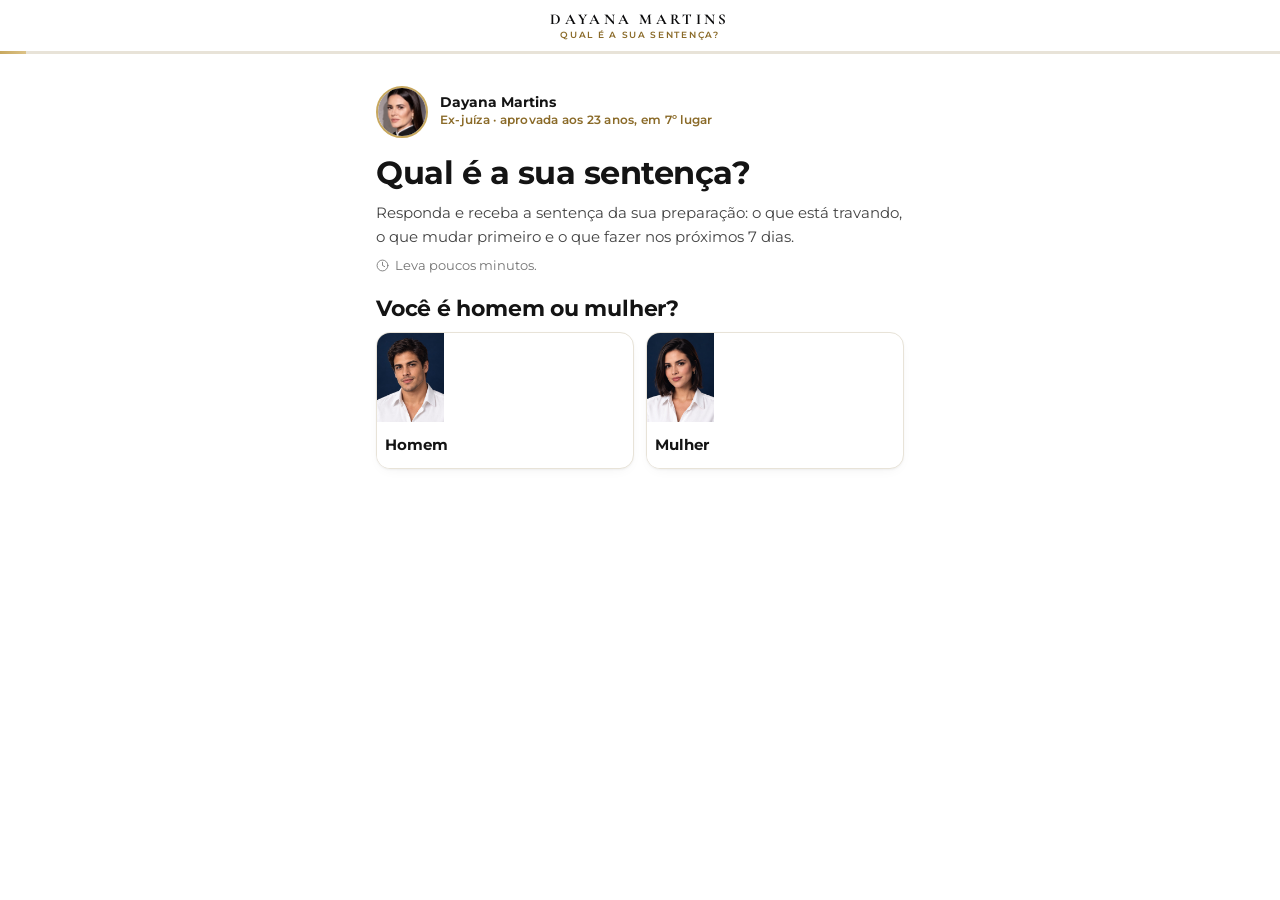
<file: index.html>
<!doctype html>
<html lang="pt-BR">
<head>
  <meta charset="utf-8">
  <meta name="robots" content="noindex, nofollow">
<meta name="viewport" content="width=device-width, initial-scale=1, viewport-fit=cover">
  <title>Qual é a sua sentença? · Dayana Martins</title>
  <meta name="description" content="Responda e receba a sentença da sua preparação: o que está travando, o que mudar primeiro e o que fazer nos próximos 7 dias.">
  <meta name="theme-color" content="#ffffff">
  <meta property="og:type" content="website">
  <meta property="og:locale" content="pt_BR">
  <meta property="og:title" content="Qual é a sua sentença?">
  <meta property="og:description" content="Uma ex-juíza examina a sua preparação. No final, a sentença: por onde começar e o que fazer nos próximos 7 dias.">
  <meta property="og:image" content="assets/img/dayana-toga.jpg">
  <link rel="icon" href="assets/img/favicon.svg" type="image/svg+xml">
  <link rel="preconnect" href="https://fonts.googleapis.com">
  <link rel="preconnect" href="https://fonts.gstatic.com" crossorigin>
  <link href="https://fonts.googleapis.com/css2?family=Cormorant+Garamond:ital,wght@0,500;0,600;0,700;1,500;1,600&family=Montserrat:wght@400;500;600;700&display=swap" rel="stylesheet">
  <link rel="stylesheet" href="assets/css/style.css?v=20261019a">
</head>
<body>
  <header class="topo">
    <div class="topo-in">
      <button type="button" id="voltar" class="voltar" hidden>‹ Voltar</button>
      <div class="marca">Dayana Martins<small>Qual é a sua sentença?</small></div>
    </div>
    <div class="barra" role="progressbar" aria-label="Progresso do teste" aria-valuemin="0" aria-valuemax="100"><i id="progresso"></i></div>
  </header>

  <main id="app" class="app"></main>

  <div id="cta-fixo" class="cta-fixo" hidden></div>

  <noscript><p style="padding:24px;text-align:center">Para responder ao teste, ative o JavaScript do seu navegador.</p></noscript>

  <script src="assets/js/config.js?v=20261019a"></script>
  <script src="assets/js/icons.js?v=20261019a"></script>
  <script src="assets/js/validacao.js?v=20261019a"></script>
  <script src="assets/js/data.js?v=20261019a"></script>
  <script src="assets/js/app.js?v=20261019a"></script>
</body>
</html>
</file>
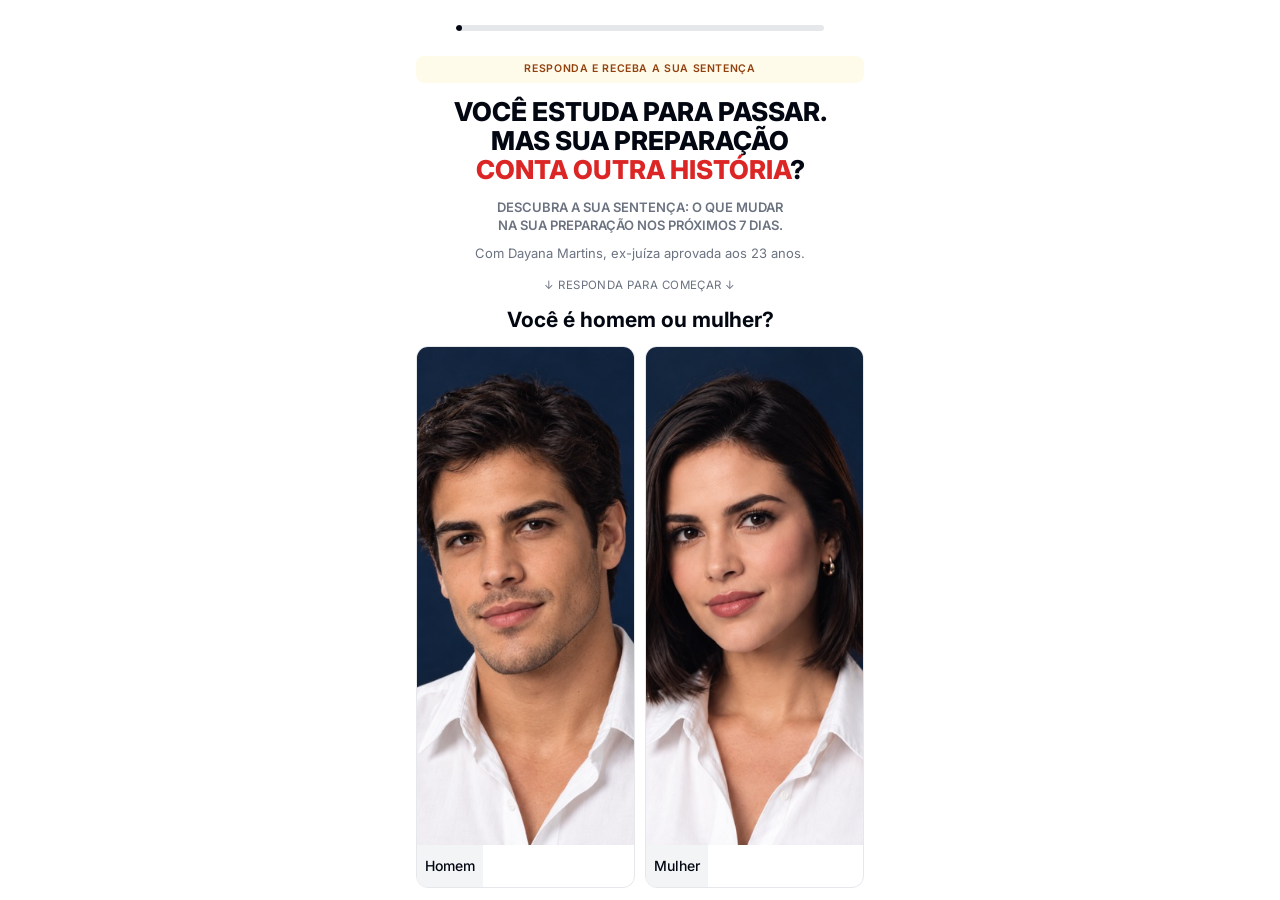
<file: home-sales-b/index.html>
<!doctype html>
<html lang="pt-BR">
<head>
<meta charset="utf-8">
<meta name="robots" content="noindex, nofollow, noarchive">
<meta name="viewport" content="width=device-width, initial-scale=1, viewport-fit=cover">
<title>Qual é a sua sentença? · Dayana Martins</title>
<link rel="preload" as="image" href="img/genero-homem.jpg" fetchpriority="high">
<link rel="preload" as="image" href="img/genero-mulher.jpg" fetchpriority="high">
<link rel="preconnect" href="https://fonts.googleapis.com">
<link rel="preconnect" href="https://fonts.gstatic.com" crossorigin>
<link rel="stylesheet" href="https://fonts.googleapis.com/css2?family=Inter:wght@400;500;600;700;800&display=swap">
<style>
/* Layout: uma tela = uma altura de celular. Coluna única (máx. 480px) em flex vertical:
   topo fixo em altura, conteúdo que encolhe (fotos absorvem a sobra), botão no rodapé dentro da safe area.
   Regra: nada rola. Se a tela não couber, os blocos marcados com data-drop somem por prioridade.
   Visual único e claro por escolha (clone do Home Sales), versão da Dra. Dayana Martins (quiz "Qual é a sua sentença?"). */
:root {
  color-scheme: light;
  --bg: #ffffff;
  --ink: #030712;
  --muted: #6b7280;
  --line: #e5e7eb;
  --soft: #f3f4f6;
  --navy: #14213f;
  --navy-soft: #eef1f8;
  --money: #16a34a;
  --money-soft: #ecfdf3;
  --money-line: #bbf7d0;
  --alert: #dc2626;
  --alert-soft: #fef2f2;
  --alert-line: #fecaca;
  --ico-line: #4ade80;
  --ico-soft: rgba(255, 255, 255, .14);
  --ph-bg: #f6f7fb;
  --ph-line: #b8c0d6;
  --font: "Inter", system-ui, -apple-system, "Segoe UI", Roboto, "Helvetica Neue", Arial, sans-serif;
  --gap: clamp(8px, 1.6dvh, 14px);
  --pad: clamp(9px, 1.7dvh, 14px);
}
* { box-sizing: border-box; }
[hidden] { display: none !important; }
html, body { height: 100%; overflow: hidden; }
body { margin: 0; background: var(--bg); color: var(--muted); font-family: var(--font); font-size: 16px; line-height: 1.4; -webkit-font-smoothing: antialiased; }

.app { height: 100%; max-width: 480px; margin: 0 auto; padding-inline: 16px; display: flex; flex-direction: column; }

/* topo */
.top { flex: none; display: grid; grid-template-columns: 32px 1fr 32px; align-items: center; gap: 8px; padding-block: clamp(6px, 1.4dvh, 12px); }
.back { width: 32px; height: 32px; border: 0; background: transparent; color: var(--ink); font-size: 20px; cursor: pointer; border-radius: 8px; }
.back:disabled { visibility: hidden; }
.back:focus-visible, .opt:focus-visible, .pic:focus-visible, .cta:focus-visible { outline: 2px solid var(--navy); outline-offset: 2px; }
.bar { height: 6px; background: var(--line); border-radius: 99px; overflow: hidden; }
.bar > i { display: block; height: 100%; width: 0; background: var(--ink); border-radius: 99px; transition: width .35s ease; }

/* área da tela */
main { flex: 1 1 0; min-height: 0; display: flex; flex-direction: column; }
.screen { flex: 1 1 0; min-height: 0; display: flex; flex-direction: column; gap: var(--gap); padding-bottom: 12px; overflow: hidden; animation: in .28s ease both; }
.screen > * { flex: none; }
.screen > .fill { flex: 1 1 0; min-height: 110px; }
.pics.four.fill { min-height: 190px; }
.screen.center-y { justify-content: center; }

/* tipografia */
.banner { background: #fffbeb; color: #92400e; font-size: 10.5px; font-weight: 600; letter-spacing: .06em; text-transform: uppercase; text-align: center; padding: 6px 10px; border-radius: 8px; }
h1 { color: var(--ink); font-size: clamp(19px, 3.3dvh, 26px); line-height: 1.12; font-weight: 800; text-align: center; text-transform: uppercase; margin: 0; text-wrap: balance; }
h2 { color: var(--ink); font-size: clamp(17px, 2.9dvh, 21px); line-height: 1.22; font-weight: 700; text-align: center; margin: 0; text-wrap: balance; }
.sub { text-align: center; font-size: clamp(11.5px, 1.8dvh, 13px); font-weight: 600; text-transform: uppercase; margin: 0; text-wrap: balance; }
.hint { text-align: center; font-size: 13px; margin: -4px 0 0; }
.go { text-align: center; font-size: 11.5px; letter-spacing: .04em; }
.hl-money { color: var(--money); }
.hl-alert { color: var(--alert); }
u { text-decoration-thickness: 2px; text-underline-offset: 3px; }
.lead { color: var(--ink); font-size: clamp(13px, 2dvh, 15px); text-align: center; margin: 0; text-wrap: pretty; }
.badge { align-self: center; font-size: 10.5px; font-weight: 700; letter-spacing: .08em; text-transform: uppercase; color: var(--navy); background: var(--navy-soft); padding: 4px 9px; border-radius: 6px; }

/* opções */
.opts { display: grid; gap: clamp(6px, 1.1dvh, 10px); }
.opt { display: flex; align-items: center; gap: 12px; width: 100%; text-align: left; font: inherit; font-size: 14px; color: var(--ink); background: var(--bg); border: 1px solid var(--line); border-radius: 10px; padding: var(--pad) 14px; cursor: pointer; transition: border-color .15s, box-shadow .15s, transform .1s; }
.opt:hover { border-color: #9ca3af; }
.opt:active { transform: scale(.99); }
.opt.on { border-color: var(--ink); box-shadow: 0 0 0 1px var(--ink); }
.opt .em { font-size: 20px; width: 26px; text-align: center; flex: none; }
.opt .tx { min-width: 0; }
.opt .tx small { display: block; color: var(--muted); font-size: 11.5px; margin-top: 1px; }
.opt .box { margin-left: auto; width: 20px; height: 20px; border: 1.5px solid #9ca3af; border-radius: 5px; flex: none; display: grid; place-items: center; font-size: 13px; color: #fff; }
.opt.on .box { background: var(--ink); border-color: var(--ink); }

/* cards com foto: a grade ocupa a sobra da tela e as fotos se ajustam */
.pics { display: grid; grid-template-columns: 1fr 1fr; gap: 10px; }
.pics.two { grid-template-rows: minmax(0, 1fr); }
.pics.four { grid-template-rows: repeat(2, minmax(0, 1fr)); }
.pic { display: flex; flex-direction: column; min-height: 0; padding: 0; overflow: hidden; border-radius: 12px; border: 1px solid var(--line); background: var(--bg); cursor: pointer; font: inherit; color: var(--ink); transition: border-color .15s, box-shadow .15s; }
.pic:hover { border-color: #9ca3af; }
.pic.on { border-color: var(--ink); box-shadow: 0 0 0 1px var(--ink); }
.pic .ph-img { flex: 1 1 0; min-height: 0; background: #f8f8f8; }
.pic img { display: block; width: 100%; height: 100%; object-fit: cover; object-position: center 28%; }
.pic .lbl { flex: none; padding: clamp(7px, 1.3dvh, 11px) 8px; font-size: 14px; font-weight: 500; text-align: center; background: var(--soft); }

/* fotos e inserções */
.media { border-radius: 12px; overflow: hidden; background: var(--navy); }
.media img { display: block; width: 100%; height: 100%; object-fit: cover; }
.media.wp img { object-position: 50% 30%; }
.media.wl img { object-position: 24% 25%; }
.media.wb img { object-position: 50% 22%; }
.media.wc img { object-position: 50% 30%; }
.media.nb img { object-position: 62% 45%; }
.media.ps img { object-position: 50% 45%; }
.media.wa img { object-position: 45% 25%; }
.media.wp2 img { object-position: 45% 30%; }
.media.wbt img { object-position: 50% 18%; }
.media.cap img { object-position: 50% 22%; }
.media.wm img { object-position: 50% 22%; }
.media.mk { background: #0b1b2e; }
.media.vid { background: #000; position: relative; }
.unmute { position: absolute; left: 50%; bottom: 14px; transform: translateX(-50%); border: 0; border-radius: 999px; background: rgba(3, 7, 18, .78); color: #fff; font: inherit; font-size: 13px; font-weight: 700; padding: 9px 14px; cursor: pointer; white-space: nowrap; }
.media.pix { position: relative; background: #e5e7eb; }
.media.pix img { object-position: 50% 38%; }
.ilus { position: absolute; right: 8px; bottom: 8px; font-size: 10px; font-weight: 600; letter-spacing: .04em; color: #fff; background: rgba(3,7,18,.6); padding: 3px 7px; border-radius: 4px; }
.media.vid video { display: block; width: 100%; height: 100%; object-fit: contain; background: #000; }
.media.doc { background: #fff; border: 1px solid var(--line); }
.media.doc img { object-position: 50% 0%; }
.media.mk:not(.gq) { background: none; border-radius: 0; display: flex; align-items: center; justify-content: center; min-height: 0; }
.media.mk:not(.gq) img { width: auto; height: auto; max-width: 100%; max-height: 100%; object-fit: unset; border-radius: 12px; }
.media.mk.gq img { object-fit: cover; object-position: 50% 40%; }
.vs { display: grid; grid-template-columns: 1fr 1fr; gap: 8px; }
.vs-col { display: grid; gap: 3px; align-content: start; border-radius: 10px; padding: clamp(8px, 1.4dvh, 12px) 11px; font-size: 12.5px; color: var(--ink); }
.vs-col b { font-size: 13px; margin-bottom: 2px; }
.vs-col span::before { margin-right: 5px; font-weight: 800; }
.vs-col.bad { background: var(--alert-soft); border: 1px solid var(--alert-line); }
.vs-col.bad span::before { content: "✕"; color: var(--alert); }
.vs-col.good { background: var(--money-soft); border: 1px solid var(--money-line); }
.vs-col.good span::before { content: "✓"; color: var(--money); }
.duo { display: grid; grid-template-columns: 1fr 1fr; gap: 10px; }
.duo > * { min-height: 0; height: 100%; }
.ph { display: flex; flex-direction: column; justify-content: center; align-items: center; gap: 4px; text-align: center; padding: 10px; background: var(--ph-bg); border: 1.5px dashed var(--ph-line); border-radius: 12px; color: #4b5577; font-size: 11.5px; line-height: 1.3; overflow: hidden; }
.ph .tag { font-size: 9.5px; font-weight: 700; letter-spacing: .1em; color: var(--navy); background: #dfe5f3; padding: 3px 6px; border-radius: 4px; }
.ph strong { color: var(--ink); font-size: 12.5px; font-weight: 600; }

.facts { display: grid; gap: 6px; margin: 0; padding: 0; list-style: none; }
.facts li { display: flex; gap: 9px; align-items: flex-start; font-size: clamp(12.5px, 1.9dvh, 14px); color: var(--ink); background: #f9fafb; border: 1px solid var(--line); border-radius: 10px; padding: clamp(7px, 1.2dvh, 10px) 11px; }
.facts.tight { gap: 2px; } .facts.tight li { background: none; border: 0; padding: 2px 4px; }
.facts .ck { color: var(--money); font-weight: 800; flex: none; }
.quote { background: var(--navy); color: #fff; border-radius: 12px; padding: clamp(10px, 1.7dvh, 15px) 15px; font-size: clamp(13px, 2dvh, 15px); line-height: 1.4; font-weight: 500; }
.quote cite { display: block; margin-top: 6px; font-style: normal; font-size: 11.5px; color: #c7d0e6; font-weight: 400; }
.echo { background: var(--money-soft); border: 1px solid var(--money-line); color: #14532d; border-radius: 10px; padding: clamp(8px, 1.4dvh, 12px) 12px; font-size: 13.5px; text-align: center; }
.echo b { color: var(--money); }

/* rodapé: no fluxo, sempre visível, dentro da safe area */
.foot { flex: none; padding-block: 8px calc(14px + env(safe-area-inset-bottom, 0px)); }
.cta { display: block; width: 100%; border: 0; border-radius: 10px; background: var(--ink); color: #fff; font: inherit; font-size: 15px; font-weight: 600; padding: clamp(12px, 2dvh, 15px); cursor: pointer; }
.cta:disabled { background: #d1d5db; cursor: not-allowed; }

.real { align-self: center; background: var(--money); color: #fff; font-weight: 800; font-size: clamp(18px, 3dvh, 22px); text-align: center; padding: 12px 18px; border-radius: 12px; letter-spacing: .01em; }
.calc { display: grid; justify-items: center; gap: 4px; border: 2px solid var(--money); border-radius: 14px; padding: clamp(12px, 2.4dvh, 20px) 14px; text-align: center; }
.calc span { color: var(--ink); font-size: clamp(24px, 4.4dvh, 32px); font-weight: 800; line-height: 1.1; }
.calc small { font-size: 13px; color: var(--muted); }
.load { display: grid; gap: 8px; }
.load-top { display: flex; justify-content: space-between; gap: 12px; font-size: 13px; color: var(--ink); }
.load-top b { font-variant-numeric: tabular-nums; }
.load-bar { height: 10px; background: var(--line); border-radius: 99px; overflow: hidden; }
.load-bar i { display: block; height: 100%; width: 0; background: var(--money); border-radius: 99px; }

.selo { background: var(--money); color: #fff; font-weight: 800; font-size: clamp(13px, 2.1dvh, 16px); line-height: 1.25; text-align: center; padding: clamp(9px, 1.6dvh, 13px) 14px; border-radius: 12px; text-wrap: balance; }
.cmp, .ad { display: grid; grid-template-columns: 1fr 1fr; gap: 10px; }
.cmp-col, .ad-col { display: grid; gap: 6px; align-content: start; min-width: 0; }
.ad-col { display: flex; flex-direction: column; gap: 6px; border: 1px solid var(--line); border-radius: 12px; padding: 8px 8px 10px; }
.ad-col.good { border-color: var(--money); box-shadow: 0 0 0 1px var(--money); }
.who { position: relative; flex: 1 1 0; min-height: 64px; border-radius: 8px; overflow: hidden; background: var(--soft); }
.who img { display: block; width: 100%; height: 100%; object-fit: cover; object-position: center 25%; }
.who.bad::after { content: ""; position: absolute; inset: 0; background: linear-gradient(to top, rgba(127, 29, 29, .45), rgba(127, 29, 29, 0) 55%); }
.who.good::after { content: ""; position: absolute; inset: 0; background: linear-gradient(to top, rgba(20, 83, 45, .5), rgba(20, 83, 45, 0) 55%); }
.who .cap { position: absolute; z-index: 1; left: 6px; right: 6px; bottom: 6px; color: #fff; font-size: 11px; font-weight: 700; line-height: 1.2; text-align: center; }
.cmp-h { font-size: 12px; text-align: center; padding: 5px; border-radius: 6px; }
.cmp-h.bad { background: var(--alert-soft); color: var(--alert); }
.cmp-h.good { background: var(--money-soft); color: var(--money); }
.br { display: grid; gap: 3px; font-size: 11.5px; color: var(--ink); }
.br-t { height: 7px; background: var(--line); border-radius: 99px; overflow: hidden; }
.br-t i { display: block; height: 100%; border-radius: 99px; }
.br-t i.bad { background: var(--alert); }
.br-t i.good { background: var(--money); }
.said { color: var(--ink); font-size: 14px; }
.bad-echo { background: var(--alert-soft); border-color: var(--alert-line); color: #7f1d1d; }
.bad-echo b { color: var(--alert); }
.rot { list-style: none; margin: 0; padding: 0; display: grid; gap: 8px; counter-reset: r; }
.rot li { counter-increment: r; display: grid; grid-template-columns: 34px 1fr; column-gap: 10px; align-items: center; border: 1px solid var(--line); border-radius: 12px; padding: clamp(9px, 1.6dvh, 13px) 12px; color: var(--ink); }
.rot li::before { content: counter(r); grid-row: span 2; width: 34px; height: 34px; border-radius: 50%; display: grid; place-items: center; background: var(--navy); color: #fff; font-weight: 800; }
.rot li b { font-size: 15px; }
.rot li span { font-size: 12.5px; color: var(--muted); }
.rot li.me { border-color: var(--money); box-shadow: 0 0 0 1px var(--money); background: var(--money-soft); }
.rot li.me::before { background: var(--money); }
.trilha { display: grid; grid-template-rows: repeat(4, minmax(0, 1fr)); border-left: 3px solid var(--line); margin-left: 10px; padding-left: 18px; }
.tr-step { position: relative; display: grid; align-content: center; gap: 1px; }
.tr-step i { position: absolute; left: -27px; top: 50%; width: 15px; height: 15px; margin-top: -8px; border-radius: 50%; background: var(--bg); border: 3px solid var(--navy); }
.tr-step b { color: var(--ink); font-size: 14px; }
.tr-step span { font-size: 12px; }
.tr-step.goal i { background: var(--money); border-color: var(--money); }
.tr-step.goal b { color: var(--money); }
.lead-form { display: grid; gap: 10px; }
.lead-form label { display: grid; gap: 4px; font-size: 12.5px; font-weight: 600; color: var(--ink); }
.lead-form input { font: inherit; font-size: 16px; color: var(--ink); background: var(--bg); border: 1px solid #d1d5db; border-radius: 10px; padding: 11px 12px; width: 100%; }
.lead-form input:focus { outline: 2px solid var(--navy); outline-offset: 1px; border-color: var(--navy); }
.err { margin: 0; color: var(--alert); font-size: 13px; font-weight: 600; }
.plist { gap: clamp(6px, 1.2dvh, 12px); }
.plist li { font-size: clamp(12px, 2.1dvh, 16px); line-height: 1.3; padding: 5px 10px 5px 5px; gap: 10px; }
.plist li { align-items: center; padding: 6px 10px 6px 6px; min-height: 0; }
.th { flex: none; width: clamp(40px, 9dvh, 104px); aspect-ratio: 1 / 1; border-radius: 8px; overflow: hidden; background: var(--soft); }
.th img { display: block; width: 100%; height: 100%; object-fit: cover; object-position: center 25%; }
.th.doc img { object-position: center top; }
.th.ico svg { display: block; width: 100%; height: 100%; }
.th.ico svg text { stroke: none; font-family: var(--font); }

/* ===== Fase 5 · página de oferta (visual escuro e dourado, modelado na referência) ===== */
:root { --p-bg: #07090f; --p-card: #10141f; --p-line: rgba(255, 255, 255, .1); --p-text: #f3f4f6; --p-muted: #a3a9b8; --gold-1: #f6dc95; --gold-2: #d4a24c; }
body.pitch-mode { background: var(--p-bg); }
body.pitch-mode .back { color: var(--p-text); }
body.pitch-mode .bar { background: rgba(255, 255, 255, .14); }
body.pitch-mode .bar > i { background: linear-gradient(90deg, var(--gold-1), var(--gold-2)); }
body.pitch-mode .cta { background: linear-gradient(180deg, var(--gold-1), var(--gold-2)); color: #1a1205; font-weight: 800; letter-spacing: .02em; box-shadow: 0 0 24px rgba(233, 196, 106, .35); border-radius: 999px; }
body.pitch-mode .foot { background: linear-gradient(to top, var(--p-bg) 75%, rgba(7, 9, 15, 0)); }
.screen.scroll { display: block; overflow-y: auto; overflow-x: hidden; padding-bottom: 24px; color: var(--p-muted); scrollbar-width: none; }
.screen.scroll::-webkit-scrollbar { display: none; }
.p-hero { display: grid; gap: 14px; text-align: center; padding-bottom: 8px; }
.p-photo { margin-inline: -16px; aspect-ratio: 4 / 4.2; max-height: 52dvh; position: relative; overflow: hidden; }
.p-photo img { width: 100%; height: 100%; object-fit: cover; object-position: center 15%; display: block; }
.p-photo::after { content: ""; position: absolute; inset: 0; background: linear-gradient(to bottom, rgba(7, 9, 15, 0) 45%, var(--p-bg) 98%); }
.p-logo { display: flex; align-items: center; justify-content: center; gap: 10px; margin-top: -64px; position: relative; z-index: 1; }
.p-logo svg { width: 46px; height: 46px; flex: none; }
.p-logo svg text { font-family: var(--font); }
.p-logo div { display: grid; text-align: left; line-height: 1.05; }
.p-logo small { font-size: 10.5px; color: var(--p-muted); letter-spacing: .04em; }
.p-logo b { font-size: 20px; color: var(--p-text); letter-spacing: .01em; }
.p-hero hr { border: 0; height: 1px; background: var(--p-line); margin: 2px 0; }
.p-h1 { color: var(--p-text); font-size: clamp(21px, 5.6vw, 26px); line-height: 1.22; font-weight: 600; margin: 0; text-transform: none; text-align: center; text-wrap: balance; }
.gold { background: linear-gradient(90deg, var(--gold-1), var(--gold-2)); -webkit-background-clip: text; background-clip: text; color: transparent; }
.p-sub { margin: 0; font-size: 15px; line-height: 1.6; color: var(--p-muted); text-wrap: pretty; }
.p-sub b, .p-txt b { color: var(--p-text); }
.p-btn { display: block; width: 100%; border: 0; border-radius: 999px; padding: 17px 16px; font: inherit; font-size: 16px; font-weight: 800; letter-spacing: .02em; color: #1a1205; background: linear-gradient(180deg, var(--gold-1), var(--gold-2)); box-shadow: 0 0 28px rgba(233, 196, 106, .35); cursor: pointer; }
.p-btn:focus-visible { outline: 2px solid var(--p-text); outline-offset: 3px; }
.p-mini { margin: 0; font-size: 12px; letter-spacing: .1em; color: var(--p-muted); text-align: center; }
.p-sec { display: grid; gap: 14px; padding-block: 28px; border-top: 1px solid var(--p-line); }
.p-h2 { color: var(--p-text); font-size: 21px; line-height: 1.25; font-weight: 700; margin: 0; text-align: center; text-wrap: balance; }
.p-txt { margin: 0; font-size: 15px; line-height: 1.6; }
.p-check { list-style: none; margin: 0; padding: 0; display: grid; gap: 10px; }
.p-check li { position: relative; padding-left: 28px; font-size: 14.5px; line-height: 1.5; color: var(--p-text); }
.p-check li::before { content: "✓"; position: absolute; left: 0; top: 0; width: 20px; height: 20px; border-radius: 50%; display: grid; place-items: center; font-size: 12px; font-weight: 800; color: #1a1205; background: linear-gradient(180deg, var(--gold-1), var(--gold-2)); }
.p-check li b { color: var(--gold-1); }
.p-img { border-radius: 14px; overflow: hidden; }
.p-img img { display: block; width: 100%; height: auto; }
.p-quote { margin: 0; padding: 14px 16px; border-left: 3px solid var(--gold-2); background: var(--p-card); border-radius: 0 10px 10px 0; color: var(--p-text); font-size: 15px; font-style: italic; }
.rot.dark li { background: var(--p-card); border-color: var(--p-line); color: var(--p-text); }
.rot.dark li::before { background: linear-gradient(180deg, var(--gold-1), var(--gold-2)); color: #1a1205; }
.rot.dark li span { color: var(--p-muted); }
.p-steps { display: grid; gap: 10px; }
.p-step { background: var(--p-card); border: 1px solid var(--p-line); border-radius: 12px; padding: 14px; display: grid; gap: 8px; }
.p-tag { justify-self: start; font-size: 11px; font-weight: 700; letter-spacing: .08em; text-transform: uppercase; color: var(--gold-1); }
.p-step ol { margin: 0; padding-left: 22px; display: grid; gap: 6px; color: var(--p-text); font-size: 14px; }
.p-step li::marker { color: var(--gold-2); font-weight: 700; }
.ph.dark { background: var(--p-card); border-color: rgba(233, 196, 106, .4); color: var(--p-muted); min-height: 120px; }
.ph.dark strong { color: var(--p-text); }
.ph.dark .tag { background: rgba(233, 196, 106, .15); color: var(--gold-1); }
.bns { display: grid; gap: 14px; }
.bn { display: grid; grid-template-columns: 120px 1fr; gap: 12px; background: var(--p-card); border: 1px solid var(--p-line); border-radius: 14px; padding: 10px; align-items: center; }
.bn.hot { border-color: var(--gold-2); box-shadow: 0 0 0 1px var(--gold-2), 0 0 24px rgba(233, 196, 106, .18); }
.bn-img { border-radius: 10px; overflow: hidden; aspect-ratio: 4 / 3; background: #0b1b2e; }
.bn-img img { width: 100%; height: 100%; object-fit: cover; display: block; }
.bn-img .ph { height: 100%; min-height: 0; padding: 6px; font-size: 10px; }
.bn-img .ph strong { font-size: 11px; }
.bn-tx { display: grid; gap: 3px; min-width: 0; font-size: 13px; line-height: 1.4; }
.bn-tx b { color: var(--p-text); font-size: 14px; }
.bn-tx small { color: var(--p-muted); font-size: 12px; }
.bn-tx em { font-style: normal; color: var(--gold-1); font-weight: 700; font-size: 12.5px; }
.pill { justify-self: start; font-size: 10px; font-weight: 800; letter-spacing: .06em; text-transform: uppercase; color: #1a1205; background: linear-gradient(180deg, var(--gold-1), var(--gold-2)); padding: 3px 8px; border-radius: 999px; margin-bottom: 2px; }
.p-offer { text-align: center; }
.stack { list-style: none; margin: 0; padding: 0; display: grid; gap: 0; text-align: left; background: var(--p-card); border: 1px solid var(--p-line); border-radius: 12px; }
.stack li { display: flex; justify-content: space-between; gap: 12px; padding: 10px 14px; border-bottom: 1px solid var(--p-line); font-size: 13.5px; color: var(--p-text); }
.stack li:last-child { border-bottom: 0; }
.stack li b { color: var(--p-muted); font-weight: 600; font-variant-numeric: tabular-nums; white-space: nowrap; }
.p-total { margin: 0; font-size: 15px; color: var(--p-text); }
.p-total s, .p-from s { color: #ef4444; }
.coupon { justify-self: center; border: 1px dashed var(--gold-2); color: var(--gold-1); border-radius: 8px; padding: 8px 14px; font-size: 13px; }
.p-from { margin: 0; font-size: 15px; color: var(--p-muted); }
.p-price { margin: -6px 0 0; font-size: 56px; line-height: 1; font-weight: 800; letter-spacing: -.02em; }
.p-price { background: linear-gradient(180deg, var(--gold-1), var(--gold-2)); -webkit-background-clip: text; background-clip: text; color: transparent; }
.p-guar { justify-items: center; text-align: center; }
.p-guar svg { width: 92px; height: 92px; }
.p-guar svg text { font-family: var(--font); }
.faq { display: grid; gap: 8px; }
.faq details { background: var(--p-card); border: 1px solid var(--p-line); border-radius: 10px; padding: 0 14px; }
.faq summary { cursor: pointer; padding: 13px 0; color: var(--p-text); font-weight: 600; font-size: 14.5px; list-style: none; display: flex; justify-content: space-between; gap: 12px; }
.faq summary::-webkit-details-marker { display: none; }
.faq summary::after { content: "+"; color: var(--gold-1); font-weight: 800; }
.faq details[open] summary::after { content: "–"; }
.faq p { margin: 0 0 14px; font-size: 14px; line-height: 1.55; }
.todo { color: var(--gold-1); font-weight: 600; }
.p-foot { border-top: 1px solid var(--p-line); padding-top: 18px; display: grid; gap: 6px; font-size: 11px; text-align: center; color: #6b7280; }
.p-foot p { margin: 0; }
#toast { position: fixed; left: 50%; bottom: calc(96px + env(safe-area-inset-bottom, 0px)); transform: translate(-50%, 12px); opacity: 0; pointer-events: none; background: #111827; color: #fff; font-size: 13.5px; padding: 10px 16px; border-radius: 10px; transition: opacity .2s, transform .2s; z-index: 20; max-width: calc(100% - 32px); text-align: center; }
#toast.on { opacity: 1; transform: translate(-50%, 0); }

/* ===== Fase 5 · página de vendas clonada do Home Sales (claro, CTA verde fixo) ===== */
.screen.scroll { color: var(--muted); }
.screen.scroll > * + * { margin-top: 16px; }
.v-h1 { color: var(--ink); font-size: clamp(19px, 5.2vw, 23px); line-height: 1.2; font-weight: 800; text-transform: uppercase; text-align: center; margin: 0; text-wrap: balance; }
.v-h2 { color: var(--ink); font-size: clamp(18px, 5vw, 21px); line-height: 1.25; font-weight: 800; text-align: center; margin: 32px 0 0 !important; text-wrap: balance; }
.v-h3 { color: var(--ink); font-size: 18px; font-weight: 700; text-align: center; margin-bottom: 0; }
.v-p { margin: 0; font-size: 15px; line-height: 1.55; color: var(--ink); }
.v-p.center, .center { text-align: center; }
.v-big { margin: 0; color: var(--ink); font-size: 19px; line-height: 1.3; font-weight: 800; text-align: center; text-wrap: balance; }
.v-ad { display: grid; grid-template-columns: 1fr 1fr; gap: 10px; text-align: left; }
.v-ad > div { display: grid; gap: 4px; }
.v-ad b { text-align: center; color: var(--ink); font-size: 16px; font-weight: 800; }
.v-pic { aspect-ratio: 1 / 1; border-radius: 12px; overflow: hidden; background: var(--soft); }
.v-pic img { width: 100%; height: 100%; object-fit: cover; object-position: center 50%; display: block; }
.v-pic svg { display: block; width: 100%; height: 100%; }
.v-pic svg text { font-family: var(--font); }
.v-ad span { color: var(--ink); font-size: 13px; font-weight: 600; }
.v-ad small { font-size: 12px; font-weight: 600; }
.v-ad small.neg { color: var(--alert); } .v-ad small.pos { color: var(--money); }
.v-sl { display: block; height: 6px; border-radius: 99px; background: var(--line); position: relative; }
.v-sl::before { content: ""; position: absolute; left: 0; top: 0; bottom: 0; border-radius: 99px; }
.v-sl::after { content: ""; position: absolute; top: 50%; width: 14px; height: 14px; margin-top: -7px; border-radius: 50%; background: #fff; border: 2px solid #9ca3af; }
.v-sl.neg::before { width: 18%; background: var(--alert); } .v-sl.neg::after { left: 15%; }
.v-sl.pos::before { width: 88%; background: var(--money); } .v-sl.pos::after { left: calc(88% - 10px); }
.v-scroll { background: var(--alert-soft); border: 1px solid var(--alert-line); color: var(--alert); border-radius: 10px; text-align: center; font-size: 12.5px; font-weight: 700; padding: 12px; line-height: 1.7; }
.v-ph { min-height: 160px; }
.v-img { border-radius: 14px; overflow: hidden; }
.v-img img { display: block; width: 100%; height: auto; }
.v-stats { display: grid; gap: 8px; }
.v-stats div { background: var(--navy); color: #dfe5f3; border-radius: 10px; padding: 12px 14px; font-size: 13px; text-align: center; line-height: 1.4; }
.v-stats b { color: #fff; }
.v-need { list-style: none; margin: 0; padding: 0; display: grid; gap: 8px; }
.v-need li { display: flex; gap: 12px; align-items: center; border: 1px solid var(--line); border-radius: 10px; padding: 12px; color: var(--ink); font-size: 13.5px; font-weight: 700; }
.v-need li span { font-size: 22px; }
.v-quiz { display: grid; gap: 6px; background: var(--money-soft); border: 1px solid var(--money-line); border-radius: 12px; padding: 14px; color: #14532d; font-size: 14px; }
.v-quiz b { color: var(--ink); }
.v-ok { margin: 0; text-align: center; background: var(--money); color: #fff; font-weight: 800; border-radius: 10px; padding: 12px; font-size: 16px; }
.v-best { list-style: none; margin: 0; padding: 0; display: grid; gap: 6px; }
.v-best li { color: var(--ink); font-weight: 700; font-size: 14px; padding-left: 26px; position: relative; }
.v-best li::before { content: "✓"; position: absolute; left: 0; color: var(--money); font-weight: 800; }
.v-brand { display: grid; justify-items: center; background: var(--navy); color: #fff; border-radius: 14px; padding: 18px; }
.v-brand small { color: #c7d0e6; font-size: 12px; }
.v-brand b { font-size: 26px; letter-spacing: .01em; }
.v-src { border: 1px solid var(--line); border-radius: 12px; padding: 14px; display: grid; gap: 6px; }
.v-src b { color: var(--ink); font-size: 15px; }
.v-src p { margin: 0; font-size: 13px; color: var(--muted); }
.v-range { margin: 0; text-align: center; font-size: 30px; font-weight: 800; color: var(--money); }
.v-all { display: grid; gap: 6px; text-align: center; color: var(--ink); font-size: 14px; font-weight: 600; }
.v-all b { font-size: 15px; }
.v-step { border-left: 4px solid var(--money); background: #f9fafb; border-radius: 0 10px 10px 0; padding: 12px 14px; }
.v-step b { color: var(--ink); font-size: 15px; }
.v-step p { margin: 4px 0 0; font-size: 13.5px; }
.v-bns { display: grid; gap: 14px; }
.v-bn { position: relative; display: grid; gap: 6px; border: 1px solid var(--line); border-radius: 14px; padding: 12px; text-align: center; }
.v-bn.hot { border-color: var(--money); box-shadow: 0 0 0 1px var(--money); }
.v-pill { justify-self: center; background: var(--money); color: #fff; font-size: 10.5px; font-weight: 800; letter-spacing: .06em; padding: 4px 10px; border-radius: 999px; }
.v-bn-img { aspect-ratio: 4 / 3; border-radius: 10px; overflow: hidden; background: #0b1b2e; }
.v-bn-img img { width: 100%; height: 100%; object-fit: cover; object-position: center top; display: block; }
.v-bn-img .ph { height: 100%; border-radius: 10px; }
.v-bn b { color: var(--ink); font-size: 15px; }
.v-bn p { margin: 0; font-size: 12.5px; }
.v-bn small { font-size: 13px; color: var(--ink); font-weight: 600; }
.v-stack { list-style: none; margin: 0; padding: 0; border: 1px solid var(--line); border-radius: 12px; }
.v-stack li { display: flex; justify-content: space-between; align-items: center; gap: 12px; padding: 10px 12px; border-bottom: 1px solid var(--line); font-size: 12.5px; color: var(--ink); font-weight: 600; }
.v-stack li:last-child { border-bottom: 0; }
.tbd { display: inline-block; background: #fef3c7; color: #92400e; border: 1px dashed #f59e0b; border-radius: 6px; padding: 1px 6px; font-size: .85em; font-weight: 700; white-space: nowrap; }
.v-timer { display: flex; justify-content: center; align-items: baseline; gap: 4px; color: var(--alert); }
.v-timer b { font-size: 34px; font-weight: 800; font-variant-numeric: tabular-nums; }
.v-timer small { font-size: 12px; } .v-timer span { font-size: 28px; font-weight: 800; }
.v-price { display: grid; gap: 8px; justify-items: center; text-align: center; border: 2px solid var(--money); border-radius: 16px; padding: 16px; }
.v-off { background: var(--alert); color: #fff; font-size: 11.5px; font-weight: 800; padding: 5px 10px; border-radius: 6px; }
.v-off .tbd { background: #fff; }
.v-price > b { color: var(--ink); font-size: 15px; }
.v-47 { margin: 0; color: var(--money); font-size: 46px; font-weight: 800; line-height: 1; }
.v-47 small { font-size: 15px; color: var(--muted); font-weight: 600; }
.v-buy { width: 100%; border: 0; border-radius: 10px; background: var(--money); color: #fff; font: inherit; font-size: 16px; font-weight: 800; padding: 16px; cursor: pointer; }
.v-guar { display: grid; justify-items: center; gap: 6px; text-align: center; }
.v-guar svg { width: 90px; height: 90px; } .v-guar svg text { font-family: var(--font); }
.v-faq { display: grid; gap: 8px; }
.v-faq details { border: 1px solid var(--line); border-radius: 10px; padding: 0 14px; }
.v-faq summary { cursor: pointer; padding: 13px 0; color: var(--ink); font-weight: 700; font-size: 14px; list-style: none; display: flex; justify-content: space-between; gap: 12px; }
.v-faq summary::-webkit-details-marker { display: none; }
.v-faq summary::after { content: "+"; color: var(--money); font-weight: 800; }
.v-faq details[open] summary::after { content: "–"; }
.v-faq p { margin: 0 0 14px; font-size: 13.5px; line-height: 1.55; color: var(--ink); }
.v-foot { border-top: 1px solid var(--line); padding-top: 16px; margin-top: 28px !important; display: grid; gap: 8px; font-size: 11px; color: var(--muted); text-align: center; }
.v-foot p { margin: 0; line-height: 1.5; }
body:has(.screen.scroll) .cta { background: var(--money); font-weight: 800; letter-spacing: .02em; }
.ba { display: grid; grid-template-rows: minmax(0, 1fr) auto minmax(0, 1fr); gap: 6px; }
.ba-row { display: grid; grid-template-columns: minmax(0, 38%) 1fr; gap: 10px; align-items: stretch; border: 1px solid var(--line); border-radius: 12px; padding: 8px; min-height: 0; }
.ba-row.bad { background: var(--alert-soft); border-color: var(--alert-line); }
.ba-row.good { background: var(--money-soft); border-color: var(--money); }
.ba-pic { position: relative; border-radius: 8px; overflow: hidden; min-height: 0; }
.ba-pic img { display: block; width: 100%; height: 100%; object-fit: cover; object-position: center 22%; }
.ba-row:has(.phone) { grid-template-columns: auto 1fr; align-items: center; }
.ba-pic.phone { background: #dcc3c9; height: clamp(130px, 30dvh, 300px); aspect-ratio: 140 / 220; width: auto; }
.ba-pic.phone svg { display: block; width: 100%; height: 100%; }
.ba-pic.phone svg text { font-family: var(--font); }
.ba-pic span { position: absolute; left: 6px; top: 6px; font-size: 10.5px; font-weight: 800; letter-spacing: .06em; color: #fff; padding: 3px 7px; border-radius: 5px; }
.bad .ba-pic span { background: var(--alert); } .good .ba-pic span { background: var(--money); }
.ba-bars { display: grid; align-content: center; gap: clamp(3px, .8dvh, 8px); min-width: 0; }
.ba-arrow { text-align: center; font-size: 12px; font-weight: 700; color: var(--money); }

/* ===== Checkout (protótipo) ===== */
.ck-top { display: flex; justify-content: space-between; gap: 8px; flex-wrap: wrap; font-size: 12px; color: var(--money); font-weight: 700; }
.ck-prod { display: grid; grid-template-columns: 92px 1fr; gap: 12px; align-items: center; border: 1px solid var(--line); border-radius: 12px; padding: 10px; }
.ck-cover { width: 100%; object-fit: cover; aspect-ratio: 3 / 4; border-radius: 8px; background: linear-gradient(160deg, #1b2c52, #0b1b2e); color: #fff; display: grid; align-content: center; justify-items: center; text-align: center; padding: 6px; }
img.ck-cover { padding: 0; display: block; }
.ck-cover span { font-size: 8px; color: #c7d0e6; } .ck-cover b { font-size: 13px; line-height: 1.1; color: #4ade80; }
.ck-prod b { color: var(--ink); font-size: 14px; } .ck-prod small { display: block; font-size: 12px; margin-top: 2px; }
.ck-price { margin: 6px 0 0; color: var(--money); font-size: 22px; font-weight: 800; } .ck-price s { color: var(--muted); font-size: 14px; font-weight: 500; margin-right: 4px; }
.ck-form { display: grid; gap: 10px; }
.ck-h { margin: 8px 0 0; color: var(--ink); font-size: 15px; }
.ck-form label { display: grid; gap: 4px; font-size: 12.5px; font-weight: 600; color: var(--ink); min-width: 0; }
.ck-form input[type=text], .ck-form input[type=email], .ck-form input[type=tel], .ck-form select { font: inherit; font-size: 16px; color: var(--ink); background: var(--bg); border: 1px solid #d1d5db; border-radius: 10px; padding: 11px 12px; width: 100%; min-width: 0; }
.ck-form input:disabled, .ck-form select:disabled { background: var(--soft); color: var(--muted); }
.ck-form input:focus, .ck-form select:focus { outline: 2px solid var(--money); outline-offset: 1px; }
.ck-2 { display: grid; grid-template-columns: 1fr 1fr; gap: 10px; }
.ck-pay { display: grid; grid-template-columns: repeat(2, 1fr); gap: 8px; }
.ck-pay button { font: inherit; font-size: 14px; font-weight: 700; color: var(--ink); background: var(--bg); border: 1px solid var(--line); border-radius: 10px; padding: 11px 6px; cursor: pointer; }
.ck-pay button.on { border-color: var(--money); box-shadow: 0 0 0 1px var(--money); color: var(--money); background: var(--money-soft); }
.ck-panel { display: grid; gap: 10px; } .ck-panel p { margin: 0; font-size: 13px; color: var(--ink); }
.ck-note { background: #fffbeb; border: 1px dashed #f59e0b; border-radius: 8px; padding: 8px 10px; color: #92400e !important; font-size: 12px !important; }
.ck-bump { display: grid !important; grid-template-columns: auto 1fr; gap: 10px !important; align-items: start; border: 2px dashed var(--alert); background: #fffbeb; border-radius: 12px; padding: 12px; cursor: pointer; }
.ck-bump input { width: 20px; height: 20px; margin-top: 2px; accent-color: var(--money); }
.ck-bump span { display: grid; gap: 4px; } .ck-bump b { color: var(--alert); font-size: 13.5px; } .ck-bump small { font-weight: 400; color: var(--muted); font-size: 12px; } .ck-bump em { font-style: normal; color: var(--money); font-weight: 800; }
.ck-sum { border: 1px solid var(--line); border-radius: 12px; padding: 4px 12px; }
.ck-sum div { display: flex; justify-content: space-between; gap: 10px; padding: 8px 0; font-size: 13.5px; color: var(--ink); border-bottom: 1px solid var(--line); }
.ck-sum div:last-child { border-bottom: 0; } .ck-sum .tot b { color: var(--money); font-size: 17px; }
.ck-err { margin: 0; color: var(--alert); font-size: 13px; font-weight: 600; }
.ck-trust { display: grid; grid-template-columns: 1fr 1fr; gap: 8px; }
.ck-trust div { border: 1px solid var(--line); border-radius: 10px; padding: 10px; display: grid; gap: 2px; text-align: center; }
.ck-trust b { color: var(--ink); font-size: 13px; } .ck-trust small { font-size: 11.5px; }
.ck-legal { margin: 0; font-size: 11px; text-align: center; color: var(--muted); }
.ck-hint { font-weight: 400; font-size: 12px; color: var(--muted); }
.ck-bumps { display: grid; gap: 10px; }
.ck-bump.on { border-style: solid; border-color: var(--money); background: var(--money-soft); }
.ck-bump em s { color: var(--alert); font-weight: 600; margin-right: 4px; }
.ck-clock { display: grid; gap: 6px; border: 1px solid var(--alert-line); background: var(--alert-soft); border-radius: 10px; padding: 10px 12px; }
.ck-clock-top { display: flex; justify-content: space-between; align-items: center; gap: 10px; font-size: 13px; font-weight: 700; color: var(--alert); }
.ck-clock-top b { font-size: 22px; font-weight: 800; font-variant-numeric: tabular-nums; }
.ck-thermo { height: 8px; border-radius: 99px; background: #fff; overflow: hidden; border: 1px solid var(--alert-line); }
.ck-thermo i { display: block; height: 100%; width: 100%; background: linear-gradient(90deg, #f59e0b, var(--alert)); border-radius: 99px; transition: width 1s linear; }
.v-guar-img { max-width: 320px; width: 100%; }
.ty-ok { display: grid; justify-items: center; } .ty-ok svg { width: 64px; height: 64px; }
.ty-prod { border-color: var(--money-line); } .ty-prod .v-pill { justify-self: start; margin-bottom: 4px; display: inline-block; } .ty-prod b { display: block; }
.ty-vid { aspect-ratio: 16 / 9; }
.ty-box { border: 1px solid var(--money-line); background: var(--money-soft); border-radius: 12px; padding: 14px; display: grid; gap: 8px; color: var(--ink); }
.ty-steps { margin: 0; padding: 0; list-style: none; counter-reset: t; display: grid; gap: 10px; }
.ty-steps li { counter-increment: t; display: grid; grid-template-columns: 34px 1fr; column-gap: 10px; align-items: start; border: 1px solid var(--line); border-radius: 12px; padding: 12px; }
.ty-steps li::before { content: counter(t); grid-row: span 2; width: 34px; height: 34px; border-radius: 50%; display: grid; place-items: center; background: var(--money); color: #fff; font-weight: 800; }
.ty-steps b { color: var(--ink); font-size: 14.5px; } .ty-steps span { font-size: 13px; line-height: 1.45; }
.ty-vip { display: grid; gap: 12px; border: 2px solid var(--navy); border-radius: 16px; padding: 16px; background: var(--navy-soft); margin-top: 28px !important; }
.ty-vip .v-best li { font-weight: 600; }
.ty-insta { display: grid; gap: 4px; text-align: center; border: 1px solid var(--line); border-radius: 12px; padding: 12px; color: var(--ink); font-size: 13.5px; }
.w32-h { font-size: clamp(16px, 2.7dvh, 21px); }
.screen > .w32-img { min-height: 72px; }
.w32-p { margin: 0; color: var(--ink); font-size: clamp(12.5px, 1.95dvh, 15px); line-height: 1.4; text-align: center; text-wrap: pretty; }
.w32-e { font-size: clamp(12.5px, 1.95dvh, 14px); line-height: 1.4; }
.pl-h1 { color: var(--ink); font-size: clamp(20px, 5.4vw, 24px); line-height: 1.25; font-weight: 800; margin: 4px 0 0; text-wrap: balance; }
.pl-p { margin: 0; color: var(--ink); font-size: 15px; line-height: 1.55; }
.pl-lead { margin: 0; color: var(--ink); font-size: 16px; font-weight: 800; }
.pl-steps { list-style: none; margin: 0; padding: 0; display: grid; gap: 10px; counter-reset: pl; }
.pl-step { counter-increment: pl; position: relative; display: grid; gap: 4px; border: 1px solid var(--line); border-radius: 12px; padding: 14px 14px 14px 56px; }
.pl-step::before { content: counter(pl); position: absolute; left: 14px; top: 14px; width: 30px; height: 30px; border-radius: 50%; display: grid; place-items: center; background: var(--navy); color: #fff; font-weight: 800; font-size: 14px; }
.pl-step b { color: var(--ink); font-size: 15px; line-height: 1.3; }
.pl-step span { font-size: 13.5px; line-height: 1.5; }
.pl-step.hot { border-color: var(--money); box-shadow: 0 0 0 1px var(--money); background: var(--money-soft); }
.pl-step.hot::before { background: var(--money); }
.pl-step .pl-tag { justify-self: start; font-size: 10.5px; font-weight: 800; letter-spacing: .06em; text-transform: uppercase; color: #fff; background: var(--money); padding: 3px 8px; border-radius: 999px; line-height: 1.4; }
.pl-dream { border-radius: 14px; padding: 16px; background: var(--navy); color: #dfe5f3; display: grid; gap: 6px; }
.pl-dream b { color: #fff; font-size: 17px; line-height: 1.3; }
.pl-dream p { margin: 0; font-size: 14px; line-height: 1.55; }
.pl-end { margin: 0; text-align: center; color: var(--ink); font-size: 16px; font-weight: 800; text-wrap: balance; }
.pl-res { display: grid; gap: 8px; border: 2px solid var(--money); background: var(--money-soft); border-radius: 14px; padding: 14px; }
.pl-res-k { justify-self: start; background: var(--money); color: #fff; font-size: 11px; font-weight: 800; letter-spacing: .08em; padding: 4px 10px; border-radius: 999px; }
.pl-res b { color: var(--ink); font-size: 17px; line-height: 1.3; }
.pl-res ul { list-style: none; margin: 0; padding: 0; display: grid; gap: 4px; color: #14532d; font-size: 13.5px; font-weight: 600; }
.pl-fig { margin: 0; display: grid; gap: 8px; }
.pl-fig img { display: block; width: 100%; height: clamp(150px, 26dvh, 260px); object-fit: cover; object-position: 50% 20%; border-radius: 14px; }
.pl-fig figcaption { font-size: 12.5px; line-height: 1.45; text-align: center; color: var(--muted); }
.pl-fig figcaption b { color: var(--ink); }
.v-brand small:last-child { margin-top: 4px; }
.media.vid.sv { aspect-ratio: 9 / 14; max-height: 70dvh; }
.v-apoio { text-align: left; background: var(--navy-soft); border-color: var(--navy) !important; }
.v-apoio b { text-align: center; }
.v-apoio ul { margin: 0; padding-left: 18px; display: grid; gap: 4px; font-size: 13px; color: var(--ink); }
.v-apoio small { text-align: center; }
.v-bn small s, .v-stack b, .v-total s { color: var(--alert); }
.v-total { margin: 0; text-align: center; color: var(--ink); font-size: 17px; font-weight: 800; }
.rot.rot-ico li { grid-template-columns: clamp(42px, 8.5dvh, 92px) 1fr; column-gap: 12px; padding: clamp(8px, 1.4dvh, 12px) 12px; }
.rot.rot-ico li::before { display: none; }
.rot.rot-ico li img { grid-row: span 2; width: 100%; aspect-ratio: 1 / 1; object-fit: contain; display: block; }
.rot.rot-ico li b { align-self: end; }
.rot.rot-ico li span { align-self: start; }
@media (max-height: 600px) { .rot.rot-ico li { grid-template-columns: 1fr; } .rot.rot-ico li img { display: none; } }

/* ===== Página de vendas no formato da página do Pablo (Mente Milionária) ===== */
.mm-h1 { color: var(--ink); font-size: clamp(22px, 6.4vw, 28px); line-height: 1.15; font-weight: 800; text-transform: uppercase; text-align: center; margin: 4px 0 0; text-wrap: balance; }
.mm-ad { display: grid; grid-template-columns: 1fr 1fr; column-gap: 14px; row-gap: 10px; }
.mm-ad-h { text-align: center; font-size: 22px; font-weight: 800; }
.mm-ad-h.bad { color: var(--alert); } .mm-ad-h.good { color: var(--money); }
.lv { display: grid; gap: 2px; color: var(--ink); }
.lv b { font-size: 13.5px; } .lv span { font-size: 13px; color: var(--muted); }
.lv-t { position: relative; display: block; height: 8px; border-radius: 99px; background: var(--line); margin: 6px 0 4px; }
.lv-t u { position: absolute; left: 0; top: 0; bottom: 0; border-radius: 99px; text-decoration: none; }
.lv-t.bad u { background: var(--alert); } .lv-t.good u { background: var(--money); }
.lv-t s { position: absolute; top: 50%; width: 18px; height: 18px; margin-top: -9px; border-radius: 50%; background: #fff; border: 3px solid #d1d5db; }
.mm-name { background: var(--soft); border: 1px solid var(--line); border-radius: 12px; padding: 12px; text-align: center; color: var(--ink); font-size: 24px; font-weight: 800; }
.mm-vid { aspect-ratio: 9 / 13; max-height: 70dvh; border-radius: 14px; }
.mm-sign { margin: 0; text-align: center; color: var(--ink); font-size: 22px; font-weight: 800; font-style: italic; }
.mm-sub { margin: -8px 0 0; text-align: center; color: var(--ink); font-size: 15px; }
.mm-h2 { color: var(--ink); font-size: clamp(19px, 5.4vw, 23px); line-height: 1.2; font-weight: 800; text-align: center; margin: 30px 0 0 !important; text-wrap: balance; }
.mm-h2.bad { color: var(--alert); } .mm-h2.good { color: var(--money); }
.mm-card { display: grid; gap: 8px; border: 1px solid var(--line); border-radius: 14px; overflow: hidden; padding-bottom: 14px; text-align: center; }
.mm-card > img { width: 100%; aspect-ratio: 16 / 10; object-fit: cover; object-position: 30% 25%; display: block; }
.mm-card > img.mm-face { aspect-ratio: 4 / 3; object-position: 50% 15%; }
.mm-card > b { color: var(--ink); font-size: 17px; font-weight: 800; padding: 10px 14px 0; line-height: 1.25; }
.mm-card > p { margin: 0; padding: 0 14px; font-size: 14px; line-height: 1.5; }
.mm-icons { display: flex; justify-content: center; gap: 10px; padding: 14px 10px 0; }
.mm-icons img { width: 28%; max-width: 110px; aspect-ratio: 1 / 1; object-fit: contain; }
.mm-steps { margin: 0; padding: 0 14px 0 34px; text-align: left; display: grid; gap: 6px; color: var(--ink); font-size: 14px; }
.mm-steps li.hot { font-weight: 700; color: var(--money); }
.mm-steps em { font-style: normal; font-size: 11px; background: var(--money); color: #fff; padding: 1px 6px; border-radius: 999px; white-space: nowrap; }
.mm-soft { background: var(--soft); border: 1px solid var(--line); border-radius: 12px; padding: 14px; text-align: center; color: #4b5563; font-size: 19px; font-weight: 700; line-height: 1.3; }
.mm-green { background: #16a34a; color: #fff; border-radius: 12px; padding: 18px 14px; text-align: center; font-size: 22px; font-weight: 800; line-height: 1.2; text-wrap: balance; }
.mm-lightgreen { background: var(--money-soft); border: 1px solid var(--money-line); border-radius: 12px; padding: 12px; text-align: center; color: var(--money); font-size: 17px; font-weight: 800; }
.mm-red { background: #dc2626; color: #fff; border-radius: 12px; padding: 18px 14px; text-align: center; font-size: 24px; font-weight: 800; line-height: 1.2; margin-top: 28px !important; text-wrap: balance; }
.mm-calm { margin: 0; text-align: center; color: var(--ink); font-size: 20px; font-weight: 800; line-height: 1.3; text-wrap: balance; }
.mm-bh { background: #e8efff; border: 1px solid #c7d6fb; border-radius: 12px; padding: 12px; text-align: center; color: #1d4ed8; font-size: 18px; font-weight: 800; line-height: 1.25; }
.mm-bonus { position: relative; display: grid; gap: 8px; border: 1px solid var(--line); border-radius: 14px; overflow: hidden; padding-bottom: 16px; text-align: center; margin-top: 8px !important; }
.mm-bonus img { width: 100%; aspect-ratio: 4 / 3; object-fit: cover; object-position: center top; display: block; }
.mm-bonus b { color: var(--ink); font-size: 21px; font-weight: 800; padding: 12px 14px 0; line-height: 1.2; }
.mm-bonus p { margin: 0; padding: 0 14px; font-size: 14.5px; line-height: 1.5; }
.mm-val { color: var(--alert); font-size: 20px; font-weight: 800; }
.mm-val s { color: var(--alert); }
.mm-tag { position: absolute; top: 10px; left: 10px; font-style: normal; background: var(--money); color: #fff; font-size: 11px; font-weight: 800; letter-spacing: .04em; text-transform: uppercase; padding: 4px 9px; border-radius: 999px; }
.mm-lapis { margin: 28px 0 0 !important; text-align: center; color: var(--ink); font-size: 16px; font-weight: 800; }
.mm-stack { list-style: none; margin: 0; padding: 0; display: grid; gap: 8px; }
.mm-stack li { display: flex; justify-content: space-between; align-items: center; gap: 12px; border: 1.5px solid #f87171; border-radius: 12px; padding: 12px 14px; }
.mm-stack b { color: var(--ink); font-size: 13.5px; line-height: 1.3; }
.mm-stack span { flex: none; background: var(--soft); border-radius: 8px; padding: 6px 10px; color: var(--ink); font-weight: 800; font-size: 16px; }
.mm-total { margin: 0; text-align: center; font-size: 40px; font-weight: 800; color: var(--alert); }
.mm-total s { color: var(--alert); }
.mm-porem { margin: 0; text-align: center; color: var(--ink); font-size: 18px; font-weight: 800; line-height: 1.25; text-wrap: balance; }
.mm-pack { width: 100%; margin-top: 8px !important; }
.mm-pack img { display: block; width: 100%; height: auto; }
.mm-price { border: 2px solid #1d4ed8; border-radius: 14px; overflow: hidden; }
.mm-price-h { background: #1d4ed8; color: #fff; text-align: center; font-weight: 800; font-size: 15px; padding: 8px; }
.mm-price-b { display: grid; grid-template-columns: 1fr auto; gap: 12px; align-items: center; padding: 14px; }
.mm-price-b > b { color: var(--ink); font-size: 18px; line-height: 1.25; font-weight: 800; }
.mm-price-v { display: grid; justify-items: center; text-align: center; background: var(--soft); border-radius: 10px; padding: 8px 10px; }
.mm-price-v small { font-size: 12px; color: var(--muted); }
.mm-price-v strong { color: var(--ink); font-size: 30px; line-height: 1.1; font-weight: 800; }
.mm-pay { margin: 0; text-align: center; font-size: 13px; color: var(--muted); }
.mm-x, .mm-ok { list-style: none; margin: 0; padding: 0; display: grid; gap: 8px; }
.mm-x li, .mm-ok li { border-radius: 12px; padding: 12px 14px 12px 42px; position: relative; font-size: 15px; line-height: 1.4; color: var(--ink); }
.mm-x li { background: var(--alert-soft); border: 1px solid var(--alert-line); }
.mm-ok li { background: var(--money-soft); border: 1px solid var(--money-line); }
.mm-x li::before { content: "✕"; position: absolute; left: 14px; top: 11px; color: var(--alert); font-weight: 800; font-size: 17px; }
.mm-ok li::before { content: "✓"; position: absolute; left: 12px; top: 10px; width: 20px; height: 20px; border-radius: 5px; background: var(--money); color: #fff; font-size: 13px; font-weight: 800; display: grid; place-items: center; }
@media (max-width: 360px) { .mm-price-b { grid-template-columns: 1fr; } }
.mm-price-why { list-style: none; margin: 0; padding: 0 14px 10px; display: grid; gap: 6px; }
.mm-price-why li { position: relative; padding-left: 22px; font-size: 13.5px; line-height: 1.4; color: var(--ink); }
.mm-price-why li::before { content: "✓"; position: absolute; left: 0; top: 0; color: var(--money); font-weight: 800; }
.mm-price-up { margin: 0; background: #fffbeb; border-top: 1px solid #fde68a; color: #92400e; font-size: 12.5px; font-weight: 700; text-align: center; padding: 8px 12px; }
.mm-why { display: grid; gap: 8px; background: var(--navy); color: #dfe5f3; border-radius: 14px; padding: 16px; }
.mm-why b { color: #fff; font-size: 20px; } .mm-why p { margin: 0; font-size: 14.5px; line-height: 1.55; } .mm-why span { justify-self: end; font-style: italic; font-weight: 700; color: #fff; }
.mm-obj { border: 1px solid var(--alert-line); background: var(--alert-soft); border-radius: 12px; padding: 12px 14px; display: grid; gap: 4px; }
.mm-obj b { color: var(--alert); font-size: 16px; } .mm-obj p { margin: 0; color: var(--ink); font-size: 14px; line-height: 1.45; }
.ba-list { list-style: none; margin: 0; padding: 0; display: grid; align-content: center; gap: clamp(4px, 1dvh, 10px); min-width: 0; }
.ba-list li { position: relative; padding-left: 22px; font-size: clamp(12px, 1.9dvh, 14.5px); line-height: 1.3; color: var(--ink); }
.ba-list.x li::before { content: "✕"; position: absolute; left: 2px; top: 0; color: var(--alert); font-weight: 800; }
.ba-list.ok li::before { content: "✓"; position: absolute; left: 0; top: 0; width: 16px; height: 16px; border-radius: 4px; background: var(--money); color: #fff; font-size: 11px; font-weight: 800; display: grid; place-items: center; }
/* fim da fase */
.vars { width: 100%; border-collapse: collapse; font-size: 13px; color: var(--ink); }
.vars td { border-bottom: 1px solid var(--line); padding: 6px 4px; vertical-align: top; }
.vars td:first-child { color: var(--muted); font-family: ui-monospace, Menlo, monospace; font-size: 12px; width: 38%; }
.legal { font-size: 10.5px; color: #9ca3af; text-align: center; margin: 0; }

@keyframes in { from { opacity: .001; transform: translateY(6px); } to { opacity: 1; transform: none; } }
@media (prefers-reduced-motion: reduce) { .screen { animation: none; } .bar > i { transition: none; } }

/* ==========================================================================
   QUIZ DAYANA · "Qual é a sua sentença?" · componentes extras (layout Home Sales)
   ========================================================================== */
.media.dt img { object-position: 62% 8%; }
.media.dp img { object-position: 50% 12%; }
.media.dc { background: #e9e7e4; }
.media.dc img { object-position: 50% 9%; }
.media.cn img { object-position: 50% 35%; }
.media.bk { background: #f4f1ec; }
.media.bk img { object-fit: contain; }
.media.pr { background: #efeae2; }
.media.pr img { object-fit: contain; }

/* Parecer: a faixa do código (Travado / Instável / De pé) + o texto + a linha da resposta */
.parecer { border-radius: 12px; padding: clamp(9px, 1.5dvh, 13px) 13px; border: 1px solid var(--line); background: #f9fafb; color: var(--ink); font-size: clamp(12.5px, 1.9dvh, 14px); line-height: 1.38; }
.parecer-top { display: flex; align-items: center; justify-content: space-between; gap: 8px; margin-bottom: 4px; }
.parecer-top b { font-size: 10.5px; letter-spacing: .1em; text-transform: uppercase; color: var(--muted); }
.fx { font-size: 10.5px; font-weight: 800; letter-spacing: .06em; text-transform: uppercase; padding: 3px 9px; border-radius: 999px; }
.fx.trav { background: var(--alert-soft); color: var(--alert); }
.fx.inst { background: #fff7e6; color: #b45309; }
.fx.pe { background: var(--money-soft); color: var(--money); }
.parecer.trav { border-color: var(--alert-line); background: var(--alert-soft); }
.parecer.inst { border-color: #fde3b0; background: #fffaf0; }
.parecer.pe { border-color: var(--money-line); background: var(--money-soft); }
.parecer p { margin: 0; }
.parecer .linha { margin-top: 6px; padding-top: 6px; border-top: 1px solid rgba(0, 0, 0, .08); font-weight: 600; }

/* Números do concurso: 29 vagas / 17 posses */
.nums { display: grid; grid-template-columns: 1fr 1fr; gap: 8px; }
.nums div { border: 1px solid var(--line); border-radius: 10px; padding: clamp(6px, 1.2dvh, 10px) 8px; text-align: center; }
.nums b { display: block; color: var(--ink); font-size: clamp(22px, 4dvh, 30px); font-weight: 800; line-height: 1; }
.nums span { font-size: 11.5px; }
.nums div.alerta b { color: var(--alert); }

/* Cadeados da decisão */
.locks { display: grid; grid-template-columns: repeat(2, minmax(0, 1fr)); gap: 6px; margin: 0; padding: 0; list-style: none; }
.locks li { display: flex; justify-content: space-between; align-items: center; gap: 6px; min-width: 0; border: 1px solid var(--line); background: #f9fafb; border-radius: 8px; padding: clamp(6px, 1.1dvh, 9px) 9px; font-size: 11px; font-weight: 700; letter-spacing: .03em; color: var(--ink); }
.locks li span { min-width: 0; overflow-wrap: anywhere; }

/* Fundamentação: 7 barras com faixa */
.fund { display: grid; gap: clamp(4px, .9dvh, 8px); }
.fund .fl { display: grid; grid-template-columns: 1fr auto; gap: 2px 8px; align-items: center; font-size: 12px; color: var(--ink); font-weight: 700; }
.fund .fl.me { color: var(--alert); }
.fund .ft { grid-column: 1 / -1; height: 7px; background: var(--line); border-radius: 99px; overflow: hidden; }
.fund .ft i { display: block; height: 100%; border-radius: 99px; }
.fund .ft i.trav { background: var(--alert); }
.fund .ft i.inst { background: #f59e0b; }
.fund .ft i.pe { background: var(--money); }
.dispo { border: 2px solid var(--ink); border-radius: 12px; padding: clamp(8px, 1.4dvh, 12px) 12px; color: var(--ink); font-size: clamp(12.5px, 1.9dvh, 14px); }
.dispo b { display: block; font-size: 10.5px; letter-spacing: .1em; text-transform: uppercase; color: var(--muted); margin-bottom: 2px; }
.dispo strong { font-size: clamp(15px, 2.4dvh, 18px); }

/* Relatório com emoji no lugar da miniatura */
.th.e { display: grid; place-items: center; font-size: clamp(20px, 4dvh, 34px); background: var(--navy-soft); }

/* Antes da sentença, a foto da pessoa fica em preto e branco */
.who.bad img { filter: grayscale(1) brightness(.92); }

/* Pacote de capas na oferta */
.packrow { display: grid; grid-template-columns: repeat(5, 1fr); gap: 6px; align-items: end; }
.packrow img { width: 100%; border-radius: 6px; box-shadow: 0 6px 14px -8px rgba(0, 0, 0, .45); }
.chips { display: flex; flex-wrap: wrap; gap: 6px; justify-content: center; margin-top: 8px; }
.chips span { font-size: 11px; font-weight: 700; letter-spacing: .04em; padding: 4px 8px; border-radius: 999px; background: var(--soft); color: var(--ink); }
.chips span.me { background: var(--alert); color: #fff; }
.depos2 { display: grid; grid-template-columns: 1fr 1fr; gap: 8px; }
.depos2 img { width: 100%; border-radius: 10px; border: 1px solid var(--line); }
</style>

<svg width="0" height="0" style="position:absolute" aria-hidden="true"><defs><linearGradient id="gold" x1="0" y1="0" x2="1" y2="1"><stop offset="0" stop-color="#f6dc95"/><stop offset="1" stop-color="#d4a24c"/></linearGradient><linearGradient id="icobg" x1="0" y1="0" x2="1" y2="1"><stop offset="0" stop-color="#1b2c52"/><stop offset="1" stop-color="#0b1b2e"/></linearGradient></defs></svg>
<div class="app">
  <div class="top">
    <button class="back" id="back" type="button" aria-label="Voltar">&#8592;</button>
    <div class="bar" aria-hidden="true"><i id="prog"></i></div>
    <span></span>
  </div>
  <main id="app" aria-live="polite"></main>
  <div class="foot" id="foot" hidden><button class="cta" id="cta" type="button">Continuar</button></div>
</div>

<script>
/* ==========================================================================
   QUAL É A SUA SENTENÇA? · Dra. Dayana Martins · layout Home Sales
   Conteúdo: quiz-2-sentenca/01-perguntas-e-insercoes-v2.md
   Produto, bônus e preço: os mesmos do quiz 1 (Os 7 Códigos da Aprovação, R$47).
   Regras: nada de garantia de aprovação nem prazo; sem o "5º lugar"; nenhuma estatística sem fonte.
   ========================================================================== */
const A = {};
const hist = [];
const sexo = () => A.genero === "mulher" ? "m" : "h";
const g = (m, f) => A.genero === "mulher" ? f : m;
const temFe = () => A.fe === "sim" || A.fe === "fe";
const jaEstuda = () => A.momento === "estudo" || A.momento === "parei";

/* ---------- os 7 códigos ---------- */
const COD = {
  pratica:     { nome: "PRÁTICA", aula: 1, frase: "Não basta saber. É preciso saber fazer.", acao: "Ao terminar cada assunto, faça questões dele no mesmo dia e marque na agenda as próximas revisões." },
  seposiciona: { nome: "POSICIONAMENTO", aula: 2, frase: "Coloque-se na posição em que aquilo que você deseja pode acontecer.", acao: "Escreva o cargo que você realmente quer, sem diminuir. E se inscreva na próxima prova compatível, nem que seja como treino." },
  persevera:   { nome: "PERSEVERANÇA", aula: 3, frase: "Não pare durante a provação. A aprovação pode estar depois dela.", acao: "Decida hoje o que você faz no dia seguinte a uma prova ruim ou a uma semana perdida: qual assunto e qual hora." },
  naoduvida:   { nome: "NÃO DUVIDAR", aula: 4, frase: "Quem decidiu o destino não muda a rota a cada vento.", acao: "Escolha um concurso-alvo e um material-base. Por 30 dias, nenhuma troca." },
  gesta:       { nome: "GESTAR", aula: 5, frase: "Não aborte o que ainda está sendo formado.", acao: "Troque “quanto falta?” por “o que eu marquei hoje?”. Risque no edital cada assunto estudado e revisado." },
  criaraiz:    { nome: "CRIAR RAIZ", aula: 6, frase: "A profundidade que ninguém vê sustenta a altura que todos verão.", acao: "Nos próximos 7 dias, deixe o celular em outro cômodo durante a primeira hora de estudo." },
  semeia:      { nome: "SEMEAR", aula: 7, frase: "Você não controla o dia da colheita, mas controla o que planta todos os dias.", acao: "Defina a sua semente mínima: o mínimo que você estuda até no pior dia. Nos próximos 7 dias, não deixe que ela falhe." }
};
const ORDEM = ["pratica", "seposiciona", "persevera", "naoduvida", "gesta", "criaraiz", "semeia"];
const DESEMPATE = ["persevera", "naoduvida", "semeia", "pratica", "seposiciona", "gesta", "criaraiz"];

/* pontos de 0 a 3 por resposta; null = neutra */
const PTS = {
  rotina:   { cod: "pratica", aulas: 0, leitura: 1, questoes: 3, revisao: 3 },
  assunto:  { cod: "pratica", segue: 0, lembra: 1, questoes: 2, agendada: 3 },
  voltas:   { cod: "pratica", nenhuma: 0, uma: 1, duas: 2, mais: 3 },
  cargo:    { cod: "seposiciona", sonho: 3, indeciso: 1, possivel: 0, maior: 0 },
  inscreve: { cod: "seposiciona", nunca: 3, poucas: 2, varias: 1, semedital: null },
  genio:    { cod: "seposiciona", total: 0, parte: 1, incerto: 2, discordo: 3 },
  voltou:   { cod: "persevera", dias: 3, semanas: 2, meses: 1, nao: 0 },
  desistir: { cod: "persevera", nunca: 3, passou: 2, frequente: 1, agora: 0 },
  caminho:  { cod: "persevera", total: 0, parte: 1, incerto: 2, discordo: 3 },
  edital:   { cod: "naoduvida", sigo: 3, tentado: 2, muda: 1, ambos: 0 },
  falta:    { cod: "gesta", tranquilo: 3, ansioso: 2, nunca: 1, travo: 0 },
  resultado:{ cod: "gesta", vejo: 3, asvezes: 2, quase: 1, sempre: 0 },
  celular:  { cod: "criaraiz", r15: 0, r30: 1, hora: 2, longe: 3 },
  naos:     { cod: "criaraiz", paz: 3, so: 2, cedo: 1, naoconsigo: 0 },
  dias:     { cod: "semeia", d10: 0, d20: 1, d25: 2, todos: 3 },
  perdeu:   { cod: "semeia", retomo: 3, compenso: 2, culpa: 1, semana: 0 }
};
const ROTULO = {
  rotina: ["Na sua semana", { aulas: "Assistir aulas", leitura: "Ler material e lei seca" }],
  assunto: ["Quando termina um assunto", { segue: "Sigo e não volto mais", lembra: "Volto quando lembro", questoes: "Faço questões no mesmo dia" }],
  voltas: ["Voltas no edital", { nenhuma: "Ainda não terminei a primeira", uma: "Uma", duas: "Duas ou três" }],
  cargo: ["Sobre o cargo", { indeciso: "Ainda não decidi", possivel: "Escolhi um mais “possível”", maior: "Quero um maior, mas não digo" }],
  inscreve: ["Sobre se inscrever", { poucas: "Já deixei uma ou duas vezes", varias: "Já deixei várias vezes" }],
  genio: ["“Concurso de alto nível é para gênio”", { total: "Concordo totalmente", parte: "Concordo em parte", incerto: "Não tenho certeza" }],
  voltou: ["Depois de uma prova ruim", { semanas: "Algumas semanas", meses: "Alguns meses", nao: "Ainda não voltei" }],
  desistir: ["Sobre desistir", { passou: "Já pensei, mas passou", frequente: "Penso com frequência", agora: "Estou pensando agora" }],
  caminho: ["“Talvez não seja o meu caminho”", { total: "Concordo totalmente", parte: "Concordo em parte", incerto: "Não tenho certeza" }],
  edital: ["Quando sai outro edital", { tentado: "Fico tentado(a), mas sigo", muda: "Mudo o foco por um tempo", ambos: "Estudo para ele também" }],
  falta: ["Ao olhar o que falta", { ansioso: "Ansiedade, mas sigo", nunca: "Que nunca vou terminar", travo: "Travo e não começo" }],
  resultado: ["Sobre ver resultado", { asvezes: "Às vezes", quase: "Quase sempre", sempre: "Sempre. Não saio do lugar" }],
  celular: ["Até pegar o celular", { r15: "Menos de 15 minutos", r30: "De 15 a 30 minutos", hora: "Uma hora ou mais" }],
  naos: ["Sobre os “nãos”", { so: "Digo não, mas me sinto só", cedo: "Às vezes cedo", naoconsigo: "Não consigo abrir mão" }],
  dias: ["Nos últimos 30 dias", { d10: "Menos de 10 dias", d20: "De 10 a 20 dias", d25: "De 20 a 25 dias" }],
  perdeu: ["Quando perde um dia", { compenso: "Compenso e me sobrecarrego", culpa: "Bate a culpa e perco mais", semana: "A semana inteira vai embora" }]
};
function trocas() { return (A.trocas || []).filter(x => x !== "nada"); }
function nota(cod) {
  let tot = 0, max = 0;
  Object.keys(PTS).forEach(k => { const t = PTS[k]; if (t.cod !== cod || A[k] == null) return; const p = t[A[k]]; if (p == null) return; tot += p; max += 3; });
  if (cod === "naoduvida" && A.trocas) { const n = trocas().length; tot += n === 0 ? 3 : n === 1 ? 2 : n === 2 ? 1 : 0; max += 3; }
  return max ? Math.round(tot / max * 100) : 50;
}
const faixa = v => v < 40 ? ["Travado", "trav"] : v < 70 ? ["Instável", "inst"] : ["De pé", "pe"];
function travado() {
  const sc = {}; ORDEM.forEach(c => sc[c] = nota(c));
  if (ORDEM.every(c => sc[c] >= 70)) return "persevera";
  const min = Math.min(...ORDEM.map(c => sc[c]));
  return DESEMPATE.find(c => sc[c] === min);
}
function motivos(cod, n) {
  const out = [];
  Object.keys(PTS).forEach(k => {
    const t = PTS[k]; if (t.cod !== cod || A[k] == null) return; const p = t[A[k]]; if (p == null || p >= 3) return;
    const r = ROTULO[k]; if (r && r[1][A[k]]) out.push([p, `${r[0]}: “${r[1][A[k]]}”`]);
  });
  if (cod === "naoduvida" && trocas().length >= 2) out.push([0, `Trocou de ${unir(trocas().map(x => TROCA_TXT[x]))} em 12 meses`]);
  return out.sort((a, b) => a[0] - b[0]).slice(0, n || 3).map(x => x[1]);
}
const TROCA_TXT = { cursinho: "cursinho", material: "material", cronograma: "cronograma", concurso: "concurso-alvo" };
function unir(l) { return l.length <= 1 ? l.join("") : l.slice(0, -1).join(", ") + " e " + l[l.length - 1]; }

/* ---------- textos de perfil ---------- */
const CARREIRA = { mag: "a magistratura", mp: "o Ministério Público", del: "a carreira de Delegado", trib: "os tribunais", oab: "a OAB ou outro concurso" };
const HORAS = { h2: "menos de 2 horas", h4: "de 2 a 4 horas", h6: "de 4 a 6 horas", h6p: "mais de 6 horas" };
const TEMPO = { a1: "menos de 1 ano", a3: "mais de 1 ano", a5: "mais de 3 anos", a5p: "mais de 5 anos" };
const TRAB = { integral: "trabalha em tempo integral", meio: "trabalha meio período", so: "se dedica só aos estudos" };
const FRASES = { loteria: "“Concurso é loteria”", gente: "“Isso não é para gente como a gente”", idade: "“Você já passou da idade”", parar: "“Só passa quem pode parar tudo”", passa: "“Estuda tanto e não passa?”" };

/* ---------- componentes ---------- */
function esc(v) { return String(v ?? "").replace(/[&<>"']/g, c => ({ "&": "&amp;", "<": "&lt;", ">": "&gt;", '"': "&quot;", "'": "&#39;" }[c])); }
function ph(tag, title, note, cls) { return `<div class="ph ${cls || ""}"><span class="tag">INSERÇÃO · ${tag}</span><strong>${title}</strong><span>${note}</span></div>`; }
function pic(key, val, label, src) {
  return `<button type="button" class="pic${A[key] === val ? " on" : ""}" data-k="${key}" data-v="${val}"><span class="ph-img"><img src="${src}" alt=""></span><span class="lbl">${label}</span></button>`;
}
function opt(key, val, em, label, small) {
  return `<button type="button" class="opt${A[key] === val ? " on" : ""}" data-k="${key}" data-v="${val}"><span class="em">${em}</span><span class="tx">${label}${small ? `<small data-drop="1">${small}</small>` : ""}</span></button>`;
}
function chk(key, val, em, label) {
  const on = (A[key] || []).includes(val);
  return `<button type="button" class="opt${on ? " on" : ""}" data-mk="${key}" data-multi="${val}" aria-pressed="${on}"><span class="em">${em}</span><span class="tx">${label}</span><span class="box">${on ? "✓" : ""}</span></button>`;
}
function parecer(cod, txt, linha) {
  const f = faixa(nota(cod));
  return `<div class="parecer ${f[1]}"><div class="parecer-top"><b>⚖️ Parecer</b><span class="fx ${f[1]}">${f[0]}</span></div><p>${txt[f[1]]}</p>${linha ? `<p class="linha">${linha}</p>` : ""}</div>`;
}
function verso(txt, ref, drop) {
  if (!temFe()) return "";
  return `<div class="quote"${drop ? ` data-drop="${drop}"` : ""}>“${txt}”<cite>${ref}</cite></div>`;
}
function primeira(lista) { const x = lista.find(l => l[0]); return x ? x[1] : ""; }
function personImg() { const n = { a24: 1, a34: 2, a44: 3, a45: 4 }[A.idade] || 2; return `img/idade-${sexo()}-${n}.jpg`; }
function who(kind, cap) { return `<div class="who ${kind}"><img src="${personImg()}" alt=""><span class="cap">${cap}</span></div>`; }
function bar(label, pct, kind) { return `<div class="br"><span>${label}</span><div class="br-t"><i class="${kind}" style="width:${pct}%"></i></div></div>`; }
function loader(steps) {
  let p = 0;
  const tick = setInterval(() => {
    p = Math.min(100, p + 4);
    const b = document.getElementById("ld-bar");
    if (!b) return clearInterval(tick);
    b.style.width = p + "%";
    document.getElementById("ld-pct").textContent = p + "%";
    document.getElementById("ld-txt").textContent = steps[Math.min(steps.length - 1, Math.floor(p / (100 / steps.length + 0.01)))];
    if (p >= 100) { clearInterval(tick); setTimeout(next, 200); }
  }, 80);
}
function toast(msg) {
  let t = document.getElementById("toast");
  if (!t) { t = document.createElement("div"); t.id = "toast"; t.setAttribute("role", "status"); document.body.appendChild(t); }
  t.textContent = msg; t.classList.add("on");
  clearTimeout(t._h); t._h = setTimeout(() => t.classList.remove("on"), 2600);
}
const TBD = `<span class="tbd">a definir</span>`;

/* ---------- bônus (os mesmos do quiz 1; valores de referência definidos pela Mayara) ---------- */
const BONUS = [
  { id: "devocional", nome: "Devocional do Concurseiro: 30 dias", txt: "Um versículo e um estudo por dia, para começar o seu dia de estudo com Deus. Os 30 dias passam pelos 7 códigos da aprovação.", img: "img/bonus-devocional.jpg", valor: 197 },
  { id: "reprovacao", nome: "Protocolo da Reprovação", txt: "O que fazer nas primeiras 24 horas depois de uma reprovação. Serve para qualquer concurso.", itens: ["Não tomar decisão emocional", "Analisar o resultado", "Identificar os pontos fracos", "Separar incapacidade de falta de preparação", "Montar o plano de recuperação"], img: "img/bonus-reprovacao.jpg", valor: 97 },
  { id: "antitrava", nome: "Protocolo Antitrava", txt: "Como chegar ao dia da prova preparad{o|a} não apenas para responder questões, mas para conseguir acessar tudo o que você estudou.", rotulo: "Para", itens: ["Ansiedade", "Nervosismo", "Branco", "Pressão"], img: "img/bonus-antitrava.jpg", valor: 97 },
  { id: "livro", nome: "Livro digital Minha Última Sentença", txt: "A minha história, da escola pública até a toga. Vendido separadamente por R$ 39,90.", img: "img/livro-capa.jpg", valor: 39.9 },
  { id: "diario", nome: "Diário do Concurseiro", txt: "Um mapa simples para registrar o seu estudo e enxergar a sua evolução.", rotulo: "Você registra", itens: ["Horas estudadas", "Questões feitas", "Percentual de acerto", "Matérias estudadas", "Dificuldades", "Evolução", "Nível de energia", "Cumprimento das metas"], nota: "E um bloco de anotações: <b>Estudei · Aprendi · Errei · Preciso revisar · Próximo passo</b>.", img: "img/bonus-diario.jpg", valor: 197 }
];
const TRAVA_BONUS = { metodo: "diario", alguem: "livro", constancia: "diario", fe: "devocional", acreditar: "antitrava" };
const brl = v => "R$" + (Number.isInteger(v) ? v.toLocaleString("pt-BR") : v.toFixed(2).replace(".", ","));

/* data-drop="N": se a tela não couber na altura do celular, some primeiro o maior N */
const S = [
  /* ================= FASE 1 · ABERTURA DO PROCESSO ================= */
  { render: () => `
      <div class="banner" data-drop="2">Responda e receba a sua sentença</div>
      <h1>Você estuda para passar. Mas sua preparação <span class="hl-alert">conta outra história</span>?</h1>
      <p class="sub" data-drop="3">Descubra a sua sentença: o que mudar na sua preparação nos próximos 7 dias.</p>
      <p class="hint" data-drop="4">Com Dayana Martins, ex-juíza aprovada aos 23 anos.</p>
      <div class="go" data-drop="1">↓ RESPONDA PARA COMEÇAR ↓</div>
      <h2>Você é homem ou mulher?</h2>
      <div class="pics two fill">
        ${pic("genero", "homem", "Homem", "img/genero-homem.jpg")}
        ${pic("genero", "mulher", "Mulher", "img/genero-mulher.jpg")}
      </div>` },

  { render: () => `
      <h2>Qual a sua idade?</h2>
      <p class="hint" data-drop="1">Isso ajuda a montar a sentença no seu momento</p>
      <div class="pics four fill">
        ${pic("idade", "a24", "Até 24", `img/idade-${sexo()}-1.jpg`)}
        ${pic("idade", "a34", "25–34", `img/idade-${sexo()}-2.jpg`)}
        ${pic("idade", "a44", "35–44", `img/idade-${sexo()}-3.jpg`)}
        ${pic("idade", "a45", "45+", `img/idade-${sexo()}-4.jpg`)}
      </div>` },

  { center: true, render: () => `
      <h2>Para qual carreira você está se preparando?</h2>
      <div class="opts">
        ${opt("carreira", "mag", "⚖️", "Magistratura")}
        ${opt("carreira", "mp", "🏛️", "Ministério Público")}
        ${opt("carreira", "del", "🛡️", "Delegado de Polícia")}
        ${opt("carreira", "trib", "📂", "Tribunais (analista ou técnico)")}
        ${opt("carreira", "oab", "🎯", "OAB ou outro concurso")}
      </div>` },

  { center: true, render: () => `
      <h2>Em que momento você está?</h2>
      <div class="opts">
        ${opt("momento", "faculdade", "🎓", "Ainda estou na faculdade")}
        ${opt("momento", "formei", "🚪", "Me formei e vou começar")}
        ${opt("momento", "estudo", "📚", "Já estudo para concurso")}
        ${opt("momento", "parei", "🔄", "Parei e quero voltar")}
      </div>` },

  { center: true, skip: () => !jaEstuda(), render: () => `
      <h2>${A.momento === "parei" ? "Quanto tempo você estudou antes de parar?" : "Há quanto tempo você estuda?"}</h2>
      <div class="opts">
        ${opt("tempo", "a1", "🌱", "Menos de 1 ano")}
        ${opt("tempo", "a3", "📘", "De 1 a 3 anos")}
        ${opt("tempo", "a5", "⏳", "De 3 a 5 anos")}
        ${opt("tempo", "a5p", "🏔️", "Mais de 5 anos")}
      </div>` },

  { center: true, render: () => `
      <h2>Hoje você trabalha?</h2>
      <div class="opts">
        ${opt("trabalho", "integral", "💼", "Sim, em tempo integral")}
        ${opt("trabalho", "meio", "🕐", "Sim, meio período")}
        ${opt("trabalho", "so", "📖", A.momento === "faculdade" ? "Não, só faculdade e estudo" : "Não, só estudo")}
      </div>` },

  { center: true, render: () => `
      <h2>Quantas provas para esse cargo você já fez?</h2>
      <div class="opts">
        ${opt("provas", "nenhuma", "🚪", "Nenhuma ainda")}
        ${opt("provas", "p2", "✏️", "1 ou 2")}
        ${opt("provas", "p5", "📝", "De 3 a 5")}
        ${opt("provas", "p5p", "🗂️", "Mais de 5")}
      </div>` },

  { center: true, render: () => `
      <h2>Sendo realista: quantas horas por dia você consegue estudar?</h2>
      ${A.momento === "parei" ? `<p class="hint" data-drop="1">Pense em quanto conseguiria hoje</p>` : ""}
      <div class="opts">
        ${opt("horas", "h2", "⏱️", "Menos de 2 horas")}
        ${opt("horas", "h4", "🕑", "De 2 a 4 horas")}
        ${opt("horas", "h6", "🕓", "De 4 a 6 horas")}
        ${opt("horas", "h6p", "🕕", "Mais de 6 horas")}
      </div>` },

  { center: true, render: () => `
      <h2>Você é ${g("cristão", "cristã")}?</h2>
      <p class="hint" data-drop="1">Não existe resposta certa. Só muda a forma como eu te mostro a sentença</p>
      <div class="opts">
        ${opt("fe", "sim", "🙏", "Sim")}
        ${opt("fe", "fe", "🕊️", "Não, mas tenho fé em Deus")}
        ${opt("fe", "nao", "🤝", g("Não sou cristão", "Não sou cristã"))}
      </div>` },

  { cta: "ABRIR OS AUTOS", render: () => {
      const head = A.momento === "faculdade" ? `Processo aberto antes da primeira prova. <span class="hl-money">É a melhor hora para construir certo.</span>`
        : A.momento === "formei" ? `Processo aberto. <span class="hl-money">Você não precisa desaprender nada.</span>`
        : A.momento === "parei" ? `Um processo parado <span class="hl-money">não é um processo encerrado.</span>`
        : A.tempo === "a5p" ? `Mais de 5 anos de processo. <span class="hl-alert">Eu sei o peso disso.</span>`
        : A.tempo === "a1" ? `Você está no começo. <span class="hl-money">É agora que a base se constrói.</span>`
        : `Você estuda há ${TEMPO[A.tempo] || "um tempo"}. <span class="hl-alert">Não é falta de esforço.</span>`;
      const linha = primeira([
        [A.carreira === "oab", "Os 7 códigos valem para qualquer prova. Os exemplos que eu vou te dar vêm da magistratura, o caminho que eu conheço por dentro."],
        [A.momento === "parei", "Você parou, mas está aqui. A sua sentença vai mostrar por onde recomeçar sem voltar à estaca zero."],
        [A.trabalho === "integral" || A.horas === "h2", `Você ${TRAB[A.trabalho] || "trabalha"} e tem <b>${HORAS[A.horas] || "pouco tempo"}</b> por dia. A sua sentença leva isso em conta: nada de cronograma impossível.`],
        [A.trabalho === "so" && (A.horas === "h6" || A.horas === "h6p"), "Você tem tempo. Então a pergunta não é quanto você estuda. <b>É o que acontece com esse tempo.</b>"],
        [true, `Você tem <b>${HORAS[A.horas] || "algumas horas"}</b> por dia. O que muda o resultado é o que você faz com elas.`]
      ]);
      return `
      <span class="badge" data-drop="3">Abertura dos autos</span>
      <h2>${head}</h2>
      <div class="media dt fill"><img src="img/dayana-toga.jpg" alt="Dayana Martins de toga"></div>
      <p class="lead">Fui aprovada juíza aos 23 anos, com menos de um ano de preparação. <b>Agora vou examinar a sua preparação.</b></p>
      <div class="nums" data-drop="2"><div><b>29</b><span>vagas no meu concurso</span></div><div class="alerta"><b>17</b><span>tomaram posse</span></div></div>
      <div class="echo">${linha}</div>`; } },

  /* ================= FASE 2 · AS 7 PROVAS ================= */
  { id: "fase2", center: true, render: () => `
      <span class="badge" data-drop="1">Prova 1 de 7 · Prática</span>
      <h2>Numa semana normal, o que mais ocupa o seu estudo?</h2>
      <div class="opts">
        ${opt("rotina", "aulas", "🎥", "Assistir aulas")}
        ${opt("rotina", "leitura", "📖", "Ler material e lei seca")}
        ${opt("rotina", "questoes", "✍️", "Resolver questões")}
        ${opt("rotina", "revisao", "🔁", "Revisar o que já estudei")}
      </div>` },
  { center: true, render: () => `
      <h2>Terminou um assunto. E depois?</h2>
      <div class="opts">
        ${opt("assunto", "segue", "➡️", "Sigo e não volto mais")}
        ${opt("assunto", "lembra", "🤔", "Volto quando lembro")}
        ${opt("assunto", "questoes", "✍️", "Faço questões no mesmo dia")}
        ${opt("assunto", "agendada", "📅", "A revisão já fica agendada")}
      </div>` },
  { center: true, render: () => `
      <h2>Quantas voltas completas você já deu no edital?</h2>
      <p class="hint" data-drop="1">Estudando e revisando tudo</p>
      <div class="opts">
        ${opt("voltas", "nenhuma", "🚧", "Ainda não terminei a primeira")}
        ${opt("voltas", "uma", "1️⃣", "Uma")}
        ${opt("voltas", "duas", "🔂", "Duas ou três")}
        ${opt("voltas", "mais", "🏆", "Mais de três")}
      </div>` },
  { cta: "PRÓXIMA PROVA", render: () => `
      <span class="badge" data-drop="3">Prova 1 de 7 · Prática</span>
      <h2>O aprovado não apenas estuda. <span class="hl-money">Ele pratica.</span></h2>
      <div class="media cn fill"><img src="img/cena-pratica.jpg" alt="Pessoa estudando à mesa"></div>
      ${verso("Sejam praticantes da palavra, e não apenas ouvintes.", "Tiago 1:22", 2)}
      <p class="lead" data-drop="4">Em uns 7 meses de estudo, revisei o edital <b>pelo menos 6 vezes</b>. Conteúdo só aparece na prova quando vira treino.</p>
      ${parecer("pratica", {
        trav: "Muito conteúdo entrando e pouco treino saindo. Na prova, o conteúdo não aparece.",
        inst: "Você já pratica, mas sem calendário. Parte do que estuda escapa antes da revisão.",
        pe: "Prática de pé: questões e revisão já fazem parte da sua rotina." },
        primeira([
          [A.assunto === "segue", "Você termina um assunto e não volta nele. É exatamente aí que o estudo escapa."],
          [A.horas === "h2" || (A.provas && A.provas !== "nenhuma"), "Quando o tempo era curto, eu pegava as últimas 10 provas e concentrava no que mais se repetia. Praticar também é escolher o que treinar."],
          [A.voltas === "nenhuma", "Comece a revisar desde já: é isso que faz a primeira volta valer."],
          [A.voltas === "mais", "Mais de três voltas no edital. Agora é manter o ritmo até a prova."]
        ]))}` },

  { center: true, render: () => `
      <span class="badge" data-drop="1">Prova 2 de 7 · Posicionamento</span>
      <h2>O cargo que você estuda é o que você <span class="hl-money">realmente quer</span>?</h2>
      <div class="opts">
        ${opt("cargo", "sonho", "⭐", "Sim, é o meu sonho")}
        ${opt("cargo", "indeciso", "🤷", "Ainda não decidi")}
        ${opt("cargo", "possivel", "🪜", "Escolhi um mais “possível”")}
        ${opt("cargo", "maior", "🙊", "Quero um maior, mas não digo")}
      </div>` },
  { center: true, render: () => `
      <h2>Você já deixou de fazer uma prova por achar que <span class="hl-alert">não era a hora</span>?</h2>
      <div class="opts">
        ${opt("inscreve", "nunca", "🙋", "Nunca: eu me inscrevo e vou")}
        ${opt("inscreve", "poucas", "😬", "Uma ou duas vezes")}
        ${opt("inscreve", "varias", "😓", "Várias vezes")}
        ${opt("inscreve", "semedital", "📭", "Ainda não saiu edital")}
      </div>` },
  { center: true, render: () => `
      <h2>O quanto você concorda com esta frase?</h2>
      <div class="quote" style="text-align:center">“Concurso de alto nível é para quem é gênio.”</div>
      <div class="opts">
        ${opt("genio", "total", "✅", "Concordo totalmente")}
        ${opt("genio", "parte", "🤏", "Concordo em parte")}
        ${opt("genio", "incerto", "🤔", "Não tenho certeza")}
        ${opt("genio", "discordo", "❌", "Discordo")}
      </div>` },
  { cta: "PRÓXIMA PROVA", render: () => `
      <span class="badge" data-drop="3">Prova 2 de 7 · Posicionamento</span>
      <h2>Quem chuta pode errar. <span class="hl-money">Mas só quem se posiciona faz o gol.</span></h2>
      <div class="media cn fill"><img src="img/cena-atacante.jpg" alt="Jogador em posição de ataque"></div>
      <p class="lead" data-drop="2">Meu filho Lorenzo escolheu jogar de atacante. E na prova oral, eu travava de medo. Passei com uma frase: <b>tá com medo? Vai com medo mesmo.</b></p>
      ${parecer("seposiciona", {
        trav: "A sua capacidade não é o problema. O problema está em onde você se coloca.",
        inst: "Você já se posiciona, mas o medo ainda escolhe algumas provas por você.",
        pe: "Posicionamento de pé: você se inscreve, faz a prova e enfrenta a banca." },
        primeira([
          [A.cargo === "possivel" || A.cargo === "maior", "Analista e técnico são cargos excelentes. A pergunta é uma só: você escolheu por chamado ou por medo?"],
          [A.genio === "total", "Você concorda que é para gênio. Eu estudei em escola pública no interior de Goiás."]
        ]))}` },

  { center: true, skip: () => !A.provas || A.provas === "nenhuma", render: () => `
      <span class="badge" data-drop="1">Prova 3 de 7 · Perseverança</span>
      <h2>Depois de uma prova que não deu certo, quanto tempo levou para voltar?</h2>
      <div class="opts">
        ${opt("voltou", "dias", "🚀", "Voltei em poucos dias")}
        ${opt("voltou", "semanas", "🗓️", "Algumas semanas")}
        ${opt("voltou", "meses", "🌧️", "Alguns meses")}
        ${opt("voltou", "nao", "🥀", "Ainda não voltei de verdade")}
      </div>` },
  { center: true, render: () => `
      <h2>Você já pensou em <span class="hl-alert">desistir</span>?</h2>
      <div class="opts">
        ${opt("desistir", "nunca", "🦁", "Nunca pensei")}
        ${opt("desistir", "passou", "🌤️", "Já pensei, mas passou")}
        ${opt("desistir", "frequente", "🌧️", "Penso com frequência")}
        ${opt("desistir", "agora", "⛈️", "Estou pensando agora")}
      </div>` },
  { center: true, render: () => `
      <h2>O quanto você concorda com esta frase?</h2>
      <div class="quote" style="text-align:center">“Se eu ainda não passei, talvez não seja o meu caminho.”</div>
      <div class="opts">
        ${opt("caminho", "total", "✅", "Concordo totalmente")}
        ${opt("caminho", "parte", "🤏", "Concordo em parte")}
        ${opt("caminho", "incerto", "🤔", "Não tenho certeza")}
        ${opt("caminho", "discordo", "❌", "Discordo")}
      </div>` },
  { cta: "PRÓXIMA PROVA", render: () => `
      <span class="badge" data-drop="3">Prova 3 de 7 · Perseverança</span>
      <h2>O aprovado <span class="hl-money">permanece.</span></h2>
      <div class="media cn fill"><img src="img/cena-montanha.jpg" alt="Pessoa subindo uma montanha"></div>
      ${verso("Bem-aventurado o homem que persevera na provação, porque, depois de aprovado, receberá a coroa da vida.", "Tiago 1:12", 2)}
      <p class="lead" data-drop="4">Fui reprovada no vestibular da PUC e, 30 dias depois, passei em 12º na UFG. Para delegado, fiquei de fora por 1 ponto.</p>
      ${parecer("persevera", {
        trav: "A provação está pesando mais do que o propósito. Cada prova ruim reabre o “será que é pra mim?”.",
        inst: "Você volta, mas demora. E cada semana parada custa mais do que parece.",
        pe: "Perseverança de pé: você já caiu e voltou." },
        primeira([
          [A.desistir === "agora", "Se você está pensando em desistir agora, eu te peço uma coisa: termine estes autos. Depois você decide."],
          [A.voltou === "nao", "A sua sentença vai trazer o que fazer no dia seguinte a uma prova ruim."]
        ]))}` },

  { center: true, multi: "trocas", cta: "CONTINUAR", render: () => `
      <span class="badge" data-drop="1">Prova 4 de 7 · Não duvidar</span>
      <h2>Nos últimos 12 meses, você trocou de:</h2>
      <p class="hint" data-drop="2">Marque todas que se aplicam</p>
      <div class="opts">
        ${chk("trocas", "cursinho", "🏫", "Cursinho")}
        ${chk("trocas", "material", "📚", "Material")}
        ${chk("trocas", "cronograma", "🗓️", "Cronograma")}
        ${chk("trocas", "concurso", "🎯", "Concurso-alvo")}
        ${chk("trocas", "nada", "✅", "Não troquei nada")}
      </div>` },
  { center: true, render: () => `
      <h2>Saiu um edital diferente do seu. <span class="hl-alert">O que você faz?</span></h2>
      <div class="opts">
        ${opt("edital", "sigo", "🧭", "Sigo no meu. No máximo, treino")}
        ${opt("edital", "tentado", "😌", g("Fico tentado, mas sigo", "Fico tentada, mas sigo"))}
        ${opt("edital", "muda", "🔄", "Mudo o foco por um tempo")}
        ${opt("edital", "ambos", "🤹", "Estudo para ele também")}
      </div>` },
  { cta: "PRÓXIMA PROVA", render: () => `
      <span class="badge" data-drop="3">Prova 4 de 7 · Não duvidar</span>
      <h2>Quem decidiu o destino <span class="hl-money">não muda a rota a cada vento.</span></h2>
      <div class="media cn fill"><img src="img/cena-rota.jpg" alt="Bússola na mão"></div>
      ${verso("Aquele que duvida é semelhante à onda do mar, levada e agitada pelo vento.", "Tiago 1:6", 2)}
      <p class="lead" data-drop="4">Para a aluna que quer trocar de material, eu digo: o material que você começa agora vai com você até a prova oral.</p>
      ${parecer("naoduvida", {
        trav: "Mente dividida. Cada troca te devolveu para o começo do edital.",
        inst: "A rota existe, mas balança quando aparece outra oportunidade.",
        pe: "Não duvidar de pé: você decidiu a rota e mantém." },
        trocas().length >= 2 ? `Você trocou de ${unir(trocas().map(x => TROCA_TXT[x]))} em 12 meses. Cada troca dessas foi um recomeço.` : "")}` },

  { center: true, render: () => `
      <span class="badge" data-drop="1">Prova 5 de 7 · Gestar</span>
      <h2>Quando você olha o quanto falta do edital, o que sente?</h2>
      <div class="opts">
        ${opt("falta", "tranquilo", "😌", "Tranquilidade: vou chegar")}
        ${opt("falta", "ansioso", "😰", "Ansiedade, mas sigo")}
        ${opt("falta", "nunca", "🌀", "Que nunca vou terminar")}
        ${opt("falta", "travo", "🧊", "Travo e não começo")}
      </div>` },
  { center: true, render: () => `
      <h2>Você sente que estuda e <span class="hl-alert">não vê resultado</span>?</h2>
      <div class="opts">
        ${opt("resultado", "vejo", "📈", "Não, vejo meu progresso")}
        ${opt("resultado", "asvezes", "🤏", "Às vezes")}
        ${opt("resultado", "quase", "😕", "Quase sempre")}
        ${opt("resultado", "sempre", "🛑", "Sempre. Não saio do lugar")}
      </div>` },
  { cta: "PRÓXIMA PROVA", render: () => `
      <span class="badge" data-drop="3">Prova 5 de 7 · Gestar</span>
      <h2>Existe um tempo em que o resultado <span class="hl-money">ainda é invisível.</span></h2>
      <div class="media cn fill"><img src="img/cena-gesta.jpg" alt="Ampulheta"></div>
      <p class="lead" data-drop="2">Com dois meses de gestação, o bebê já existe, mesmo que quase ninguém veja. Eu fazia a conta com cada aluno: em quantos dias ele fechava o edital.</p>
      ${parecer("gesta", {
        trav: "A espera está decidindo por você. A ansiedade diz que nada está acontecendo.",
        inst: "Você segue, mas a ansiedade cobra caro nas semanas sem resultado visível.",
        pe: "Gestar de pé: você confia no tempo invisível." },
        primeira([
          [A.falta === "nunca" || A.falta === "travo", `Você não sabe quando termina, e é isso que pesa. Com ${HORAS[A.horas] || "as horas que você tem"} por dia, o seu edital tem data para fechar.`],
          [A.resultado === "quase" || A.resultado === "sempre", "Risque no edital cada assunto revisado: ver o edital sendo riscado é ver a gestação acontecer."]
        ]))}` },

  { center: true, render: () => `
      <span class="badge" data-drop="1">Prova 6 de 7 · Criar raiz</span>
      <h2>Sentou para estudar. Em quanto tempo <span class="hl-alert">pega o celular</span>?</h2>
      <div class="opts">
        ${opt("celular", "r15", "📱", "Menos de 15 minutos")}
        ${opt("celular", "r30", "⏰", "De 15 a 30 minutos")}
        ${opt("celular", "hora", "⌛", "Uma hora ou mais")}
        ${opt("celular", "longe", "🔕", "O celular fica longe")}
      </div>` },
  { center: true, render: () => `
      <h2>Como você lida com os “nãos” da preparação?</h2>
      <p class="hint" data-drop="1">Festas, encontros, redes sociais…</p>
      <div class="opts">
        ${opt("naos", "paz", "🕊️", "Digo não em paz")}
        ${opt("naos", "so", "😶", "Digo não, mas me sinto só")}
        ${opt("naos", "cedo", "🎉", "Às vezes cedo")}
        ${opt("naos", "naoconsigo", "🙈", "Não consigo abrir mão")}
      </div>` },
  { cta: "PRÓXIMA PROVA", render: () => `
      <span class="badge" data-drop="3">Prova 6 de 7 · Criar raiz</span>
      <h2>Antes de crescer para cima, <span class="hl-money">a semente cresce para baixo.</span></h2>
      <div class="media cn fill"><img src="img/cena-raiz.jpg" alt="Raízes de uma árvore"></div>
      <p class="lead" data-drop="2">Estudar para concurso não tem segredo: é você, a cadeira e os exercícios. Herdei o quarto do meu irmão e fiz dele o meu quartel.</p>
      ${parecer("criaraiz", {
        trav: "O seu estudo cresce para cima sem criar raiz: muita interrupção, pouca profundidade.",
        inst: "Você protege parte do estudo, mas a profundidade ainda depende do dia.",
        pe: "Criar raiz de pé: você aceita a fase de profundidade e sabe dizer não." },
        primeira([
          [A.naos === "so", "<b>Se você se sente só agora, isso não é abandono. É raiz.</b>"],
          [A.celular === "r15", "Raiz não cresce em um solo revirado a cada 15 minutos."]
        ]))}` },

  { center: true, render: () => `
      <span class="badge" data-drop="1">Prova 7 de 7 · Semear</span>
      <h2>Nos últimos 30 dias, em quantos dias você estudou <span class="hl-money">de verdade</span>?</h2>
      <div class="opts">
        ${opt("dias", "d10", "😔", "Menos de 10")}
        ${opt("dias", "d20", "😐", "De 10 a 20")}
        ${opt("dias", "d25", "🙂", "De 20 a 25")}
        ${opt("dias", "todos", "🔥", "Quase todos")}
      </div>` },
  { center: true, render: () => `
      <h2>Perdeu um dia de estudo. <span class="hl-alert">E aí?</span></h2>
      <div class="opts">
        ${opt("perdeu", "retomo", "💪", "Retomo no dia seguinte")}
        ${opt("perdeu", "compenso", "🏋️", "Compenso e me sobrecarrego")}
        ${opt("perdeu", "culpa", "😞", "Bate a culpa e perco mais")}
        ${opt("perdeu", "semana", "😩", "A semana inteira vai embora")}
      </div>` },
  { cta: "ALEGAÇÕES FINAIS", render: () => `
      <span class="badge" data-drop="3">Prova 7 de 7 · Semear</span>
      <h2>O aprovado entende <span class="hl-money">a lei da semeadura.</span></h2>
      <div class="media cn fill"><img src="img/cena-semeia.jpg" alt="Mão com sementes"></div>
      ${verso("O que o homem semear, isso também colherá.", "Gálatas 6:7", 2)}
      <p class="lead" data-drop="4">Cada hora, cada questão, cada revisão é uma semente.</p>
      ${parecer("semeia", {
        trav: "A constância está falhando: dias de muito estudo, dias de nada, e um dia perdido vira uma semana.",
        inst: "Você planta, mas o ritmo depende do humor da semana.",
        pe: "Semear de pé: você planta até nos dias ruins." },
        primeira([
          [A.horas === "h2", "Com menos de 2 horas por dia, constância vale mais do que quantidade."],
          [A.perdeu === "culpa" || A.perdeu === "semana", "Perder um dia não destrói a colheita. O que destrói é deixar um dia virar uma semana."]
        ]))}` },

  /* ================= FASE 3 · ALEGAÇÕES FINAIS ================= */
  { id: "fase3", center: true, skip: () => !temFe(), render: () => `
      <span class="badge" data-drop="1">Alegações finais</span>
      <h2>O quanto você concorda com esta frase?</h2>
      <div class="quote" style="text-align:center">“Se Deus quiser, eu passo.”</div>
      <div class="opts">
        ${opt("deus", "total", "✅", "Concordo totalmente")}
        ${opt("deus", "parte", "🤏", "Concordo em parte")}
        ${opt("deus", "incerto", "🤔", "Não tenho certeza")}
        ${opt("deus", "discordo", "❌", "Discordo")}
      </div>` },
  { center: true, render: () => `
      <h2>Quando você se imagina numa <span class="hl-money">cadeira de autoridade</span>, o que sente?</h2>
      <div class="opts">
        ${opt("cadeira", "chamado", "⚖️", "Chamado e responsabilidade")}
        ${opt("cadeira", "medo", "😟", "Medo de não estar à altura")}
        ${opt("cadeira", "culpa", "😶", "Culpa por desejar tanto")}
        ${opt("cadeira", "estab", "🏡", "Penso na estabilidade")}
      </div>` },
  { center: true, multi: "frases", cta: "CONTINUAR", render: () => `
      <h2>Quais dessas frases você já ouviu, ou disse a ${g("si mesmo", "si mesma")}?</h2>
      <p class="hint" data-drop="1">Marque todas que se aplicam</p>
      <div class="opts">
        ${chk("frases", "loteria", "🎲", "“Concurso é loteria”")}
        ${chk("frases", "gente", "🚫", "“Isso não é para gente como a gente”")}
        ${chk("frases", "idade", "⌛", "“Você já passou da idade”")}
        ${chk("frases", "parar", "💸", "“Só passa quem pode parar tudo”")}
        ${chk("frases", "passa", "😒", "“Estuda tanto e não passa?”")}
        ${chk("frases", "nada", "✨", "Nenhuma dessas")}
      </div>` },
  { cta: "CONTINUAR", render: () => {
      const fr = (A.frases || []).filter(x => x !== "nada");
      const linha = primeira([
        [A.deus === "total", "Fé não substitui a revisão. Ela sustenta a constância. Esdras primeiro decidiu estudar, depois praticar."],
        [A.cadeira === "medo", "Esse medo mostra que você entende o peso do cargo. Quem entende o peso é quem precisa ocupá-lo."],
        [A.cadeira === "culpa", "Desejar um lugar de responsabilidade não é vaidade quando o motivo é servir."],
        [A.cadeira === "estab", "Estabilidade é um motivo legítimo. Mas, numa preparação longa, só o propósito sustenta os dias ruins."],
        [fr.length >= 2, `Você já ouviu ${FRASES[fr[0]]}. Essa frase não é uma prova dos autos. <b>É uma opinião.</b>`],
        [true, "Você sente o chamado e a responsabilidade. É assim que se prepara quem vai ocupar a cadeira."]
      ]);
      return `
      <span class="badge" data-drop="3">Alegações finais</span>
      <h2>${temFe() ? "A palavra que a Bíblia usa para “aprovado” é" : "Na palavra grega,"} <span class="hl-money"><i>dokimos</i></span>: quem passou pela prova e se mostrou verdadeiro.</h2>
      <div class="media cn fill"><img src="img/cena-fe.jpg" alt="Mãos em oração sobre a Bíblia"></div>
      ${verso("Esdras tinha decidido dedicar-se a estudar a lei do Senhor, a praticá-la e a ensiná-la.", "Esdras 7:10", 2)}
      <div class="echo">${linha}</div>`; } },

  { center: true, render: () => `
      <h2>Quando imagina o seu nome na lista, o que vem primeiro?</h2>
      <div class="opts">
        ${opt("lista", "familia", "🏡", "Estabilidade para a família")}
        ${opt("lista", "pais", "👪", "O orgulho dos meus pais")}
        ${opt("lista", "servir", "⚖️", "Servir e fazer justiça")}
        ${opt("lista", "provar", "🪞", g("Provar para mim mesmo", "Provar para mim mesma"))}
      </div>` },
  { center: true, render: () => `
      <h2>Quem você mais quer que <span class="hl-money">veja essa aprovação</span>?</h2>
      <div class="opts">
        ${opt("quem", "pais", "👪", "Meus pais")}
        ${opt("quem", "filhos", "🧒", "Meus filhos")}
        ${opt("quem", "duvidou", "👀", "Quem duvidou de mim")}
        ${opt("quem", "eu", "🪞", "Eu, antes de todos")}
      </div>` },
  { cta: "VER A MINHA SENTENÇA", render: () => {
      const linha = {
        pais: "Você quer que os seus pais vejam. Eu entendo: de madrugada, meu pai sentava ao meu lado enquanto eu estudava.",
        filhos: "Você quer que os seus filhos vejam. Eles já estão vendo: cada dia de estudo é uma lição.",
        duvidou: "Quem duvidou não precisa ser convencido. Precisa ver. E quem mostra é a sua constância.",
        eu: `Você quer provar para você ${g("mesmo", "mesma")}. Essa é a aprovação que sustenta todas as outras.`
      }[A.quem] || "";
      return `
      <span class="badge" data-drop="3">Antes da sentença</span>
      <h2>Antes de redigir uma sentença, <span class="hl-money">o juiz lê tudo de novo.</span></h2>
      <div class="media dp fill"><img src="img/dayana-bracos-cruzados.jpg" alt="Dayana Martins de braços cruzados"></div>
      <div class="quote" data-drop="2">“Antes da toga, fui assessora de juízes e desembargadores. Redigir sentenças foi a minha verdadeira escola.”<cite data-drop="1">Dayana Martins · ex-juíza do TJGO</cite></div>
      ${linha ? `<div class="echo">${linha}</div>` : ""}`; } },

  /* ================= FASE 4 · A SENTENÇA ================= */
  { id: "fase4", auto: true, center: true, render: () => `
      <h2>Lendo os autos…</h2>
      <div class="load"><div class="load-top"><span id="ld-txt">Examinando as 7 provas</span><b id="ld-pct">0%</b></div><div class="load-bar"><i id="ld-bar"></i></div></div>
      <p class="lead" data-drop="1">Estou cruzando as suas respostas com os 7 códigos da aprovação.</p>`,
    onShow: () => loader(["Examinando as 7 provas", "Pesando cada resposta", "Redigindo a decisão"]) },

  { cta: "RESPONDER ÀS ÚLTIMAS 3", render: () => {
      const t = travado(), c = COD[t], mv = motivos(t, 3);
      return `
      <span class="badge" data-drop="2">A sua sentença · decisão</span>
      <h2>Decido: a sua preparação começa por <span class="hl-alert">${c.nome}</span>.</h2>
      <p class="lead" data-drop="3"><i>${c.frase}</i></p>
      ${mv.length ? `<ul class="facts">${mv.map(m => `<li><span class="ck">✓</span><span>${m}</span></li>`).join("")}</ul>` : ""}
      <p class="hint" data-drop="1">A fundamentação completa vem na íntegra da sentença:</p>
      <ul class="locks">${ORDEM.filter(x => x !== t).map(x => `<li><span>${COD[x].nome}</span>🔒</li>`).join("")}</ul>
      <div class="echo" data-drop="4">Sentença sobre a sua preparação, não sobre você. <b>Código não é talento. É princípio, e princípio se aprende.</b></div>`; } },

  { center: true, render: () => `
      <h2>O que mais te trava hoje?</h2>
      <p class="hint" data-drop="1">Escolha a que mais pesa</p>
      <div class="opts">
        ${opt("trava", "metodo", "📐", "Falta um método claro")}
        ${opt("trava", "alguem", "🧭", "Falta alguém que já passou")}
        ${opt("trava", "constancia", "🔁", "Constância: começo e paro")}
        ${opt("trava", "fe", "🙏", "Falta direção e fé")}
        ${opt("trava", "acreditar", "💛", "Acreditar que é para mim")}
      </div>` },

  { cta: "CONTINUAR", render: () => {
      const Q = {
        metodo:     ["Você vai saber o que fazer em cada semana.", "Cada aula termina com uma prática para os próximos 7 dias. E no Diário do Concurseiro você anota o que estudou, errou e precisa revisar.", `<div class="media pr fill"><img src="img/bonus-diario.jpg" alt="Diário do Concurseiro"></div>`],
        alguem:     ["Eu já passei por esse caminho. E vou com você.", "Aprovada juíza aos 23 anos, com menos de um ano de preparação. De 2011 a 2021, fui mentora de concurseiros: eu ensinava como estudar e como continuar.", `<div class="media dt fill"><img src="img/dayana-toga.jpg" alt="Dayana Martins de toga"></div>`],
        constancia: ["Começar e parar tem solução: a semente mínima.", "O pouco que você faz até no pior dia. Eu estudei trabalhando: saía do tribunal às 13h, estudava à tarde e ia para o cursinho à noite.", `<div class="media pr fill"><img src="img/depo-adriana-2.jpg" alt="Mensagem da aluna Adriana Lima: consegui cumprir tudo do cronograma"></div>`],
        fe:         ["Você não precisa escolher entre método e fé.", "Na Aula 8, Aprovado diante de Deus, eu mostro como colocar a fé na preparação. E o Devocional do Concurseiro traz um versículo e um estudo por dia, durante 30 dias.", `<div class="media pr fill"><img src="img/bonus-devocional.jpg" alt="Devocional do Concurseiro"></div>`],
        acreditar:  [`Ninguém se sente ${g("pronto", "pronta")}. Quem passa se posiciona mesmo assim.`, "Eu estudei em escola pública no interior de Goiás. Antes de passar para escrevente, aos 19 anos, fui reprovada. Tá com medo? Vai com medo mesmo.", `<div class="media cn fill"><img src="img/cena-atacante.jpg" alt="Jogador em posição de ataque"></div>`]
      }[A.trava] || ["Fique tranquilo.", "A sua sentença já mostra por onde começar.", ""];
      return `
      <span class="badge" data-drop="3">Sobre a sua trava</span>
      <h2><span class="hl-money">${Q[0]}</span></h2>
      <p class="lead">${Q[1]}</p>
      ${Q[2]}
      ${A.trava === "constancia" ? `<p class="hint" data-drop="1">Adriana Lima · aluna da Mentoria Método Aprovação · 2026</p>` : `<div class="echo" data-drop="1">Isso vem <b>junto com as aulas</b>, sem custo a mais.</div>`}`; } },

  { center: true, render: () => `
      <h2>Quanto você quer <span class="hl-money">mudar isso agora</span>?</h2>
      <div class="opts">
        ${opt("disposicao", "decidi", "🔥", "Decidi: faço o que for preciso")}
        ${opt("disposicao", "muito", "💪", "Quero muito")}
        ${opt("disposicao", "medo", "😟", "Quero, mas tenho medo")}
        ${opt("disposicao", "curioso", "👀", "Por enquanto, curiosidade")}
      </div>` },

  { cta: "VER A MINHA SENTENÇA COMPLETA", render: () => `
      <h2>A sua sentença está <span class="hl-money">pronta!</span></h2>
      <p class="lead">Para onde eu envio a íntegra? Falta só um passo.</p>
      <form id="lead" class="lead-form" novalidate>
        <label for="f-nome">Primeiro nome<input id="f-nome" name="nome" type="text" autocomplete="given-name" placeholder="Digite seu primeiro nome" value="${esc(A.nome)}"></label>
        <label for="f-email">E-mail<input id="f-email" name="email" type="email" autocomplete="email" inputmode="email" placeholder="Digite seu melhor e-mail" value="${esc(A.email)}"></label>
        <label for="f-whats">WhatsApp<input id="f-whats" name="whats" type="tel" autocomplete="tel-national" inputmode="numeric" placeholder="(62) 99999-9999" value="${esc(A.whats)}"></label>
        <p class="err" id="f-err" role="alert" hidden></p>
        <button type="submit" hidden></button>
      </form>
      <div class="media dc fill" data-drop="4"><img src="img/dayana-sentada.jpg" alt="Dayana Martins sentada"></div>
      <p class="legal" data-drop="1">Ao clicar no botão, você autoriza o uso dos seus dados (nome, e-mail e WhatsApp) para receber a sua sentença, conteúdos gratuitos e comunicações da Dayana Martins por e-mail e WhatsApp, conforme a Política de Privacidade e os Termos de Uso. Você pode cancelar quando quiser.</p>`,
    onShow: () => {
      const w = document.getElementById("f-whats");
      w.addEventListener("input", () => { const d = w.value.replace(/\D/g, "").slice(0, 11); w.value = d.length > 6 ? `(${d.slice(0, 2)}) ${d.slice(2, d.length - 4)}-${d.slice(-4)}` : d.length > 2 ? `(${d.slice(0, 2)}) ${d.slice(2)}` : d; });
      document.getElementById("lead").addEventListener("submit", e => { e.preventDefault(); cta.click(); });
    },
    onCta: () => {
      const nome = document.getElementById("f-nome").value.trim();
      const email = document.getElementById("f-email").value.trim();
      const whats = document.getElementById("f-whats").value.replace(/\D/g, "");
      const err = document.getElementById("f-err");
      const fail = (msg, id) => { err.textContent = msg; err.hidden = false; document.getElementById(id).focus(); fit(); return false; };
      if (nome.length < 2) return fail("Digite seu primeiro nome.", "f-nome");
      if (!/^[^\s@]+@[^\s@]+\.[^\s@]{2,}$/.test(email)) return fail("Confira o e-mail: falta o @ ou o domínio.", "f-email");
      if (whats.length < 10) return fail("Digite o WhatsApp com DDD.", "f-whats");
      Object.assign(A, { nome: nome.split(" ")[0], email, whats: document.getElementById("f-whats").value });
      return true;
    } },

  /* íntegra da sentença: fundamentação + dispositivo */
  { id: "sentenca", cta: "CONTINUAR", render: () => {
      const t = travado();
      return `
      <div class="selo">${A.nome ? esc(A.nome).toUpperCase() + ", ESTA" : "ESTA"} É A SUA SENTENÇA</div>
      <p class="hint" style="margin:0" data-drop="2">Fundamentação · os 7 códigos</p>
      <div class="fund">${ORDEM.map(c => { const v = nota(c), f = faixa(v); return `<div class="fl${c === t ? " me" : ""}"><span>${COD[c].nome}</span><span class="fx ${f[1]}">${f[0]}</span><div class="ft"><i class="${f[1]}" style="width:${Math.max(6, v)}%"></i></div></div>`; }).join("")}</div>
      <div class="dispo"><b>Dispositivo</b><strong>Comece por ${COD[t].nome}: Aula ${COD[t].aula}.</strong></div>
      <div class="echo"><b>Cumprimento · próximos 7 dias:</b> ${COD[t].acao}</div>`; } },

  /* relatório: o que a pessoa contou */
  { cta: "CONTINUAR", center: true, render: () => {
      const t = travado();
      const momento = { faculdade: "Ainda está na faculdade", formei: "Acabou de se formar", estudo: `Estuda há <b>${TEMPO[A.tempo] || "algum tempo"}</b>`, parei: "Parou e quer voltar" }[A.momento] || "Está se preparando";
      const tr = { metodo: "um método claro", alguem: "alguém que já passou", constancia: "constância", fe: "direção e fé", acreditar: "acreditar que é para você" }[A.trava];
      return `
      <h2>${A.nome ? esc(A.nome) + ", você" : "Você"} me contou que…</h2>
      <ul class="facts plist">
        <li><span class="th e">⚖️</span><span>Se prepara para <b>${CARREIRA[A.carreira] || "um concurso"}</b>. ${momento}.</span></li>
        <li data-drop="2"><span class="th e">⏰</span><span>${(TRAB[A.trabalho] || "Estuda").replace(/^./, m => m.toUpperCase())} e tem <b>${HORAS[A.horas] || "algumas horas"}</b> por dia.</span></li>
        <li><span class="th e">🔒</span><span>O código mais travado é <b>${COD[t].nome}</b>. É por ele que a sua preparação começa.</span></li>
        ${tr ? `<li data-drop="3"><span class="th e">🧭</span><span>O que mais pesa hoje é <b>${tr}</b>. As aulas e os bônus resolvem isso.</span></li>` : ""}
      </ul>
      <div class="selo">POR ISSO, A SUA SENTENÇA COMEÇA PELA AULA ${COD[t].aula}</div>`; } },

  /* antes × depois */
  { cta: "CONTINUAR", center: true, render: () => {
      const t = travado();
      const AD = {
        pratica: ["Termina o assunto e esquece", "Faz questões e marca as revisões"],
        seposiciona: ["“Ainda não é a hora”", "Se inscreve e vai"],
        persevera: ["Prova ruim: “será que é pra mim?”", "Volta a estudar em poucos dias"],
        naoduvida: ["Sai outro edital e recomeça", "Segue na rota; no máximo, treina"],
        gesta: ["“Não estou saindo do lugar”", "Olha o edital riscado e confia"],
        criaraiz: ["O celular interrompe a cada 15 min", "A primeira hora é só do edital"],
        semeia: ["Um dia perdido vira uma semana", "Retoma no dia seguinte"]
      };
      const lista = [t, ...ORDEM.filter(c => c !== t).sort((a, b) => nota(a) - nota(b))].slice(0, 4);
      return `
      <h2>Veja a diferença <span class="hl-alert">TRAVADO</span> × <span class="hl-money">DESTRAVADO</span></h2>
      <div class="ad fill">
        <div class="ad-col">${who("bad", "Hoje")}<b class="cmp-h bad">Travado</b>
          ${lista.map(c => bar(COD[c].nome, Math.max(8, nota(c)), "bad")).join("")}</div>
        <div class="ad-col good">${who("good", "Com os 7 códigos")}<b class="cmp-h good">Destravado</b>
          ${lista.map(c => bar(COD[c].nome, 85, "good")).join("")}</div>
      </div>
      <div class="vs" data-drop="2">
        <div class="vs-col bad"><b>Hoje</b><span>${AD[t][0]}</span></div>
        <div class="vs-col good"><b>Com ${COD[t].nome} de pé</b><span>${AD[t][1]}</span></div>
      </div>
      <p class="legal" data-drop="1">Leitura feita a partir das suas respostas. Não é garantia de aprovação: código se treina.</p>`; } },

  /* prova de autoridade */
  { cta: "CONTINUAR", render: () => `
      <span class="badge" data-drop="3">Quem vai sentar ao seu lado</span>
      <h2>Quem examinou a sua preparação <span class="hl-money">já esteve do outro lado da mesa</span></h2>
      <div class="media dp fill"><img src="img/dayana-blazer.jpg" alt="Dayana Martins de blazer"></div>
      <ul class="facts tight">
        <li><span class="ck">✓</span><span>Aprovada juíza aos 23 anos, no primeiro e único concurso de juiz que fez</span></li>
        <li><span class="ck">✓</span><span>Quase 20 anos dentro do Judiciário, de escrevente a juíza</span></li>
        <li data-drop="2"><span class="ck">✓</span><span>Mentora de concurseiros de 2011 a 2021</span></li>
      </ul>` },

  /* a mesma história */
  { cta: "CONTINUAR", render: () => `
      <p class="hint" style="margin:0" data-drop="2">Antes de começar, quase todo concurseiro me conta a mesma história…</p>
      <h2>Estuda muito, mas sente que <span class="hl-alert">não sai do lugar.</span></h2>
      <div class="media dp fill"><img src="img/dayana-retrato.jpg" alt="Dayana Martins"></div>
      <div class="echo bad-echo">A maioria acha que falta conteúdo. <b>O que falta é o que fazer com ele.</b> O seu cursinho já entrega o conteúdo.</div>` },

  /* o plano em 3 etapas (mesmo plano da página de vendas do quiz 1) */
  { cta: "CONTINUAR", center: true, render: () => {
      const t = travado();
      return `
      <h2>Você não precisa de mais conteúdo. <span class="hl-money">Precisa destravar o que te impede de avançar.</span></h2>
      <p class="lead" data-drop="1">Eu não vou te dar aula de Direito. O seu cursinho já faz isso. O seu plano tem 3 etapas:</p>
      <ol class="rot">
        <li class="me"><b>Destravar ${COD[t].nome}</b><span>Comece pela Aula ${COD[t].aula} e pela sua ação dos próximos 7 dias.</span></li>
        <li><b>Colocar os outros 6 códigos de pé</b><span>As outras aulas, com o Diário e o Devocional do Concurseiro.</span></li>
        <li><b>Chegar à prova ${g("pronto", "pronta")}</b><span>O Protocolo Antitrava e, se o resultado não vier, o Protocolo da Reprovação.</span></li>
      </ol>
      <div class="echo" data-drop="2">✅ Pela sua sentença, você começa por <b>${COD[t].nome}</b>.</div>`; } },

  /* o plano */
  { render: () => {
      const t = travado();
      return `
      <p class="hint" style="margin:0" data-drop="2">Com base em tudo que você respondeu…</p>
      <h2>Você vai receber o seu <span class="hl-money">plano de cumprimento</span></h2>
      <div class="trilha fill" role="img" aria-label="Etapas do plano">
        <div class="tr-step"><i></i><b>Hoje</b><span>Você já sabe por onde começar</span></div>
        <div class="tr-step"><i></i><b>Aula ${COD[t].aula}: destravar ${COD[t].nome}</b><span>Com a prática dos próximos 7 dias</span></div>
        <div class="tr-step"><i></i><b>Os outros 6 códigos de pé</b><span>Com o Diário para ver a sua evolução</span></div>
        <div class="tr-step goal"><i></i><b>Chegar à prova ${g("pronto", "pronta")}</b><span>Com o Protocolo Antitrava</span></div>
      </div>
      <h2 style="font-size:clamp(15px,2.4dvh,18px)">Você acredita que conseguiria com esse plano nas mãos?</h2>
      <div class="opts">
        ${opt("acredita", "pronto", "🙌", g("Sim, estou pronto", "Sim, estou pronta"))}
        ${opt("acredita", "direcao", "🧭", "Com certeza, só preciso de direção")}
        ${opt("acredita", "tentar", "🤞", "Acho que sim, quero tentar")}
      </div>`; } },

  { auto: true, center: true, render: () => `
      <h2>Preparando a íntegra da sua sentença…</h2>
      <div class="load"><div class="load-top"><span id="ld-txt">Separando a sua aula de início</span><b id="ld-pct">0%</b></div><div class="load-bar"><i id="ld-bar"></i></div></div>`,
    onShow: () => loader(["Separando a sua aula de início", "Escolhendo o bônus da sua trava", "Finalizando o seu plano"]) },

  /* ================= PÁGINA DE VENDAS (rola; botão fixo) ================= */
  { id: "fase5", scroll: true, cta: "QUERO DESTRAVAR O MEU CÓDIGO", render: () => {
      const nome = esc(A.nome || "");
      const t = travado();
      const hot = TRAVA_BONUS[A.trava];
      const lvl = (label, val, pct, kind) => `<div class="lv"><b>${label}</b><span>${val}</span><i class="lv-t ${kind}"><u style="width:${pct}%"></u><s style="left:calc(${pct}% - 9px)"></s></i></div>`;
      const bonus = BONUS;
      const total = BONUS.reduce((s, b) => s + b.valor, 0);
      const fx = s => s.replace("{o|a}", g("o", "a"));
      const priceBox = `<div class="mm-price">
          <div class="mm-price-h">${Math.floor((1 - 47 / total) * 100)}% OFF</div>
          <div class="mm-price-b"><b>Os 7 Códigos da Aprovação para ${nome || "você"} começar por ${COD[t].nome} e chegar à prova ${g("pronto", "pronta")}</b>
            <div class="mm-price-v"><small>De: <s>${brl(total)}</s> por</small><strong>R$47</strong><small>pagamento único</small></div></div>
          <ul class="mm-price-why">
            <li>Menos de <b>R$1,60 por dia</b> durante um mês</li>
            <li>Menos do que <b>uma aula avulsa</b> de cursinho</li>
          </ul>
        </div>
        <p class="mm-pay">Cartão de crédito · Pix</p>`;
      const pack = `<div class="packrow">${["bonus-devocional", "bonus-reprovacao", "bonus-antitrava", "livro-capa", "bonus-diario"].map(i => `<img src="img/${i}.jpg" alt="">`).join("")}</div>`;
      const faq = [
        ["Isso é curso de Direito?", "Não. O seu cursinho já entrega o conteúdo. Aqui você destrava os 7 códigos que te fazem avançar: praticar, se posicionar, permanecer e manter a constância."],
        ["Serve para OAB ou outros concursos?", "Os 7 códigos valem para qualquer prova. Os exemplos vêm da magistratura, o caminho que a Dayana conhece por dentro."],
        ["Preciso ser cristão?", "Não. Os 7 códigos funcionam com ou sem fé. A Aula 8 e o Devocional são para quem quiser ir mais fundo."],
        ["Como recebo o acesso?", `Por e-mail, logo após a compra. ${TBD}`],
        ["E se eu comprar e não gostar?", "Você tem 7 dias de garantia. Se não fizer sentido, devolvemos 100% do valor."]
      ];
      return `
      <h1 class="mm-h1">Ei ${nome}…<br>A sua <span class="hl-money">sentença</span> ficou pronta!</h1>

      <div class="mm-ad">
        <b class="mm-ad-h bad">HOJE</b><b class="mm-ad-h good">DESTRAVADO</b>
        <div class="v-pic"><img src="${personImg()}" alt="" style="filter:grayscale(1)"></div>
        <div class="v-pic"><img src="${personImg()}" alt=""></div>
        ${lvl(COD[t].nome, "Travado", Math.max(8, nota(t)), "bad")}${lvl(COD[t].nome, "De pé", 88, "good")}
        ${lvl("Constância", nota("semeia") < 40 ? "Começo e paro" : "Oscila", Math.max(10, nota("semeia")), "bad")}${lvl("Constância", "Todo dia", 85, "good")}
        ${lvl("Permanência", nota("persevera") < 40 ? "Pensa em desistir" : "Oscila", Math.max(10, nota("persevera")), "bad")}${lvl("Permanência", "Até a prova", 86, "good")}
        ${lvl("Direção", nota("naoduvida") < 40 ? "Troca de rota" : "Balança", Math.max(10, nota("naoduvida")), "bad")}${lvl("Direção", "Rota decidida", 84, "good")}
      </div>

      <div class="mm-name">${nome || "E agora"}…</div>
      <div class="v-img"><img src="img/dayana-sentada.jpg" alt="Dayana Martins"></div>
      <p class="mm-sign">Dayana Martins, aqui!</p>
      <p class="mm-sub">Olha o que você vai receber ↓</p>

      <h2 class="mm-h2">VOCÊ VAI APRENDER, CÓDIGO A CÓDIGO:</h2>
      <article class="mm-card"><img class="mm-face" src="img/dayana-avatar-toga.jpg" alt="Dayana Martins"><b>7 AULAS DOS 7 CÓDIGOS DA APROVAÇÃO</b><p>Uma aula para cada código, gravada comigo. E a aula bônus: <b>Aprovado diante de Deus</b>.</p></article>
      <article class="mm-card"><b>OS 7 CÓDIGOS DA APROVAÇÃO</b><p>Começando pelo seu: <b>${COD[t].nome}</b>.</p><div class="chips">${ORDEM.map(c => `<span class="${c === t ? "me" : ""}">${COD[c].nome}</span>`).join("")}</div></article>
      <article class="mm-card"><b>CADA AULA TERMINA COM UMA PRÁTICA DE 7 DIAS</b><p>Nada de teoria solta: você sai de cada aula sabendo o que fazer na semana.</p></article>

      <div class="mm-soft">Ou seja, você não vai precisar adivinhar nada…</div>
      <div class="mm-green">EU SENTO AO SEU LADO EM CADA UM DOS 7 CÓDIGOS</div>
      <div class="mm-lightgreen">Do primeiro código destravado até o dia da prova</div>

      <div class="mm-red">“DAYANA, E SE EU TRAVAR NA PROVA OU REPROVAR DE NOVO?”</div>
      <p class="mm-calm">FIQUE ${g("TRANQUILO", "TRANQUILA")}!<br>Para você chegar à prova ${g("pronto", "pronta")} e saber o que fazer se o resultado não vier…</p>
      <div class="mm-soft">Você terá:</div>
      ${bonus.map((x, i) => `<div class="mm-bh">#BÔNUS 0${i + 1}: ${x.nome}</div>
        <article class="mm-bonus"><img src="${x.img}" alt="Capa do bônus ${x.nome}"><p>${fx(x.txt)}</p>${x.itens ? `<p><b>${x.rotulo ? x.rotulo + ": " : ""}</b>${x.itens.join(" · ")}</p>` : ""}${x.nota ? `<p>${x.nota}</p>` : ""}<span class="mm-val">VALOR ESTIMADO: <s>${brl(x.valor)}</s></span>${x.id === hot ? `<em class="mm-tag">Para você</em>` : ""}</article>`).join("")}

      <div class="mm-obj"><b>“E se eu não tiver tempo?”</b><p>Cada aula termina com uma prática para os próximos 7 dias, que cabe na sua rotina: a semente mínima é o que você faz até no pior dia.</p></div>
      <div class="mm-obj"><b>“E se não for para mim?”</b><p>Você tem 7 dias de garantia. Assista às aulas: se não fizer sentido, devolvemos 100% do seu dinheiro.</p></div>

      <p class="mm-lapis">Se somarmos os bônus na ponta do lápis, daria…</p>
      <ul class="mm-stack">
        ${BONUS.map(x => `<li><b>${x.nome.toUpperCase()}</b><span>${brl(x.valor)}</span></li>`).join("")}
      </ul>
      <p class="mm-total"><s>${brl(total)}</s></p>
      <p class="mm-porem">PORÉM, VOCÊ LEVA AS 7 AULAS, A AULA BÔNUS E OS 5 BÔNUS POR…</p>
      ${pack}
      ${priceBox}

      <h2 class="mm-h2">O QUE UMA ALUNA DA MENTORIA ME MANDOU</h2>
      <div class="depos2"><img src="img/depo-adriana-2.jpg" alt="Mensagem da aluna Adriana Lima"><img src="img/depo-adriana-1.jpg" alt="Mensagem da aluna Adriana Lima"></div>
      <p class="v-p center">Adriana Lima · aluna da Mentoria Método Aprovação · 2026</p>

      <h2 class="mm-h2">QUEM VAI SENTAR AO SEU LADO</h2>
      <div class="v-img"><img src="img/dayana-branco.jpg" alt="Dayana Martins"></div>
      <div class="v-stats">
        <div>APROVADA JUÍZA AOS <b>23 ANOS</b>, NO PRIMEIRO CONCURSO</div>
        <div><b>QUASE 20 ANOS</b> DENTRO DO JUDICIÁRIO, DE ESCREVENTE A JUÍZA</div>
        <div>MENTORA DE CONCURSEIROS DE <b>2011 A 2021</b></div>
      </div>

      <h2 class="mm-h2">COMECE AGORA PELO <span class="hl-money">CÓDIGO ${COD[t].nome}</span></h2>
      ${pack}
      ${priceBox}

      <div class="selo">GARANTIA DE 7 DIAS</div>
      <p class="v-p center">Assista às aulas e use os bônus. Se em até 7 dias você achar que não é para você, devolvemos 100% do seu dinheiro.</p>
      <p class="v-p center"><b>“Eu quero ver você entre os que chegam até o fim.”</b><br>Dayana Martins</p>

      <h2 class="mm-h2">PERGUNTAS FREQUENTES</h2>
      <div class="v-faq">${faq.map(f => `<details><summary>${f[0]}</summary><p>${f[1]}</p></details>`).join("")}</div>

      <footer class="v-foot">
        <p>Copyright © 2026 · Dayana Martins · Todos os direitos reservados.</p>
        <p><b>Razão social ${TBD}</b> · CNPJ ${TBD}</p>
        <p><b>Aviso legal:</b> produto digital educacional. Não é curso preparatório nem aula de Direito. Os resultados dependem do estudo e da dedicação de cada pessoa. <b>Não há garantia de aprovação.</b> Garantia legal de 7 dias (art. 49 do CDC).</p>
      </footer>`; },
    onCta: () => true },

  /* ================= CHECKOUT (protótipo visual) ================= */
  { id: "checkout", scroll: true, cta: "FINALIZAR COMPRA · R$47", render: () => `
      <div class="ck-top"><span>🔒 Pagamento 100% seguro</span><span>Plataforma ${TBD}</span></div>
      <div class="ck-prod">
        <img class="ck-cover" src="img/dayana-avatar-toga.jpg" alt="Dayana Martins">
        <div><b>Os 7 Códigos da Aprovação</b><small>7 aulas + aula bônus + 5 bônus · acesso por e-mail</small><p class="ck-price">R$47</p></div>
      </div>
      <form class="ck-form" id="ck" novalidate>
        <h3 class="ck-h">1. Seus dados</h3>
        <label for="ck-nome">Nome completo<input id="ck-nome" type="text" autocomplete="name" value="${esc(A.nome || "")}" placeholder="Seu nome completo"></label>
        <label for="ck-email">E-mail<input id="ck-email" type="email" autocomplete="email" value="${esc(A.email || "")}" placeholder="Seu melhor e-mail"></label>
        <div class="ck-2">
          <label for="ck-cpf">CPF<input id="ck-cpf" type="text" inputmode="numeric" placeholder="000.000.000-00"></label>
          <label for="ck-whats">WhatsApp<input id="ck-whats" type="tel" value="${esc(A.whats || "")}" placeholder="(62) 99999-9999"></label>
        </div>
        <h3 class="ck-h">2. Pagamento</h3>
        <div class="ck-pay" role="tablist">
          <button type="button" class="on" data-pay="pix" role="tab" aria-selected="true">Pix</button>
          <button type="button" data-pay="cartao" role="tab" aria-selected="false">Cartão</button>
        </div>
        <div class="ck-panel" data-panel="pix"><p>✓ Aprovação imediata. O QR Code aparece depois de finalizar.</p></div>
        <div class="ck-panel" data-panel="cartao" hidden>
          <p class="ck-note">No protótipo os campos do cartão ficam desativados. Na página real eles vêm da plataforma de pagamento.</p>
          <label>Número do cartão<input type="text" disabled placeholder="•••• •••• •••• ••••"></label>
          <div class="ck-2"><label>Validade<input type="text" disabled placeholder="MM/AA"></label><label>CVV<input type="text" disabled placeholder="•••"></label></div>
        </div>
        <div class="ck-sum"><div class="tot"><span>Total</span><b>R$47,00</b></div></div>
        <p class="ck-err" id="ck-err" role="alert" hidden></p>
      </form>
      <div class="ck-trust">
        <div><b>🛡️ Garantia de 7 dias</b><small>100% do seu dinheiro de volta</small></div>
        <div><b>⚡ Acesso por e-mail</b><small>logo após a compra</small></div>
      </div>
      <p class="ck-legal">Ao finalizar, você concorda com os Termos de Uso e a Política de Privacidade. Vendido por ${TBD} · CNPJ ${TBD}.</p>`,
    onShow: () => {
      app.querySelectorAll("[data-pay]").forEach(b => b.addEventListener("click", () => {
        app.querySelectorAll("[data-pay]").forEach(x => { x.classList.toggle("on", x === b); x.setAttribute("aria-selected", x === b); });
        app.querySelectorAll("[data-panel]").forEach(pnl => pnl.hidden = pnl.dataset.panel !== b.dataset.pay);
      }));
      const cpf = document.getElementById("ck-cpf");
      cpf.addEventListener("input", () => { const d = cpf.value.replace(/\D/g, "").slice(0, 11); cpf.value = d.replace(/(\d{3})(\d)/, "$1.$2").replace(/(\d{3})(\d)/, "$1.$2").replace(/(\d{3})(\d{1,2})$/, "$1-$2"); });
      document.getElementById("ck").addEventListener("submit", e => { e.preventDefault(); cta.click(); });
    },
    onCta: () => {
      const err = document.getElementById("ck-err");
      const miss = [["ck-nome", "o nome completo"], ["ck-email", "o e-mail"], ["ck-cpf", "o CPF"]].find(([id]) => !document.getElementById(id).value.trim());
      if (miss) { err.textContent = `Preencha ${miss[1]} para continuar.`; err.hidden = false; document.getElementById(miss[0]).focus(); return false; }
      err.hidden = true;
      A.nome = (document.getElementById("ck-nome").value.trim().split(" ")[0]) || A.nome;
      return true;
    } },

  /* ================= OBRIGADO + PRÓXIMO PASSO ================= */
  { id: "obrigado", scroll: true, cta: "QUERO ENTRAR NA LISTA VIP", render: () => {
      const nome = esc(A.nome || "");
      const t = travado();
      return `
      <div class="ty-ok"><svg viewBox="0 0 64 64" aria-hidden="true"><circle cx="32" cy="32" r="30" fill="var(--money)"/><path d="M19 33l9 9 17-19" fill="none" stroke="#fff" stroke-width="6" stroke-linecap="round" stroke-linejoin="round"/></svg></div>
      <h1 class="v-h1">${nome ? nome + ", sua" : "Sua"} compra foi confirmada!</h1>
      <p class="v-p center">A partir de agora, você não está mais ${g("sozinho", "sozinha")} até a prova.</p>
      <div class="ck-prod ty-prod">
        <img class="ck-cover" src="img/dayana-avatar-toga.jpg" alt="Dayana Martins">
        <div><span class="v-pill">ACESSO LIBERADO</span><b>Os 7 Códigos da Aprovação</b><small>7 aulas + aula bônus + 5 bônus</small></div>
      </div>
      ${ph("VÍDEO", "Boas-vindas da Dayana (até 1 min)", "O que fazer nas próximas 24 horas. Gravar junto com as aulas.", "ty-vid")}
      <h2 class="v-h2">SEUS PRÓXIMOS 3 PASSOS</h2>
      <ol class="ty-steps">
        <li><b>Abra o seu e-mail</b><span>O acesso chega em ${esc(A.email || "seu e-mail")}. Confira também o spam.</span></li>
        <li><b>Fique de olho no WhatsApp</b><span>Também mandamos o link em ${esc(A.whats || "seu WhatsApp")}.</span></li>
        <li><b>Assista à Aula ${COD[t].aula} ainda hoje</b><span>${COD[t].nome}: é por ela que a sua sentença começa.</span></li>
      </ol>
      <div class="ty-vip">
        <span class="v-pill">CONVITE PARA ALUNOS</span>
        <h2 class="v-h2" style="margin-top:6px !important">Quer se preparar para a magistratura com acompanhamento de perto?</h2>
        <div class="v-img"><img src="img/dayana-toga.jpg" alt="Dayana Martins de toga"></div>
        <p class="v-p">A próxima etapa é a <b>Mentoria Método Aprovação</b>: acompanhamento ao vivo para estudar com estratégia, constância e direção. Nome, data e formato ${TBD}.</p>
        <ul class="v-best">
          <li>Encontros ao vivo com a Dayana</li>
          <li>O método de estudo completo, com acompanhamento</li>
          <li>Prioridade para quem está na lista VIP</li>
        </ul>
        <button type="button" class="v-buy" data-vip>QUERO ENTRAR NA LISTA VIP</button>
        <p class="ck-legal">A lista VIP é gratuita. Você recebe os avisos no WhatsApp.</p>
      </div>
      <div class="ty-insta"><b>Siga a Dayana no Instagram</b><span>@dayanamartinsoficial</span></div>
      <footer class="v-foot"><p>Dúvidas sobre o acesso: suporte ${TBD}</p></footer>`; },
    onShow: () => app.querySelectorAll("[data-vip]").forEach(b => b.addEventListener("click", () => cta.click())),
    onCta: () => { toast("Link do grupo VIP no WhatsApp · a definir"); return false; } }
];
S.forEach((s, i) => { s.n = i + 1; });
const TOTAL = S.length;

/* pré-carrega as fotos em segundo plano */
const IMGS = ["genero-homem", "genero-mulher", ...["h", "m"].flatMap(x => [1, 2, 3, 4].map(n => `idade-${x}-${n}`)),
  "dayana-toga", "cena-pratica", "cena-atacante", "cena-montanha", "cena-rota", "cena-gesta", "cena-raiz", "cena-semeia", "cena-fe",
  "dayana-bracos-cruzados", "dayana-sentada", "dayana-blazer", "dayana-retrato", "dayana-branco", "dayana-avatar-toga",
  "bonus-devocional", "bonus-reprovacao", "bonus-antitrava", "bonus-diario", "livro-capa", "depo-adriana-1", "depo-adriana-2"].map(n => `img/${n}.jpg`);
const keep = [], queue = []; let busy = 0;
function pump() { while (busy < 4 && queue.length) { const src = queue.shift(); busy++; const i = new Image(); i.decoding = "async"; keep.push(i); i.onload = i.onerror = () => { busy--; pump(); }; i.src = src; } }
setTimeout(() => { queue.push(...IMGS); pump(); }, 0);

/* regra da safe area: a tela tem que caber sem rolar */
function fit() {
  const sec = app.querySelector(".screen");
  if (!sec || sec.classList.contains("scroll")) return;
  sec.querySelectorAll("[data-drop]").forEach(el => el.hidden = false);
  const drops = [...sec.querySelectorAll("[data-drop]")].sort((a, b) => b.dataset.drop - a.dataset.drop);
  const overflows = () => sec.scrollHeight > sec.clientHeight;
  while (overflows() && drops.length) drops.shift().hidden = true;
}

const app = document.getElementById("app");
const foot = document.getElementById("foot");
const cta = document.getElementById("cta");
const back = document.getElementById("back");
let cur = 0;

function show(i, push = true) {
  if (push && cur !== i) hist.push(cur);
  cur = i;
  const s = S[i];
  app.innerHTML = `<section class="screen${s.center ? " center-y" : ""}${s.scroll ? " scroll" : ""}">${s.render()}</section>`;
  document.getElementById("prog").style.width = Math.min(100, (s.n / TOTAL) * 100) + "%";
  back.disabled = hist.length === 0;
  foot.hidden = !s.cta;
  if (s.cta) { cta.textContent = s.cta; cta.disabled = s.multi ? !(A[s.multi] || []).length : false; }
  window.scrollTo(0, 0); app.scrollTop = 0;
  fit();
  if (s.onShow) s.onShow();
  app.querySelectorAll("img").forEach(img => img.complete || img.addEventListener("load", fit, { once: true }));
}
function next() { let i = cur + 1; while (i < S.length - 1 && S[i].skip && S[i].skip()) i++; if (i < S.length) show(i); }

app.addEventListener("click", e => {
  const single = e.target.closest("[data-k]");
  if (single) {
    A[single.dataset.k] = single.dataset.v;
    app.querySelectorAll(`[data-k="${single.dataset.k}"]`).forEach(b => b.classList.toggle("on", b === single));
    setTimeout(next, 180);
    return;
  }
  const m = e.target.closest("[data-multi]");
  if (m) {
    const k = m.dataset.mk, v = m.dataset.multi;
    let t = A[k] || [];
    if (v === "nada") t = t.includes("nada") ? [] : ["nada"];
    else { t = t.filter(x => x !== "nada"); t = t.includes(v) ? t.filter(x => x !== v) : [...t, v]; }
    A[k] = t;
    app.querySelectorAll(`[data-mk="${k}"]`).forEach(b => {
      const on = t.includes(b.dataset.multi);
      b.classList.toggle("on", on); b.setAttribute("aria-pressed", on);
      b.querySelector(".box").textContent = on ? "✓" : "";
    });
    cta.disabled = !t.length;
  }
});

cta.addEventListener("click", () => { const s = S[cur]; if (s.onCta && !s.onCta()) return; next(); });
back.addEventListener("click", () => { let i = hist.pop(); while (i !== undefined && S[i].auto && hist.length) i = hist.pop(); if (i !== undefined) show(i, false); });
addEventListener("resize", fit);
if (document.fonts) document.fonts.ready.then(fit);

/* atalhos de revisão do time: #fase2 … #fase5, #sentenca, #checkout, #obrigado ou #t12 (tela 12), com respostas de exemplo */
const EX1 = { genero: "mulher", idade: "a34", carreira: "mag", momento: "estudo", tempo: "a3", trabalho: "integral", provas: "p2", horas: "h4", fe: "sim" };
const EX2 = { rotina: "aulas", assunto: "lembra", voltas: "uma", cargo: "sonho", inscreve: "poucas", genio: "parte", voltou: "semanas", desistir: "passou", caminho: "incerto", trocas: ["material", "cronograma"], edital: "tentado", falta: "ansioso", resultado: "quase", celular: "r15", naos: "so", dias: "d20", perdeu: "culpa" };
const EX3 = { deus: "parte", cadeira: "medo", frases: ["loteria", "passa"], lista: "servir", quem: "pais" };
const EX4 = { trava: "constancia", disposicao: "muito", nome: "Ana", email: "ana@exemplo.com", whats: "(62) 99999-8888", acredita: "direcao" };
const TUDO = { ...EX1, ...EX2, ...EX3, ...EX4 };
const JUMP = { "#fase2": ["fase2", EX1], "#fase3": ["fase3", { ...EX1, ...EX2 }], "#fase4": ["fase4", { ...EX1, ...EX2, ...EX3 }], "#sentenca": ["sentenca", TUDO], "#fase5": ["fase5", TUDO], "#checkout": ["checkout", TUDO], "#obrigado": ["obrigado", TUDO] };
let jump = JUMP[location.hash];
const tN = /^#t(\d+)$/.exec(location.hash);
if (!jump && tN) { const idx = S.findIndex(x => x.n === Number(tN[1])); if (idx >= 0) { S[idx].id = S[idx].id || "t" + tN[1]; jump = [S[idx].id, TUDO]; } }
if (jump) { Object.assign(A, jump[1]); hist.push(0); show(S.findIndex(s => s.id === jump[0]), false); } else show(0, false);
addEventListener("hashchange", () => location.reload());
</script>
</body>
</html>
</file>
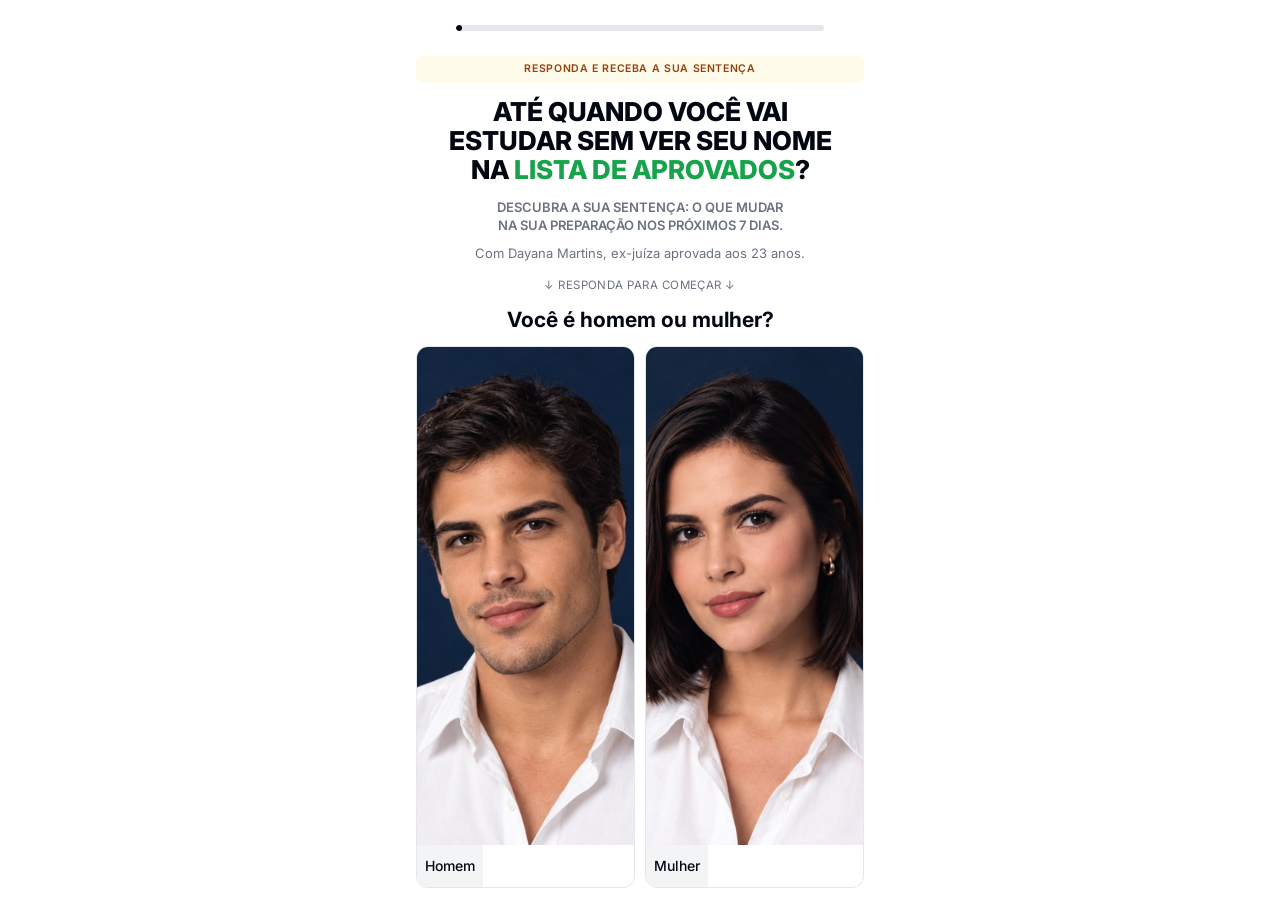
<file: home-sales/index.html>
<!doctype html>
<html lang="pt-BR">
<head>
<meta charset="utf-8">
<meta name="robots" content="noindex, nofollow, noarchive">
<meta name="viewport" content="width=device-width, initial-scale=1, viewport-fit=cover">
<title>Qual é a sua sentença? · Dayana Martins</title>
<link rel="preload" as="image" href="img/genero-homem.jpg" fetchpriority="high">
<link rel="preload" as="image" href="img/genero-mulher.jpg" fetchpriority="high">
<link rel="preconnect" href="https://fonts.googleapis.com">
<link rel="preconnect" href="https://fonts.gstatic.com" crossorigin>
<link rel="stylesheet" href="https://fonts.googleapis.com/css2?family=Inter:wght@400;500;600;700;800&display=swap">
<style>
/* Layout: uma tela = uma altura de celular. Coluna única (máx. 480px) em flex vertical:
   topo fixo em altura, conteúdo que encolhe (fotos absorvem a sobra), botão no rodapé dentro da safe area.
   Regra: nada rola. Se a tela não couber, os blocos marcados com data-drop somem por prioridade.
   Visual único e claro por escolha (clone do Home Sales), versão da Dra. Dayana Martins (quiz "Qual é a sua sentença?"). */
:root {
  color-scheme: light;
  --bg: #ffffff;
  --ink: #030712;
  --muted: #6b7280;
  --line: #e5e7eb;
  --soft: #f3f4f6;
  --navy: #14213f;
  --navy-soft: #eef1f8;
  --money: #16a34a;
  --money-soft: #ecfdf3;
  --money-line: #bbf7d0;
  --alert: #dc2626;
  --alert-soft: #fef2f2;
  --alert-line: #fecaca;
  --ico-line: #4ade80;
  --ico-soft: rgba(255, 255, 255, .14);
  --ph-bg: #f6f7fb;
  --ph-line: #b8c0d6;
  --font: "Inter", system-ui, -apple-system, "Segoe UI", Roboto, "Helvetica Neue", Arial, sans-serif;
  --gap: clamp(8px, 1.6dvh, 14px);
  --pad: clamp(9px, 1.7dvh, 14px);
}
* { box-sizing: border-box; }
[hidden] { display: none !important; }
html, body { height: 100%; overflow: hidden; }
body { margin: 0; background: var(--bg); color: var(--muted); font-family: var(--font); font-size: 16px; line-height: 1.4; -webkit-font-smoothing: antialiased; }

.app { height: 100%; max-width: 480px; margin: 0 auto; padding-inline: 16px; display: flex; flex-direction: column; }

/* topo */
.top { flex: none; display: grid; grid-template-columns: 32px 1fr 32px; align-items: center; gap: 8px; padding-block: clamp(6px, 1.4dvh, 12px); }
.back { width: 32px; height: 32px; border: 0; background: transparent; color: var(--ink); font-size: 20px; cursor: pointer; border-radius: 8px; }
.back:disabled { visibility: hidden; }
.back:focus-visible, .opt:focus-visible, .pic:focus-visible, .cta:focus-visible { outline: 2px solid var(--navy); outline-offset: 2px; }
.bar { height: 6px; background: var(--line); border-radius: 99px; overflow: hidden; }
.bar > i { display: block; height: 100%; width: 0; background: var(--ink); border-radius: 99px; transition: width .35s ease; }

/* área da tela */
main { flex: 1 1 0; min-height: 0; display: flex; flex-direction: column; }
.screen { flex: 1 1 0; min-height: 0; display: flex; flex-direction: column; gap: var(--gap); padding-bottom: 12px; overflow: hidden; animation: in .28s ease both; }
.screen > * { flex: none; }
.screen > .fill { flex: 1 1 0; min-height: 110px; }
.pics.four.fill { min-height: 190px; }
.screen.center-y { justify-content: center; }

/* tipografia */
.banner { background: #fffbeb; color: #92400e; font-size: 10.5px; font-weight: 600; letter-spacing: .06em; text-transform: uppercase; text-align: center; padding: 6px 10px; border-radius: 8px; }
h1 { color: var(--ink); font-size: clamp(19px, 3.3dvh, 26px); line-height: 1.12; font-weight: 800; text-align: center; text-transform: uppercase; margin: 0; text-wrap: balance; }
h2 { color: var(--ink); font-size: clamp(17px, 2.9dvh, 21px); line-height: 1.22; font-weight: 700; text-align: center; margin: 0; text-wrap: balance; }
.sub { text-align: center; font-size: clamp(11.5px, 1.8dvh, 13px); font-weight: 600; text-transform: uppercase; margin: 0; text-wrap: balance; }
.hint { text-align: center; font-size: 13px; margin: -4px 0 0; }
.go { text-align: center; font-size: 11.5px; letter-spacing: .04em; }
.hl-money { color: var(--money); }
.hl-alert { color: var(--alert); }
u { text-decoration-thickness: 2px; text-underline-offset: 3px; }
.lead { color: var(--ink); font-size: clamp(13px, 2dvh, 15px); text-align: center; margin: 0; text-wrap: pretty; }
.badge { align-self: center; font-size: 10.5px; font-weight: 700; letter-spacing: .08em; text-transform: uppercase; color: var(--navy); background: var(--navy-soft); padding: 4px 9px; border-radius: 6px; }

/* opções */
.opts { display: grid; gap: clamp(6px, 1.1dvh, 10px); }
.opt { display: flex; align-items: center; gap: 12px; width: 100%; text-align: left; font: inherit; font-size: 14px; color: var(--ink); background: var(--bg); border: 1px solid var(--line); border-radius: 10px; padding: var(--pad) 14px; cursor: pointer; transition: border-color .15s, box-shadow .15s, transform .1s; }
.opt:hover { border-color: #9ca3af; }
.opt:active { transform: scale(.99); }
.opt.on { border-color: var(--ink); box-shadow: 0 0 0 1px var(--ink); }
.opt .em { font-size: 20px; width: 26px; text-align: center; flex: none; }
.opt .tx { min-width: 0; }
.opt .tx small { display: block; color: var(--muted); font-size: 11.5px; margin-top: 1px; }
.opt .box { margin-left: auto; width: 20px; height: 20px; border: 1.5px solid #9ca3af; border-radius: 5px; flex: none; display: grid; place-items: center; font-size: 13px; color: #fff; }
.opt.on .box { background: var(--ink); border-color: var(--ink); }

/* cards com foto: a grade ocupa a sobra da tela e as fotos se ajustam */
.pics { display: grid; grid-template-columns: 1fr 1fr; gap: 10px; }
.pics.two { grid-template-rows: minmax(0, 1fr); }
.pics.four { grid-template-rows: repeat(2, minmax(0, 1fr)); }
.pic { display: flex; flex-direction: column; min-height: 0; padding: 0; overflow: hidden; border-radius: 12px; border: 1px solid var(--line); background: var(--bg); cursor: pointer; font: inherit; color: var(--ink); transition: border-color .15s, box-shadow .15s; }
.pic:hover { border-color: #9ca3af; }
.pic.on { border-color: var(--ink); box-shadow: 0 0 0 1px var(--ink); }
.pic .ph-img { flex: 1 1 0; min-height: 0; background: #f8f8f8; }
.pic img { display: block; width: 100%; height: 100%; object-fit: cover; object-position: center 28%; }
.pic .lbl { flex: none; padding: clamp(7px, 1.3dvh, 11px) 8px; font-size: 14px; font-weight: 500; text-align: center; background: var(--soft); }

/* fotos e inserções */
.media { border-radius: 12px; overflow: hidden; background: var(--navy); }
.media img { display: block; width: 100%; height: 100%; object-fit: cover; }
.media.wp img { object-position: 50% 30%; }
.media.wl img { object-position: 24% 25%; }
.media.wb img { object-position: 50% 22%; }
.media.wc img { object-position: 50% 30%; }
.media.nb img { object-position: 62% 45%; }
.media.ps img { object-position: 50% 45%; }
.media.wa img { object-position: 45% 25%; }
.media.wp2 img { object-position: 45% 30%; }
.media.wbt img { object-position: 50% 18%; }
.media.cap img { object-position: 50% 22%; }
.media.wm img { object-position: 50% 22%; }
.media.mk { background: #0b1b2e; }
.media.vid { background: #000; position: relative; }
.unmute { position: absolute; left: 50%; bottom: 14px; transform: translateX(-50%); border: 0; border-radius: 999px; background: rgba(3, 7, 18, .78); color: #fff; font: inherit; font-size: 13px; font-weight: 700; padding: 9px 14px; cursor: pointer; white-space: nowrap; }
.media.pix { position: relative; background: #e5e7eb; }
.media.pix img { object-position: 50% 38%; }
.ilus { position: absolute; right: 8px; bottom: 8px; font-size: 10px; font-weight: 600; letter-spacing: .04em; color: #fff; background: rgba(3,7,18,.6); padding: 3px 7px; border-radius: 4px; }
.media.vid video { display: block; width: 100%; height: 100%; object-fit: contain; background: #000; }
.media.doc { background: #fff; border: 1px solid var(--line); }
.media.doc img { object-position: 50% 0%; }
.media.mk:not(.gq) { background: none; border-radius: 0; display: flex; align-items: center; justify-content: center; min-height: 0; }
.media.mk:not(.gq) img { width: auto; height: auto; max-width: 100%; max-height: 100%; object-fit: unset; border-radius: 12px; }
.media.mk.gq img { object-fit: cover; object-position: 50% 40%; }
.vs { display: grid; grid-template-columns: 1fr 1fr; gap: 8px; }
.vs-col { display: grid; gap: 3px; align-content: start; border-radius: 10px; padding: clamp(8px, 1.4dvh, 12px) 11px; font-size: 12.5px; color: var(--ink); }
.vs-col b { font-size: 13px; margin-bottom: 2px; }
.vs-col span::before { margin-right: 5px; font-weight: 800; }
.vs-col.bad { background: var(--alert-soft); border: 1px solid var(--alert-line); }
.vs-col.bad span::before { content: "✕"; color: var(--alert); }
.vs-col.good { background: var(--money-soft); border: 1px solid var(--money-line); }
.vs-col.good span::before { content: "✓"; color: var(--money); }
.duo { display: grid; grid-template-columns: 1fr 1fr; gap: 10px; }
.duo > * { min-height: 0; height: 100%; }
.ph { display: flex; flex-direction: column; justify-content: center; align-items: center; gap: 4px; text-align: center; padding: 10px; background: var(--ph-bg); border: 1.5px dashed var(--ph-line); border-radius: 12px; color: #4b5577; font-size: 11.5px; line-height: 1.3; overflow: hidden; }
.ph .tag { font-size: 9.5px; font-weight: 700; letter-spacing: .1em; color: var(--navy); background: #dfe5f3; padding: 3px 6px; border-radius: 4px; }
.ph strong { color: var(--ink); font-size: 12.5px; font-weight: 600; }

.facts { display: grid; gap: 6px; margin: 0; padding: 0; list-style: none; }
.facts li { display: flex; gap: 9px; align-items: flex-start; font-size: clamp(12.5px, 1.9dvh, 14px); color: var(--ink); background: #f9fafb; border: 1px solid var(--line); border-radius: 10px; padding: clamp(7px, 1.2dvh, 10px) 11px; }
.facts.tight { gap: 2px; } .facts.tight li { background: none; border: 0; padding: 2px 4px; }
.facts .ck { color: var(--money); font-weight: 800; flex: none; }
.quote { background: var(--navy); color: #fff; border-radius: 12px; padding: clamp(10px, 1.7dvh, 15px) 15px; font-size: clamp(13px, 2dvh, 15px); line-height: 1.4; font-weight: 500; }
.quote cite { display: block; margin-top: 6px; font-style: normal; font-size: 11.5px; color: #c7d0e6; font-weight: 400; }
.echo { background: var(--money-soft); border: 1px solid var(--money-line); color: #14532d; border-radius: 10px; padding: clamp(8px, 1.4dvh, 12px) 12px; font-size: 13.5px; text-align: center; }
.echo b { color: var(--money); }

/* rodapé: no fluxo, sempre visível, dentro da safe area */
.foot { flex: none; padding-block: 8px calc(14px + env(safe-area-inset-bottom, 0px)); }
.cta { display: block; width: 100%; border: 0; border-radius: 10px; background: var(--ink); color: #fff; font: inherit; font-size: 15px; font-weight: 600; padding: clamp(12px, 2dvh, 15px); cursor: pointer; }
.cta:disabled { background: #d1d5db; cursor: not-allowed; }

.real { align-self: center; background: var(--money); color: #fff; font-weight: 800; font-size: clamp(18px, 3dvh, 22px); text-align: center; padding: 12px 18px; border-radius: 12px; letter-spacing: .01em; }
.calc { display: grid; justify-items: center; gap: 4px; border: 2px solid var(--money); border-radius: 14px; padding: clamp(12px, 2.4dvh, 20px) 14px; text-align: center; }
.calc span { color: var(--ink); font-size: clamp(24px, 4.4dvh, 32px); font-weight: 800; line-height: 1.1; }
.calc small { font-size: 13px; color: var(--muted); }
.load { display: grid; gap: 8px; }
.load-top { display: flex; justify-content: space-between; gap: 12px; font-size: 13px; color: var(--ink); }
.load-top b { font-variant-numeric: tabular-nums; }
.load-bar { height: 10px; background: var(--line); border-radius: 99px; overflow: hidden; }
.load-bar i { display: block; height: 100%; width: 0; background: var(--money); border-radius: 99px; }

.selo { background: var(--money); color: #fff; font-weight: 800; font-size: clamp(13px, 2.1dvh, 16px); line-height: 1.25; text-align: center; padding: clamp(9px, 1.6dvh, 13px) 14px; border-radius: 12px; text-wrap: balance; }
.cmp, .ad { display: grid; grid-template-columns: 1fr 1fr; gap: 10px; }
.cmp-col, .ad-col { display: grid; gap: 6px; align-content: start; min-width: 0; }
.ad-col { display: flex; flex-direction: column; gap: 6px; border: 1px solid var(--line); border-radius: 12px; padding: 8px 8px 10px; }
.ad-col.good { border-color: var(--money); box-shadow: 0 0 0 1px var(--money); }
.who { position: relative; flex: 1 1 0; min-height: 64px; border-radius: 8px; overflow: hidden; background: var(--soft); }
.who img { display: block; width: 100%; height: 100%; object-fit: cover; object-position: center 25%; }
.who.bad::after { content: ""; position: absolute; inset: 0; background: linear-gradient(to top, rgba(127, 29, 29, .45), rgba(127, 29, 29, 0) 55%); }
.who.good::after { content: ""; position: absolute; inset: 0; background: linear-gradient(to top, rgba(20, 83, 45, .5), rgba(20, 83, 45, 0) 55%); }
.who .cap { position: absolute; z-index: 1; left: 6px; right: 6px; bottom: 6px; color: #fff; font-size: 11px; font-weight: 700; line-height: 1.2; text-align: center; }
.cmp-h { font-size: 12px; text-align: center; padding: 5px; border-radius: 6px; }
.cmp-h.bad { background: var(--alert-soft); color: var(--alert); }
.cmp-h.good { background: var(--money-soft); color: var(--money); }
.br { display: grid; gap: 3px; font-size: 11.5px; color: var(--ink); }
.br-t { height: 7px; background: var(--line); border-radius: 99px; overflow: hidden; }
.br-t i { display: block; height: 100%; border-radius: 99px; }
.br-t i.bad { background: var(--alert); }
.br-t i.good { background: var(--money); }
.said { color: var(--ink); font-size: 14px; }
.bad-echo { background: var(--alert-soft); border-color: var(--alert-line); color: #7f1d1d; }
.bad-echo b { color: var(--alert); }
.rot { list-style: none; margin: 0; padding: 0; display: grid; gap: 8px; counter-reset: r; }
.rot li { counter-increment: r; display: grid; grid-template-columns: 34px 1fr; column-gap: 10px; align-items: center; border: 1px solid var(--line); border-radius: 12px; padding: clamp(9px, 1.6dvh, 13px) 12px; color: var(--ink); }
.rot li::before { content: counter(r); grid-row: span 2; width: 34px; height: 34px; border-radius: 50%; display: grid; place-items: center; background: var(--navy); color: #fff; font-weight: 800; }
.rot li b { font-size: 15px; }
.rot li span { font-size: 12.5px; color: var(--muted); }
.rot li.me { border-color: var(--money); box-shadow: 0 0 0 1px var(--money); background: var(--money-soft); }
.rot li.me::before { background: var(--money); }
.trilha { display: grid; grid-template-rows: repeat(4, minmax(0, 1fr)); border-left: 3px solid var(--line); margin-left: 10px; padding-left: 18px; }
.tr-step { position: relative; display: grid; align-content: center; gap: 1px; }
.tr-step i { position: absolute; left: -27px; top: 50%; width: 15px; height: 15px; margin-top: -8px; border-radius: 50%; background: var(--bg); border: 3px solid var(--navy); }
.tr-step b { color: var(--ink); font-size: 14px; }
.tr-step span { font-size: 12px; }
.tr-step.goal i { background: var(--money); border-color: var(--money); }
.tr-step.goal b { color: var(--money); }
.lead-form { display: grid; gap: 10px; }
.lead-form label { display: grid; gap: 4px; font-size: 12.5px; font-weight: 600; color: var(--ink); }
.lead-form input { font: inherit; font-size: 16px; color: var(--ink); background: var(--bg); border: 1px solid #d1d5db; border-radius: 10px; padding: 11px 12px; width: 100%; }
.lead-form input:focus { outline: 2px solid var(--navy); outline-offset: 1px; border-color: var(--navy); }
.err { margin: 0; color: var(--alert); font-size: 13px; font-weight: 600; }
.plist { gap: clamp(6px, 1.2dvh, 12px); }
.plist li { font-size: clamp(12px, 2.1dvh, 16px); line-height: 1.3; padding: 5px 10px 5px 5px; gap: 10px; }
.plist li { align-items: center; padding: 6px 10px 6px 6px; min-height: 0; }
.th { flex: none; width: clamp(40px, 9dvh, 104px); aspect-ratio: 1 / 1; border-radius: 8px; overflow: hidden; background: var(--soft); }
.th img { display: block; width: 100%; height: 100%; object-fit: cover; object-position: center 25%; }
.th.doc img { object-position: center top; }
.th.ico svg { display: block; width: 100%; height: 100%; }
.th.ico svg text { stroke: none; font-family: var(--font); }

/* ===== Fase 5 · página de oferta (visual escuro e dourado, modelado na referência) ===== */
:root { --p-bg: #07090f; --p-card: #10141f; --p-line: rgba(255, 255, 255, .1); --p-text: #f3f4f6; --p-muted: #a3a9b8; --gold-1: #f6dc95; --gold-2: #d4a24c; }
body.pitch-mode { background: var(--p-bg); }
body.pitch-mode .back { color: var(--p-text); }
body.pitch-mode .bar { background: rgba(255, 255, 255, .14); }
body.pitch-mode .bar > i { background: linear-gradient(90deg, var(--gold-1), var(--gold-2)); }
body.pitch-mode .cta { background: linear-gradient(180deg, var(--gold-1), var(--gold-2)); color: #1a1205; font-weight: 800; letter-spacing: .02em; box-shadow: 0 0 24px rgba(233, 196, 106, .35); border-radius: 999px; }
body.pitch-mode .foot { background: linear-gradient(to top, var(--p-bg) 75%, rgba(7, 9, 15, 0)); }
.screen.scroll { display: block; overflow-y: auto; overflow-x: hidden; padding-bottom: 24px; color: var(--p-muted); scrollbar-width: none; }
.screen.scroll::-webkit-scrollbar { display: none; }
.p-hero { display: grid; gap: 14px; text-align: center; padding-bottom: 8px; }
.p-photo { margin-inline: -16px; aspect-ratio: 4 / 4.2; max-height: 52dvh; position: relative; overflow: hidden; }
.p-photo img { width: 100%; height: 100%; object-fit: cover; object-position: center 15%; display: block; }
.p-photo::after { content: ""; position: absolute; inset: 0; background: linear-gradient(to bottom, rgba(7, 9, 15, 0) 45%, var(--p-bg) 98%); }
.p-logo { display: flex; align-items: center; justify-content: center; gap: 10px; margin-top: -64px; position: relative; z-index: 1; }
.p-logo svg { width: 46px; height: 46px; flex: none; }
.p-logo svg text { font-family: var(--font); }
.p-logo div { display: grid; text-align: left; line-height: 1.05; }
.p-logo small { font-size: 10.5px; color: var(--p-muted); letter-spacing: .04em; }
.p-logo b { font-size: 20px; color: var(--p-text); letter-spacing: .01em; }
.p-hero hr { border: 0; height: 1px; background: var(--p-line); margin: 2px 0; }
.p-h1 { color: var(--p-text); font-size: clamp(21px, 5.6vw, 26px); line-height: 1.22; font-weight: 600; margin: 0; text-transform: none; text-align: center; text-wrap: balance; }
.gold { background: linear-gradient(90deg, var(--gold-1), var(--gold-2)); -webkit-background-clip: text; background-clip: text; color: transparent; }
.p-sub { margin: 0; font-size: 15px; line-height: 1.6; color: var(--p-muted); text-wrap: pretty; }
.p-sub b, .p-txt b { color: var(--p-text); }
.p-btn { display: block; width: 100%; border: 0; border-radius: 999px; padding: 17px 16px; font: inherit; font-size: 16px; font-weight: 800; letter-spacing: .02em; color: #1a1205; background: linear-gradient(180deg, var(--gold-1), var(--gold-2)); box-shadow: 0 0 28px rgba(233, 196, 106, .35); cursor: pointer; }
.p-btn:focus-visible { outline: 2px solid var(--p-text); outline-offset: 3px; }
.p-mini { margin: 0; font-size: 12px; letter-spacing: .1em; color: var(--p-muted); text-align: center; }
.p-sec { display: grid; gap: 14px; padding-block: 28px; border-top: 1px solid var(--p-line); }
.p-h2 { color: var(--p-text); font-size: 21px; line-height: 1.25; font-weight: 700; margin: 0; text-align: center; text-wrap: balance; }
.p-txt { margin: 0; font-size: 15px; line-height: 1.6; }
.p-check { list-style: none; margin: 0; padding: 0; display: grid; gap: 10px; }
.p-check li { position: relative; padding-left: 28px; font-size: 14.5px; line-height: 1.5; color: var(--p-text); }
.p-check li::before { content: "✓"; position: absolute; left: 0; top: 0; width: 20px; height: 20px; border-radius: 50%; display: grid; place-items: center; font-size: 12px; font-weight: 800; color: #1a1205; background: linear-gradient(180deg, var(--gold-1), var(--gold-2)); }
.p-check li b { color: var(--gold-1); }
.p-img { border-radius: 14px; overflow: hidden; }
.p-img img { display: block; width: 100%; height: auto; }
.p-quote { margin: 0; padding: 14px 16px; border-left: 3px solid var(--gold-2); background: var(--p-card); border-radius: 0 10px 10px 0; color: var(--p-text); font-size: 15px; font-style: italic; }
.rot.dark li { background: var(--p-card); border-color: var(--p-line); color: var(--p-text); }
.rot.dark li::before { background: linear-gradient(180deg, var(--gold-1), var(--gold-2)); color: #1a1205; }
.rot.dark li span { color: var(--p-muted); }
.p-steps { display: grid; gap: 10px; }
.p-step { background: var(--p-card); border: 1px solid var(--p-line); border-radius: 12px; padding: 14px; display: grid; gap: 8px; }
.p-tag { justify-self: start; font-size: 11px; font-weight: 700; letter-spacing: .08em; text-transform: uppercase; color: var(--gold-1); }
.p-step ol { margin: 0; padding-left: 22px; display: grid; gap: 6px; color: var(--p-text); font-size: 14px; }
.p-step li::marker { color: var(--gold-2); font-weight: 700; }
.ph.dark { background: var(--p-card); border-color: rgba(233, 196, 106, .4); color: var(--p-muted); min-height: 120px; }
.ph.dark strong { color: var(--p-text); }
.ph.dark .tag { background: rgba(233, 196, 106, .15); color: var(--gold-1); }
.bns { display: grid; gap: 14px; }
.bn { display: grid; grid-template-columns: 120px 1fr; gap: 12px; background: var(--p-card); border: 1px solid var(--p-line); border-radius: 14px; padding: 10px; align-items: center; }
.bn.hot { border-color: var(--gold-2); box-shadow: 0 0 0 1px var(--gold-2), 0 0 24px rgba(233, 196, 106, .18); }
.bn-img { border-radius: 10px; overflow: hidden; aspect-ratio: 4 / 3; background: #0b1b2e; }
.bn-img img { width: 100%; height: 100%; object-fit: cover; display: block; }
.bn-img .ph { height: 100%; min-height: 0; padding: 6px; font-size: 10px; }
.bn-img .ph strong { font-size: 11px; }
.bn-tx { display: grid; gap: 3px; min-width: 0; font-size: 13px; line-height: 1.4; }
.bn-tx b { color: var(--p-text); font-size: 14px; }
.bn-tx small { color: var(--p-muted); font-size: 12px; }
.bn-tx em { font-style: normal; color: var(--gold-1); font-weight: 700; font-size: 12.5px; }
.pill { justify-self: start; font-size: 10px; font-weight: 800; letter-spacing: .06em; text-transform: uppercase; color: #1a1205; background: linear-gradient(180deg, var(--gold-1), var(--gold-2)); padding: 3px 8px; border-radius: 999px; margin-bottom: 2px; }
.p-offer { text-align: center; }
.stack { list-style: none; margin: 0; padding: 0; display: grid; gap: 0; text-align: left; background: var(--p-card); border: 1px solid var(--p-line); border-radius: 12px; }
.stack li { display: flex; justify-content: space-between; gap: 12px; padding: 10px 14px; border-bottom: 1px solid var(--p-line); font-size: 13.5px; color: var(--p-text); }
.stack li:last-child { border-bottom: 0; }
.stack li b { color: var(--p-muted); font-weight: 600; font-variant-numeric: tabular-nums; white-space: nowrap; }
.p-total { margin: 0; font-size: 15px; color: var(--p-text); }
.p-total s, .p-from s { color: #ef4444; }
.coupon { justify-self: center; border: 1px dashed var(--gold-2); color: var(--gold-1); border-radius: 8px; padding: 8px 14px; font-size: 13px; }
.p-from { margin: 0; font-size: 15px; color: var(--p-muted); }
.p-price { margin: -6px 0 0; font-size: 56px; line-height: 1; font-weight: 800; letter-spacing: -.02em; }
.p-price { background: linear-gradient(180deg, var(--gold-1), var(--gold-2)); -webkit-background-clip: text; background-clip: text; color: transparent; }
.p-guar { justify-items: center; text-align: center; }
.p-guar svg { width: 92px; height: 92px; }
.p-guar svg text { font-family: var(--font); }
.faq { display: grid; gap: 8px; }
.faq details { background: var(--p-card); border: 1px solid var(--p-line); border-radius: 10px; padding: 0 14px; }
.faq summary { cursor: pointer; padding: 13px 0; color: var(--p-text); font-weight: 600; font-size: 14.5px; list-style: none; display: flex; justify-content: space-between; gap: 12px; }
.faq summary::-webkit-details-marker { display: none; }
.faq summary::after { content: "+"; color: var(--gold-1); font-weight: 800; }
.faq details[open] summary::after { content: "–"; }
.faq p { margin: 0 0 14px; font-size: 14px; line-height: 1.55; }
.todo { color: var(--gold-1); font-weight: 600; }
.p-foot { border-top: 1px solid var(--p-line); padding-top: 18px; display: grid; gap: 6px; font-size: 11px; text-align: center; color: #6b7280; }
.p-foot p { margin: 0; }
#toast { position: fixed; left: 50%; bottom: calc(96px + env(safe-area-inset-bottom, 0px)); transform: translate(-50%, 12px); opacity: 0; pointer-events: none; background: #111827; color: #fff; font-size: 13.5px; padding: 10px 16px; border-radius: 10px; transition: opacity .2s, transform .2s; z-index: 20; max-width: calc(100% - 32px); text-align: center; }
#toast.on { opacity: 1; transform: translate(-50%, 0); }

/* ===== Fase 5 · página de vendas clonada do Home Sales (claro, CTA verde fixo) ===== */
.screen.scroll { color: var(--muted); }
.screen.scroll > * + * { margin-top: 16px; }
.v-h1 { color: var(--ink); font-size: clamp(19px, 5.2vw, 23px); line-height: 1.2; font-weight: 800; text-transform: uppercase; text-align: center; margin: 0; text-wrap: balance; }
.v-h2 { color: var(--ink); font-size: clamp(18px, 5vw, 21px); line-height: 1.25; font-weight: 800; text-align: center; margin: 32px 0 0 !important; text-wrap: balance; }
.v-h3 { color: var(--ink); font-size: 18px; font-weight: 700; text-align: center; margin-bottom: 0; }
.v-p { margin: 0; font-size: 15px; line-height: 1.55; color: var(--ink); }
.v-p.center, .center { text-align: center; }
.v-big { margin: 0; color: var(--ink); font-size: 19px; line-height: 1.3; font-weight: 800; text-align: center; text-wrap: balance; }
.v-ad { display: grid; grid-template-columns: 1fr 1fr; gap: 10px; text-align: left; }
.v-ad > div { display: grid; gap: 4px; }
.v-ad b { text-align: center; color: var(--ink); font-size: 16px; font-weight: 800; }
.v-pic { aspect-ratio: 1 / 1; border-radius: 12px; overflow: hidden; background: var(--soft); }
.v-pic img { width: 100%; height: 100%; object-fit: cover; object-position: center 50%; display: block; }
.v-pic svg { display: block; width: 100%; height: 100%; }
.v-pic svg text { font-family: var(--font); }
.v-ad span { color: var(--ink); font-size: 13px; font-weight: 600; }
.v-ad small { font-size: 12px; font-weight: 600; }
.v-ad small.neg { color: var(--alert); } .v-ad small.pos { color: var(--money); }
.v-sl { display: block; height: 6px; border-radius: 99px; background: var(--line); position: relative; }
.v-sl::before { content: ""; position: absolute; left: 0; top: 0; bottom: 0; border-radius: 99px; }
.v-sl::after { content: ""; position: absolute; top: 50%; width: 14px; height: 14px; margin-top: -7px; border-radius: 50%; background: #fff; border: 2px solid #9ca3af; }
.v-sl.neg::before { width: 18%; background: var(--alert); } .v-sl.neg::after { left: 15%; }
.v-sl.pos::before { width: 88%; background: var(--money); } .v-sl.pos::after { left: calc(88% - 10px); }
.v-scroll { background: var(--alert-soft); border: 1px solid var(--alert-line); color: var(--alert); border-radius: 10px; text-align: center; font-size: 12.5px; font-weight: 700; padding: 12px; line-height: 1.7; }
.v-ph { min-height: 160px; }
.v-img { border-radius: 14px; overflow: hidden; }
.v-img img { display: block; width: 100%; height: auto; }
.v-stats { display: grid; gap: 8px; }
.v-stats div { background: var(--navy); color: #dfe5f3; border-radius: 10px; padding: 12px 14px; font-size: 13px; text-align: center; line-height: 1.4; }
.v-stats b { color: #fff; }
.v-need { list-style: none; margin: 0; padding: 0; display: grid; gap: 8px; }
.v-need li { display: flex; gap: 12px; align-items: center; border: 1px solid var(--line); border-radius: 10px; padding: 12px; color: var(--ink); font-size: 13.5px; font-weight: 700; }
.v-need li span { font-size: 22px; }
.v-quiz { display: grid; gap: 6px; background: var(--money-soft); border: 1px solid var(--money-line); border-radius: 12px; padding: 14px; color: #14532d; font-size: 14px; }
.v-quiz b { color: var(--ink); }
.v-ok { margin: 0; text-align: center; background: var(--money); color: #fff; font-weight: 800; border-radius: 10px; padding: 12px; font-size: 16px; }
.v-best { list-style: none; margin: 0; padding: 0; display: grid; gap: 6px; }
.v-best li { color: var(--ink); font-weight: 700; font-size: 14px; padding-left: 26px; position: relative; }
.v-best li::before { content: "✓"; position: absolute; left: 0; color: var(--money); font-weight: 800; }
.v-brand { display: grid; justify-items: center; background: var(--navy); color: #fff; border-radius: 14px; padding: 18px; }
.v-brand small { color: #c7d0e6; font-size: 12px; }
.v-brand b { font-size: 26px; letter-spacing: .01em; }
.v-src { border: 1px solid var(--line); border-radius: 12px; padding: 14px; display: grid; gap: 6px; }
.v-src b { color: var(--ink); font-size: 15px; }
.v-src p { margin: 0; font-size: 13px; color: var(--muted); }
.v-range { margin: 0; text-align: center; font-size: 30px; font-weight: 800; color: var(--money); }
.v-all { display: grid; gap: 6px; text-align: center; color: var(--ink); font-size: 14px; font-weight: 600; }
.v-all b { font-size: 15px; }
.v-step { border-left: 4px solid var(--money); background: #f9fafb; border-radius: 0 10px 10px 0; padding: 12px 14px; }
.v-step b { color: var(--ink); font-size: 15px; }
.v-step p { margin: 4px 0 0; font-size: 13.5px; }
.v-bns { display: grid; gap: 14px; }
.v-bn { position: relative; display: grid; gap: 6px; border: 1px solid var(--line); border-radius: 14px; padding: 12px; text-align: center; }
.v-bn.hot { border-color: var(--money); box-shadow: 0 0 0 1px var(--money); }
.v-pill { justify-self: center; background: var(--money); color: #fff; font-size: 10.5px; font-weight: 800; letter-spacing: .06em; padding: 4px 10px; border-radius: 999px; }
.v-bn-img { aspect-ratio: 4 / 3; border-radius: 10px; overflow: hidden; background: #0b1b2e; }
.v-bn-img img { width: 100%; height: 100%; object-fit: cover; object-position: center top; display: block; }
.v-bn-img .ph { height: 100%; border-radius: 10px; }
.v-bn b { color: var(--ink); font-size: 15px; }
.v-bn p { margin: 0; font-size: 12.5px; }
.v-bn small { font-size: 13px; color: var(--ink); font-weight: 600; }
.v-stack { list-style: none; margin: 0; padding: 0; border: 1px solid var(--line); border-radius: 12px; }
.v-stack li { display: flex; justify-content: space-between; align-items: center; gap: 12px; padding: 10px 12px; border-bottom: 1px solid var(--line); font-size: 12.5px; color: var(--ink); font-weight: 600; }
.v-stack li:last-child { border-bottom: 0; }
.tbd { display: inline-block; background: #fef3c7; color: #92400e; border: 1px dashed #f59e0b; border-radius: 6px; padding: 1px 6px; font-size: .85em; font-weight: 700; white-space: nowrap; }
.v-timer { display: flex; justify-content: center; align-items: baseline; gap: 4px; color: var(--alert); }
.v-timer b { font-size: 34px; font-weight: 800; font-variant-numeric: tabular-nums; }
.v-timer small { font-size: 12px; } .v-timer span { font-size: 28px; font-weight: 800; }
.v-price { display: grid; gap: 8px; justify-items: center; text-align: center; border: 2px solid var(--money); border-radius: 16px; padding: 16px; }
.v-off { background: var(--alert); color: #fff; font-size: 11.5px; font-weight: 800; padding: 5px 10px; border-radius: 6px; }
.v-off .tbd { background: #fff; }
.v-price > b { color: var(--ink); font-size: 15px; }
.v-47 { margin: 0; color: var(--money); font-size: 46px; font-weight: 800; line-height: 1; }
.v-47 small { font-size: 15px; color: var(--muted); font-weight: 600; }
.v-buy { width: 100%; border: 0; border-radius: 10px; background: var(--money); color: #fff; font: inherit; font-size: 16px; font-weight: 800; padding: 16px; cursor: pointer; }
.v-guar { display: grid; justify-items: center; gap: 6px; text-align: center; }
.v-guar svg { width: 90px; height: 90px; } .v-guar svg text { font-family: var(--font); }
.v-faq { display: grid; gap: 8px; }
.v-faq details { border: 1px solid var(--line); border-radius: 10px; padding: 0 14px; }
.v-faq summary { cursor: pointer; padding: 13px 0; color: var(--ink); font-weight: 700; font-size: 14px; list-style: none; display: flex; justify-content: space-between; gap: 12px; }
.v-faq summary::-webkit-details-marker { display: none; }
.v-faq summary::after { content: "+"; color: var(--money); font-weight: 800; }
.v-faq details[open] summary::after { content: "–"; }
.v-faq p { margin: 0 0 14px; font-size: 13.5px; line-height: 1.55; color: var(--ink); }
.v-foot { border-top: 1px solid var(--line); padding-top: 16px; margin-top: 28px !important; display: grid; gap: 8px; font-size: 11px; color: var(--muted); text-align: center; }
.v-foot p { margin: 0; line-height: 1.5; }
body:has(.screen.scroll) .cta { background: var(--money); font-weight: 800; letter-spacing: .02em; }
.ba { display: grid; grid-template-rows: minmax(0, 1fr) auto minmax(0, 1fr); gap: 6px; }
.ba-row { display: grid; grid-template-columns: minmax(0, 38%) 1fr; gap: 10px; align-items: stretch; border: 1px solid var(--line); border-radius: 12px; padding: 8px; min-height: 0; }
.ba-row.bad { background: var(--alert-soft); border-color: var(--alert-line); }
.ba-row.good { background: var(--money-soft); border-color: var(--money); }
.ba-pic { position: relative; border-radius: 8px; overflow: hidden; min-height: 0; }
.ba-pic img { display: block; width: 100%; height: 100%; object-fit: cover; object-position: center 22%; }
.ba-row:has(.phone) { grid-template-columns: auto 1fr; align-items: center; }
.ba-pic.phone { background: #dcc3c9; height: clamp(130px, 30dvh, 300px); aspect-ratio: 140 / 220; width: auto; }
.ba-pic.phone svg { display: block; width: 100%; height: 100%; }
.ba-pic.phone svg text { font-family: var(--font); }
.ba-pic span { position: absolute; left: 6px; top: 6px; font-size: 10.5px; font-weight: 800; letter-spacing: .06em; color: #fff; padding: 3px 7px; border-radius: 5px; }
.bad .ba-pic span { background: var(--alert); } .good .ba-pic span { background: var(--money); }
.ba-bars { display: grid; align-content: center; gap: clamp(3px, .8dvh, 8px); min-width: 0; }
.ba-arrow { text-align: center; font-size: 12px; font-weight: 700; color: var(--money); }

/* ===== Checkout (protótipo) ===== */
.ck-top { display: flex; justify-content: space-between; gap: 8px; flex-wrap: wrap; font-size: 12px; color: var(--money); font-weight: 700; }
.ck-prod { display: grid; grid-template-columns: 92px 1fr; gap: 12px; align-items: center; border: 1px solid var(--line); border-radius: 12px; padding: 10px; }
.ck-cover { width: 100%; object-fit: cover; aspect-ratio: 3 / 4; border-radius: 8px; background: linear-gradient(160deg, #1b2c52, #0b1b2e); color: #fff; display: grid; align-content: center; justify-items: center; text-align: center; padding: 6px; }
img.ck-cover { padding: 0; display: block; }
.ck-cover span { font-size: 8px; color: #c7d0e6; } .ck-cover b { font-size: 13px; line-height: 1.1; color: #4ade80; }
.ck-prod b { color: var(--ink); font-size: 14px; } .ck-prod small { display: block; font-size: 12px; margin-top: 2px; }
.ck-price { margin: 6px 0 0; color: var(--money); font-size: 22px; font-weight: 800; } .ck-price s { color: var(--muted); font-size: 14px; font-weight: 500; margin-right: 4px; }
.ck-form { display: grid; gap: 10px; }
.ck-h { margin: 8px 0 0; color: var(--ink); font-size: 15px; }
.ck-form label { display: grid; gap: 4px; font-size: 12.5px; font-weight: 600; color: var(--ink); min-width: 0; }
.ck-form input[type=text], .ck-form input[type=email], .ck-form input[type=tel], .ck-form select { font: inherit; font-size: 16px; color: var(--ink); background: var(--bg); border: 1px solid #d1d5db; border-radius: 10px; padding: 11px 12px; width: 100%; min-width: 0; }
.ck-form input:disabled, .ck-form select:disabled { background: var(--soft); color: var(--muted); }
.ck-form input:focus, .ck-form select:focus { outline: 2px solid var(--money); outline-offset: 1px; }
.ck-2 { display: grid; grid-template-columns: 1fr 1fr; gap: 10px; }
.ck-pay { display: grid; grid-template-columns: repeat(2, 1fr); gap: 8px; }
.ck-pay button { font: inherit; font-size: 14px; font-weight: 700; color: var(--ink); background: var(--bg); border: 1px solid var(--line); border-radius: 10px; padding: 11px 6px; cursor: pointer; }
.ck-pay button.on { border-color: var(--money); box-shadow: 0 0 0 1px var(--money); color: var(--money); background: var(--money-soft); }
.ck-panel { display: grid; gap: 10px; } .ck-panel p { margin: 0; font-size: 13px; color: var(--ink); }
.ck-note { background: #fffbeb; border: 1px dashed #f59e0b; border-radius: 8px; padding: 8px 10px; color: #92400e !important; font-size: 12px !important; }
.ck-bump { display: grid !important; grid-template-columns: auto 1fr; gap: 10px !important; align-items: start; border: 2px dashed var(--alert); background: #fffbeb; border-radius: 12px; padding: 12px; cursor: pointer; }
.ck-bump input { width: 20px; height: 20px; margin-top: 2px; accent-color: var(--money); }
.ck-bump span { display: grid; gap: 4px; } .ck-bump b { color: var(--alert); font-size: 13.5px; } .ck-bump small { font-weight: 400; color: var(--muted); font-size: 12px; } .ck-bump em { font-style: normal; color: var(--money); font-weight: 800; }
.ck-sum { border: 1px solid var(--line); border-radius: 12px; padding: 4px 12px; }
.ck-sum div { display: flex; justify-content: space-between; gap: 10px; padding: 8px 0; font-size: 13.5px; color: var(--ink); border-bottom: 1px solid var(--line); }
.ck-sum div:last-child { border-bottom: 0; } .ck-sum .tot b { color: var(--money); font-size: 17px; }
.ck-err { margin: 0; color: var(--alert); font-size: 13px; font-weight: 600; }
.ck-trust { display: grid; grid-template-columns: 1fr 1fr; gap: 8px; }
.ck-trust div { border: 1px solid var(--line); border-radius: 10px; padding: 10px; display: grid; gap: 2px; text-align: center; }
.ck-trust b { color: var(--ink); font-size: 13px; } .ck-trust small { font-size: 11.5px; }
.ck-legal { margin: 0; font-size: 11px; text-align: center; color: var(--muted); }
.ck-hint { font-weight: 400; font-size: 12px; color: var(--muted); }
.ck-bumps { display: grid; gap: 10px; }
.ck-bump.on { border-style: solid; border-color: var(--money); background: var(--money-soft); }
.ck-bump em s { color: var(--alert); font-weight: 600; margin-right: 4px; }
.ck-clock { display: grid; gap: 6px; border: 1px solid var(--alert-line); background: var(--alert-soft); border-radius: 10px; padding: 10px 12px; }
.ck-clock-top { display: flex; justify-content: space-between; align-items: center; gap: 10px; font-size: 13px; font-weight: 700; color: var(--alert); }
.ck-clock-top b { font-size: 22px; font-weight: 800; font-variant-numeric: tabular-nums; }
.ck-thermo { height: 8px; border-radius: 99px; background: #fff; overflow: hidden; border: 1px solid var(--alert-line); }
.ck-thermo i { display: block; height: 100%; width: 100%; background: linear-gradient(90deg, #f59e0b, var(--alert)); border-radius: 99px; transition: width 1s linear; }
.v-guar-img { max-width: 320px; width: 100%; }
.ty-ok { display: grid; justify-items: center; } .ty-ok svg { width: 64px; height: 64px; }
.ty-prod { border-color: var(--money-line); } .ty-prod .v-pill { justify-self: start; margin-bottom: 4px; display: inline-block; } .ty-prod b { display: block; }
.ty-vid { aspect-ratio: 16 / 9; }
.ty-box { border: 1px solid var(--money-line); background: var(--money-soft); border-radius: 12px; padding: 14px; display: grid; gap: 8px; color: var(--ink); }
.ty-steps { margin: 0; padding: 0; list-style: none; counter-reset: t; display: grid; gap: 10px; }
.ty-steps li { counter-increment: t; display: grid; grid-template-columns: 34px 1fr; column-gap: 10px; align-items: start; border: 1px solid var(--line); border-radius: 12px; padding: 12px; }
.ty-steps li::before { content: counter(t); grid-row: span 2; width: 34px; height: 34px; border-radius: 50%; display: grid; place-items: center; background: var(--money); color: #fff; font-weight: 800; }
.ty-steps b { color: var(--ink); font-size: 14.5px; } .ty-steps span { font-size: 13px; line-height: 1.45; }
.ty-vip { display: grid; gap: 12px; border: 2px solid var(--navy); border-radius: 16px; padding: 16px; background: var(--navy-soft); margin-top: 28px !important; }
.ty-vip .v-best li { font-weight: 600; }
.ty-insta { display: grid; gap: 4px; text-align: center; border: 1px solid var(--line); border-radius: 12px; padding: 12px; color: var(--ink); font-size: 13.5px; }
.w32-h { font-size: clamp(16px, 2.7dvh, 21px); }
.screen > .w32-img { min-height: 72px; }
.w32-p { margin: 0; color: var(--ink); font-size: clamp(12.5px, 1.95dvh, 15px); line-height: 1.4; text-align: center; text-wrap: pretty; }
.w32-e { font-size: clamp(12.5px, 1.95dvh, 14px); line-height: 1.4; }
.pl-h1 { color: var(--ink); font-size: clamp(20px, 5.4vw, 24px); line-height: 1.25; font-weight: 800; margin: 4px 0 0; text-wrap: balance; }
.pl-p { margin: 0; color: var(--ink); font-size: 15px; line-height: 1.55; }
.pl-lead { margin: 0; color: var(--ink); font-size: 16px; font-weight: 800; }
.pl-steps { list-style: none; margin: 0; padding: 0; display: grid; gap: 10px; counter-reset: pl; }
.pl-step { counter-increment: pl; position: relative; display: grid; gap: 4px; border: 1px solid var(--line); border-radius: 12px; padding: 14px 14px 14px 56px; }
.pl-step::before { content: counter(pl); position: absolute; left: 14px; top: 14px; width: 30px; height: 30px; border-radius: 50%; display: grid; place-items: center; background: var(--navy); color: #fff; font-weight: 800; font-size: 14px; }
.pl-step b { color: var(--ink); font-size: 15px; line-height: 1.3; }
.pl-step span { font-size: 13.5px; line-height: 1.5; }
.pl-step.hot { border-color: var(--money); box-shadow: 0 0 0 1px var(--money); background: var(--money-soft); }
.pl-step.hot::before { background: var(--money); }
.pl-step .pl-tag { justify-self: start; font-size: 10.5px; font-weight: 800; letter-spacing: .06em; text-transform: uppercase; color: #fff; background: var(--money); padding: 3px 8px; border-radius: 999px; line-height: 1.4; }
.pl-dream { border-radius: 14px; padding: 16px; background: var(--navy); color: #dfe5f3; display: grid; gap: 6px; }
.pl-dream b { color: #fff; font-size: 17px; line-height: 1.3; }
.pl-dream p { margin: 0; font-size: 14px; line-height: 1.55; }
.pl-end { margin: 0; text-align: center; color: var(--ink); font-size: 16px; font-weight: 800; text-wrap: balance; }
.pl-res { display: grid; gap: 8px; border: 2px solid var(--money); background: var(--money-soft); border-radius: 14px; padding: 14px; }
.pl-res-k { justify-self: start; background: var(--money); color: #fff; font-size: 11px; font-weight: 800; letter-spacing: .08em; padding: 4px 10px; border-radius: 999px; }
.pl-res b { color: var(--ink); font-size: 17px; line-height: 1.3; }
.pl-res ul { list-style: none; margin: 0; padding: 0; display: grid; gap: 4px; color: #14532d; font-size: 13.5px; font-weight: 600; }
.pl-fig { margin: 0; display: grid; gap: 8px; }
.pl-fig img { display: block; width: 100%; height: clamp(150px, 26dvh, 260px); object-fit: cover; object-position: 50% 20%; border-radius: 14px; }
.pl-fig figcaption { font-size: 12.5px; line-height: 1.45; text-align: center; color: var(--muted); }
.pl-fig figcaption b { color: var(--ink); }
.v-brand small:last-child { margin-top: 4px; }
.media.vid.sv { aspect-ratio: 9 / 14; max-height: 70dvh; }
.v-apoio { text-align: left; background: var(--navy-soft); border-color: var(--navy) !important; }
.v-apoio b { text-align: center; }
.v-apoio ul { margin: 0; padding-left: 18px; display: grid; gap: 4px; font-size: 13px; color: var(--ink); }
.v-apoio small { text-align: center; }
.v-bn small s, .v-stack b, .v-total s { color: var(--alert); }
.v-total { margin: 0; text-align: center; color: var(--ink); font-size: 17px; font-weight: 800; }
.rot.rot-ico li { grid-template-columns: clamp(42px, 8.5dvh, 92px) 1fr; column-gap: 12px; padding: clamp(8px, 1.4dvh, 12px) 12px; }
.rot.rot-ico li::before { display: none; }
.rot.rot-ico li img { grid-row: span 2; width: 100%; aspect-ratio: 1 / 1; object-fit: contain; display: block; }
.rot.rot-ico li b { align-self: end; }
.rot.rot-ico li span { align-self: start; }
@media (max-height: 600px) { .rot.rot-ico li { grid-template-columns: 1fr; } .rot.rot-ico li img { display: none; } }

/* ===== Página de vendas no formato da página do Pablo (Mente Milionária) ===== */
.mm-h1 { color: var(--ink); font-size: clamp(22px, 6.4vw, 28px); line-height: 1.15; font-weight: 800; text-transform: uppercase; text-align: center; margin: 4px 0 0; text-wrap: balance; }
.mm-ad { display: grid; grid-template-columns: 1fr 1fr; column-gap: 14px; row-gap: 10px; }
.mm-ad-h { text-align: center; font-size: 22px; font-weight: 800; }
.mm-ad-h.bad { color: var(--alert); } .mm-ad-h.good { color: var(--money); }
.lv { display: grid; gap: 2px; color: var(--ink); }
.lv b { font-size: 13.5px; } .lv span { font-size: 13px; color: var(--muted); }
.lv-t { position: relative; display: block; height: 8px; border-radius: 99px; background: var(--line); margin: 6px 0 4px; }
.lv-t u { position: absolute; left: 0; top: 0; bottom: 0; border-radius: 99px; text-decoration: none; }
.lv-t.bad u { background: var(--alert); } .lv-t.good u { background: var(--money); }
.lv-t s { position: absolute; top: 50%; width: 18px; height: 18px; margin-top: -9px; border-radius: 50%; background: #fff; border: 3px solid #d1d5db; }
.mm-name { background: var(--soft); border: 1px solid var(--line); border-radius: 12px; padding: 12px; text-align: center; color: var(--ink); font-size: 24px; font-weight: 800; }
.mm-vid { aspect-ratio: 9 / 13; max-height: 70dvh; border-radius: 14px; }
.mm-sign { margin: 0; text-align: center; color: var(--ink); font-size: 22px; font-weight: 800; font-style: italic; }
.mm-sub { margin: -8px 0 0; text-align: center; color: var(--ink); font-size: 15px; }
.mm-h2 { color: var(--ink); font-size: clamp(19px, 5.4vw, 23px); line-height: 1.2; font-weight: 800; text-align: center; margin: 30px 0 0 !important; text-wrap: balance; }
.mm-h2.bad { color: var(--alert); } .mm-h2.good { color: var(--money); }
.mm-card { display: grid; gap: 8px; border: 1px solid var(--line); border-radius: 14px; overflow: hidden; padding-bottom: 14px; text-align: center; }
.mm-card > img { width: 100%; aspect-ratio: 16 / 10; object-fit: cover; object-position: 30% 25%; display: block; }
.mm-card > img.mm-face { aspect-ratio: 4 / 3; object-position: 50% 15%; }
.mm-card > b { color: var(--ink); font-size: 17px; font-weight: 800; padding: 10px 14px 0; line-height: 1.25; }
.mm-card > p { margin: 0; padding: 0 14px; font-size: 14px; line-height: 1.5; }
.mm-icons { display: flex; justify-content: center; gap: 10px; padding: 14px 10px 0; }
.mm-icons img { width: 28%; max-width: 110px; aspect-ratio: 1 / 1; object-fit: contain; }
.mm-steps { margin: 0; padding: 0 14px 0 34px; text-align: left; display: grid; gap: 6px; color: var(--ink); font-size: 14px; }
.mm-steps li.hot { font-weight: 700; color: var(--money); }
.mm-steps em { font-style: normal; font-size: 11px; background: var(--money); color: #fff; padding: 1px 6px; border-radius: 999px; white-space: nowrap; }
.mm-soft { background: var(--soft); border: 1px solid var(--line); border-radius: 12px; padding: 14px; text-align: center; color: #4b5563; font-size: 19px; font-weight: 700; line-height: 1.3; }
.mm-green { background: #16a34a; color: #fff; border-radius: 12px; padding: 18px 14px; text-align: center; font-size: 22px; font-weight: 800; line-height: 1.2; text-wrap: balance; }
.mm-lightgreen { background: var(--money-soft); border: 1px solid var(--money-line); border-radius: 12px; padding: 12px; text-align: center; color: var(--money); font-size: 17px; font-weight: 800; }
.mm-red { background: #dc2626; color: #fff; border-radius: 12px; padding: 18px 14px; text-align: center; font-size: 24px; font-weight: 800; line-height: 1.2; margin-top: 28px !important; text-wrap: balance; }
.mm-calm { margin: 0; text-align: center; color: var(--ink); font-size: 20px; font-weight: 800; line-height: 1.3; text-wrap: balance; }
.mm-bh { background: #e8efff; border: 1px solid #c7d6fb; border-radius: 12px; padding: 12px; text-align: center; color: #1d4ed8; font-size: 18px; font-weight: 800; line-height: 1.25; }
.mm-bonus { position: relative; display: grid; gap: 8px; border: 1px solid var(--line); border-radius: 14px; overflow: hidden; padding-bottom: 16px; text-align: center; margin-top: 8px !important; }
.mm-bonus img { width: 100%; aspect-ratio: 4 / 3; object-fit: cover; object-position: center top; display: block; }
.mm-bonus b { color: var(--ink); font-size: 21px; font-weight: 800; padding: 12px 14px 0; line-height: 1.2; }
.mm-bonus p { margin: 0; padding: 0 14px; font-size: 14.5px; line-height: 1.5; }
.mm-val { color: var(--alert); font-size: 20px; font-weight: 800; }
.mm-val s { color: var(--alert); }
.mm-tag { position: absolute; top: 10px; left: 10px; font-style: normal; background: var(--money); color: #fff; font-size: 11px; font-weight: 800; letter-spacing: .04em; text-transform: uppercase; padding: 4px 9px; border-radius: 999px; }
.mm-lapis { margin: 28px 0 0 !important; text-align: center; color: var(--ink); font-size: 16px; font-weight: 800; }
.mm-stack { list-style: none; margin: 0; padding: 0; display: grid; gap: 8px; }
.mm-stack li { display: flex; justify-content: space-between; align-items: center; gap: 12px; border: 1.5px solid #f87171; border-radius: 12px; padding: 12px 14px; }
.mm-stack b { color: var(--ink); font-size: 13.5px; line-height: 1.3; }
.mm-stack span { flex: none; background: var(--soft); border-radius: 8px; padding: 6px 10px; color: var(--ink); font-weight: 800; font-size: 16px; }
.mm-total { margin: 0; text-align: center; font-size: 40px; font-weight: 800; color: var(--alert); }
.mm-total s { color: var(--alert); }
.mm-porem { margin: 0; text-align: center; color: var(--ink); font-size: 18px; font-weight: 800; line-height: 1.25; text-wrap: balance; }
.mm-pack { width: 100%; margin-top: 8px !important; }
.mm-pack img { display: block; width: 100%; height: auto; }
.mm-price { border: 2px solid #1d4ed8; border-radius: 14px; overflow: hidden; }
.mm-price-h { background: #1d4ed8; color: #fff; text-align: center; font-weight: 800; font-size: 15px; padding: 8px; }
.mm-price-b { display: grid; grid-template-columns: 1fr auto; gap: 12px; align-items: center; padding: 14px; }
.mm-price-b > b { color: var(--ink); font-size: 18px; line-height: 1.25; font-weight: 800; }
.mm-price-v { display: grid; justify-items: center; text-align: center; background: var(--soft); border-radius: 10px; padding: 8px 10px; }
.mm-price-v small { font-size: 12px; color: var(--muted); }
.mm-price-v strong { color: var(--ink); font-size: 30px; line-height: 1.1; font-weight: 800; }
.mm-pay { margin: 0; text-align: center; font-size: 13px; color: var(--muted); }
.mm-x, .mm-ok { list-style: none; margin: 0; padding: 0; display: grid; gap: 8px; }
.mm-x li, .mm-ok li { border-radius: 12px; padding: 12px 14px 12px 42px; position: relative; font-size: 15px; line-height: 1.4; color: var(--ink); }
.mm-x li { background: var(--alert-soft); border: 1px solid var(--alert-line); }
.mm-ok li { background: var(--money-soft); border: 1px solid var(--money-line); }
.mm-x li::before { content: "✕"; position: absolute; left: 14px; top: 11px; color: var(--alert); font-weight: 800; font-size: 17px; }
.mm-ok li::before { content: "✓"; position: absolute; left: 12px; top: 10px; width: 20px; height: 20px; border-radius: 5px; background: var(--money); color: #fff; font-size: 13px; font-weight: 800; display: grid; place-items: center; }
@media (max-width: 360px) { .mm-price-b { grid-template-columns: 1fr; } }
.mm-price-why { list-style: none; margin: 0; padding: 0 14px 10px; display: grid; gap: 6px; }
.mm-price-why li { position: relative; padding-left: 22px; font-size: 13.5px; line-height: 1.4; color: var(--ink); }
.mm-price-why li::before { content: "✓"; position: absolute; left: 0; top: 0; color: var(--money); font-weight: 800; }
.mm-price-up { margin: 0; background: #fffbeb; border-top: 1px solid #fde68a; color: #92400e; font-size: 12.5px; font-weight: 700; text-align: center; padding: 8px 12px; }
.mm-why { display: grid; gap: 8px; background: var(--navy); color: #dfe5f3; border-radius: 14px; padding: 16px; }
.mm-why b { color: #fff; font-size: 20px; } .mm-why p { margin: 0; font-size: 14.5px; line-height: 1.55; } .mm-why span { justify-self: end; font-style: italic; font-weight: 700; color: #fff; }
.mm-obj { border: 1px solid var(--alert-line); background: var(--alert-soft); border-radius: 12px; padding: 12px 14px; display: grid; gap: 4px; }
.mm-obj b { color: var(--alert); font-size: 16px; } .mm-obj p { margin: 0; color: var(--ink); font-size: 14px; line-height: 1.45; }
.ba-list { list-style: none; margin: 0; padding: 0; display: grid; align-content: center; gap: clamp(4px, 1dvh, 10px); min-width: 0; }
.ba-list li { position: relative; padding-left: 22px; font-size: clamp(12px, 1.9dvh, 14.5px); line-height: 1.3; color: var(--ink); }
.ba-list.x li::before { content: "✕"; position: absolute; left: 2px; top: 0; color: var(--alert); font-weight: 800; }
.ba-list.ok li::before { content: "✓"; position: absolute; left: 0; top: 0; width: 16px; height: 16px; border-radius: 4px; background: var(--money); color: #fff; font-size: 11px; font-weight: 800; display: grid; place-items: center; }
/* fim da fase */
.vars { width: 100%; border-collapse: collapse; font-size: 13px; color: var(--ink); }
.vars td { border-bottom: 1px solid var(--line); padding: 6px 4px; vertical-align: top; }
.vars td:first-child { color: var(--muted); font-family: ui-monospace, Menlo, monospace; font-size: 12px; width: 38%; }
.legal { font-size: 10.5px; color: #9ca3af; text-align: center; margin: 0; }

@keyframes in { from { opacity: .001; transform: translateY(6px); } to { opacity: 1; transform: none; } }
@media (prefers-reduced-motion: reduce) { .screen { animation: none; } .bar > i { transition: none; } }

/* ==========================================================================
   QUIZ DAYANA · "Qual é a sua sentença?" · componentes extras (layout Home Sales)
   ========================================================================== */
.media.dt img { object-position: 62% 8%; }
.media.dp img { object-position: 50% 12%; }
.media.dc { background: #e9e7e4; }
.media.dc img { object-position: 50% 9%; }
.media.cn img { object-position: 50% 35%; }
.media.bk { background: #f4f1ec; }
.media.bk img { object-fit: contain; }
.media.pr { background: #efeae2; }
.media.pr img { object-fit: contain; }

/* Parecer: a faixa do código (Travado / Instável / De pé) + o texto + a linha da resposta */
.parecer { border-radius: 12px; padding: clamp(9px, 1.5dvh, 13px) 13px; border: 1px solid var(--line); background: #f9fafb; color: var(--ink); font-size: clamp(12.5px, 1.9dvh, 14px); line-height: 1.38; }
.parecer-top { display: flex; align-items: center; justify-content: space-between; gap: 8px; margin-bottom: 4px; }
.parecer-top b { font-size: 10.5px; letter-spacing: .1em; text-transform: uppercase; color: var(--muted); }
.fx { font-size: 10.5px; font-weight: 800; letter-spacing: .06em; text-transform: uppercase; padding: 3px 9px; border-radius: 999px; }
.fx.trav { background: var(--alert-soft); color: var(--alert); }
.fx.inst { background: #fff7e6; color: #b45309; }
.fx.pe { background: var(--money-soft); color: var(--money); }
.parecer.trav { border-color: var(--alert-line); background: var(--alert-soft); }
.parecer.inst { border-color: #fde3b0; background: #fffaf0; }
.parecer.pe { border-color: var(--money-line); background: var(--money-soft); }
.parecer p { margin: 0; }
.parecer .linha { margin-top: 6px; padding-top: 6px; border-top: 1px solid rgba(0, 0, 0, .08); font-weight: 600; }

/* Números do concurso: 29 vagas / 17 posses */
.nums { display: grid; grid-template-columns: 1fr 1fr; gap: 8px; }
.nums div { border: 1px solid var(--line); border-radius: 10px; padding: clamp(6px, 1.2dvh, 10px) 8px; text-align: center; }
.nums b { display: block; color: var(--ink); font-size: clamp(22px, 4dvh, 30px); font-weight: 800; line-height: 1; }
.nums span { font-size: 11.5px; }
.nums div.alerta b { color: var(--alert); }

/* Cadeados da decisão */
.locks { display: grid; grid-template-columns: repeat(2, minmax(0, 1fr)); gap: 6px; margin: 0; padding: 0; list-style: none; }
.locks li { display: flex; justify-content: space-between; align-items: center; gap: 6px; min-width: 0; border: 1px solid var(--line); background: #f9fafb; border-radius: 8px; padding: clamp(6px, 1.1dvh, 9px) 9px; font-size: 11px; font-weight: 700; letter-spacing: .03em; color: var(--ink); }
.locks li span { min-width: 0; overflow-wrap: anywhere; }

/* Fundamentação: 7 barras com faixa */
.fund { display: grid; gap: clamp(4px, .9dvh, 8px); }
.fund .fl { display: grid; grid-template-columns: 1fr auto; gap: 2px 8px; align-items: center; font-size: 12px; color: var(--ink); font-weight: 700; }
.fund .fl.me { color: var(--alert); }
.fund .ft { grid-column: 1 / -1; height: 7px; background: var(--line); border-radius: 99px; overflow: hidden; }
.fund .ft i { display: block; height: 100%; border-radius: 99px; }
.fund .ft i.trav { background: var(--alert); }
.fund .ft i.inst { background: #f59e0b; }
.fund .ft i.pe { background: var(--money); }
.dispo { border: 2px solid var(--ink); border-radius: 12px; padding: clamp(8px, 1.4dvh, 12px) 12px; color: var(--ink); font-size: clamp(12.5px, 1.9dvh, 14px); }
.dispo b { display: block; font-size: 10.5px; letter-spacing: .1em; text-transform: uppercase; color: var(--muted); margin-bottom: 2px; }
.dispo strong { font-size: clamp(15px, 2.4dvh, 18px); }

/* Relatório com emoji no lugar da miniatura */
.th.e { display: grid; place-items: center; font-size: clamp(20px, 4dvh, 34px); background: var(--navy-soft); }

/* Antes da sentença, a foto da pessoa fica em preto e branco */
.who.bad img { filter: grayscale(1) brightness(.92); }

/* Pacote de capas na oferta */
.packrow { display: grid; grid-template-columns: repeat(5, 1fr); gap: 6px; align-items: end; }
.packrow img { width: 100%; border-radius: 6px; box-shadow: 0 6px 14px -8px rgba(0, 0, 0, .45); }
.chips { display: flex; flex-wrap: wrap; gap: 6px; justify-content: center; margin-top: 8px; }
.chips span { font-size: 11px; font-weight: 700; letter-spacing: .04em; padding: 4px 8px; border-radius: 999px; background: var(--soft); color: var(--ink); }
.chips span.me { background: var(--alert); color: #fff; }
.depos2 { display: grid; grid-template-columns: 1fr 1fr; gap: 8px; }
.depos2 img { width: 100%; border-radius: 10px; border: 1px solid var(--line); }
</style>

<svg width="0" height="0" style="position:absolute" aria-hidden="true"><defs><linearGradient id="gold" x1="0" y1="0" x2="1" y2="1"><stop offset="0" stop-color="#f6dc95"/><stop offset="1" stop-color="#d4a24c"/></linearGradient><linearGradient id="icobg" x1="0" y1="0" x2="1" y2="1"><stop offset="0" stop-color="#1b2c52"/><stop offset="1" stop-color="#0b1b2e"/></linearGradient></defs></svg>
<div class="app">
  <div class="top">
    <button class="back" id="back" type="button" aria-label="Voltar">&#8592;</button>
    <div class="bar" aria-hidden="true"><i id="prog"></i></div>
    <span></span>
  </div>
  <main id="app" aria-live="polite"></main>
  <div class="foot" id="foot" hidden><button class="cta" id="cta" type="button">Continuar</button></div>
</div>

<script>
/* ==========================================================================
   QUAL É A SUA SENTENÇA? · Dra. Dayana Martins · layout Home Sales
   Conteúdo: quiz-2-sentenca/01-perguntas-e-insercoes-v2.md
   Produto, bônus e preço: os mesmos do quiz 1 (Os 7 Códigos da Aprovação, R$47).
   Regras: nada de garantia de aprovação nem prazo; sem o "5º lugar"; nenhuma estatística sem fonte.
   ========================================================================== */
const A = {};
const hist = [];
const sexo = () => A.genero === "mulher" ? "m" : "h";
const g = (m, f) => A.genero === "mulher" ? f : m;
const temFe = () => A.fe === "sim" || A.fe === "fe";
const jaEstuda = () => A.momento === "estudo" || A.momento === "parei";

/* ---------- os 7 códigos ---------- */
const COD = {
  pratica:     { nome: "PRÁTICA", aula: 1, frase: "Não basta saber. É preciso saber fazer.", acao: "Ao terminar cada assunto, faça questões dele no mesmo dia e marque na agenda as próximas revisões." },
  seposiciona: { nome: "POSICIONAMENTO", aula: 2, frase: "Coloque-se na posição em que aquilo que você deseja pode acontecer.", acao: "Escreva o cargo que você realmente quer, sem diminuir. E se inscreva na próxima prova compatível, nem que seja como treino." },
  persevera:   { nome: "PERSEVERANÇA", aula: 3, frase: "Não pare durante a provação. A aprovação pode estar depois dela.", acao: "Decida hoje o que você faz no dia seguinte a uma prova ruim ou a uma semana perdida: qual assunto e qual hora." },
  naoduvida:   { nome: "NÃO DUVIDAR", aula: 4, frase: "Quem decidiu o destino não muda a rota a cada vento.", acao: "Escolha um concurso-alvo e um material-base. Por 30 dias, nenhuma troca." },
  gesta:       { nome: "GESTAR", aula: 5, frase: "Não aborte o que ainda está sendo formado.", acao: "Troque “quanto falta?” por “o que eu marquei hoje?”. Risque no edital cada assunto estudado e revisado." },
  criaraiz:    { nome: "CRIAR RAIZ", aula: 6, frase: "A profundidade que ninguém vê sustenta a altura que todos verão.", acao: "Nos próximos 7 dias, deixe o celular em outro cômodo durante a primeira hora de estudo." },
  semeia:      { nome: "SEMEAR", aula: 7, frase: "Você não controla o dia da colheita, mas controla o que planta todos os dias.", acao: "Defina a sua semente mínima: o mínimo que você estuda até no pior dia. Nos próximos 7 dias, não deixe que ela falhe." }
};
const ORDEM = ["pratica", "seposiciona", "persevera", "naoduvida", "gesta", "criaraiz", "semeia"];
const DESEMPATE = ["persevera", "naoduvida", "semeia", "pratica", "seposiciona", "gesta", "criaraiz"];

/* pontos de 0 a 3 por resposta; null = neutra */
const PTS = {
  rotina:   { cod: "pratica", aulas: 0, leitura: 1, questoes: 3, revisao: 3 },
  assunto:  { cod: "pratica", segue: 0, lembra: 1, questoes: 2, agendada: 3 },
  voltas:   { cod: "pratica", nenhuma: 0, uma: 1, duas: 2, mais: 3 },
  cargo:    { cod: "seposiciona", sonho: 3, indeciso: 1, possivel: 0, maior: 0 },
  inscreve: { cod: "seposiciona", nunca: 3, poucas: 2, varias: 1, semedital: null },
  genio:    { cod: "seposiciona", total: 0, parte: 1, incerto: 2, discordo: 3 },
  voltou:   { cod: "persevera", dias: 3, semanas: 2, meses: 1, nao: 0 },
  desistir: { cod: "persevera", nunca: 3, passou: 2, frequente: 1, agora: 0 },
  caminho:  { cod: "persevera", total: 0, parte: 1, incerto: 2, discordo: 3 },
  edital:   { cod: "naoduvida", sigo: 3, tentado: 2, muda: 1, ambos: 0 },
  falta:    { cod: "gesta", tranquilo: 3, ansioso: 2, nunca: 1, travo: 0 },
  resultado:{ cod: "gesta", vejo: 3, asvezes: 2, quase: 1, sempre: 0 },
  celular:  { cod: "criaraiz", r15: 0, r30: 1, hora: 2, longe: 3 },
  naos:     { cod: "criaraiz", paz: 3, so: 2, cedo: 1, naoconsigo: 0 },
  dias:     { cod: "semeia", d10: 0, d20: 1, d25: 2, todos: 3 },
  perdeu:   { cod: "semeia", retomo: 3, compenso: 2, culpa: 1, semana: 0 }
};
const ROTULO = {
  rotina: ["Na sua semana", { aulas: "Assistir aulas", leitura: "Ler material e lei seca" }],
  assunto: ["Quando termina um assunto", { segue: "Sigo e não volto mais", lembra: "Volto quando lembro", questoes: "Faço questões no mesmo dia" }],
  voltas: ["Voltas no edital", { nenhuma: "Ainda não terminei a primeira", uma: "Uma", duas: "Duas ou três" }],
  cargo: ["Sobre o cargo", { indeciso: "Ainda não decidi", possivel: "Escolhi um mais “possível”", maior: "Quero um maior, mas não digo" }],
  inscreve: ["Sobre se inscrever", { poucas: "Já deixei uma ou duas vezes", varias: "Já deixei várias vezes" }],
  genio: ["“Concurso de alto nível é para gênio”", { total: "Concordo totalmente", parte: "Concordo em parte", incerto: "Não tenho certeza" }],
  voltou: ["Depois de uma prova ruim", { semanas: "Algumas semanas", meses: "Alguns meses", nao: "Ainda não voltei" }],
  desistir: ["Sobre desistir", { passou: "Já pensei, mas passou", frequente: "Penso com frequência", agora: "Estou pensando agora" }],
  caminho: ["“Talvez não seja o meu caminho”", { total: "Concordo totalmente", parte: "Concordo em parte", incerto: "Não tenho certeza" }],
  edital: ["Quando sai outro edital", { tentado: "Fico tentado(a), mas sigo", muda: "Mudo o foco por um tempo", ambos: "Estudo para ele também" }],
  falta: ["Ao olhar o que falta", { ansioso: "Ansiedade, mas sigo", nunca: "Que nunca vou terminar", travo: "Travo e não começo" }],
  resultado: ["Sobre ver resultado", { asvezes: "Às vezes", quase: "Quase sempre", sempre: "Sempre. Não saio do lugar" }],
  celular: ["Até pegar o celular", { r15: "Menos de 15 minutos", r30: "De 15 a 30 minutos", hora: "Uma hora ou mais" }],
  naos: ["Sobre os “nãos”", { so: "Digo não, mas me sinto só", cedo: "Às vezes cedo", naoconsigo: "Não consigo abrir mão" }],
  dias: ["Nos últimos 30 dias", { d10: "Menos de 10 dias", d20: "De 10 a 20 dias", d25: "De 20 a 25 dias" }],
  perdeu: ["Quando perde um dia", { compenso: "Compenso e me sobrecarrego", culpa: "Bate a culpa e perco mais", semana: "A semana inteira vai embora" }]
};
function trocas() { return (A.trocas || []).filter(x => x !== "nada"); }
function nota(cod) {
  let tot = 0, max = 0;
  Object.keys(PTS).forEach(k => { const t = PTS[k]; if (t.cod !== cod || A[k] == null) return; const p = t[A[k]]; if (p == null) return; tot += p; max += 3; });
  if (cod === "naoduvida" && A.trocas) { const n = trocas().length; tot += n === 0 ? 3 : n === 1 ? 2 : n === 2 ? 1 : 0; max += 3; }
  return max ? Math.round(tot / max * 100) : 50;
}
const faixa = v => v < 40 ? ["Travado", "trav"] : v < 70 ? ["Instável", "inst"] : ["De pé", "pe"];
function travado() {
  const sc = {}; ORDEM.forEach(c => sc[c] = nota(c));
  if (ORDEM.every(c => sc[c] >= 70)) return "persevera";
  const min = Math.min(...ORDEM.map(c => sc[c]));
  return DESEMPATE.find(c => sc[c] === min);
}
function motivos(cod, n) {
  const out = [];
  Object.keys(PTS).forEach(k => {
    const t = PTS[k]; if (t.cod !== cod || A[k] == null) return; const p = t[A[k]]; if (p == null || p >= 3) return;
    const r = ROTULO[k]; if (r && r[1][A[k]]) out.push([p, `${r[0]}: “${r[1][A[k]]}”`]);
  });
  if (cod === "naoduvida" && trocas().length >= 2) out.push([0, `Trocou de ${unir(trocas().map(x => TROCA_TXT[x]))} em 12 meses`]);
  return out.sort((a, b) => a[0] - b[0]).slice(0, n || 3).map(x => x[1]);
}
const TROCA_TXT = { cursinho: "cursinho", material: "material", cronograma: "cronograma", concurso: "concurso-alvo" };
function unir(l) { return l.length <= 1 ? l.join("") : l.slice(0, -1).join(", ") + " e " + l[l.length - 1]; }

/* ---------- textos de perfil ---------- */
const CARREIRA = { mag: "a magistratura", mp: "o Ministério Público", del: "a carreira de Delegado", trib: "os tribunais", oab: "a OAB ou outro concurso" };
const HORAS = { h2: "menos de 2 horas", h4: "de 2 a 4 horas", h6: "de 4 a 6 horas", h6p: "mais de 6 horas" };
const TEMPO = { a1: "menos de 1 ano", a3: "mais de 1 ano", a5: "mais de 3 anos", a5p: "mais de 5 anos" };
const TRAB = { integral: "trabalha em tempo integral", meio: "trabalha meio período", so: "se dedica só aos estudos" };
const FRASES = { loteria: "“Concurso é loteria”", gente: "“Isso não é para gente como a gente”", idade: "“Você já passou da idade”", parar: "“Só passa quem pode parar tudo”", passa: "“Estuda tanto e não passa?”" };

/* ---------- componentes ---------- */
function esc(v) { return String(v ?? "").replace(/[&<>"']/g, c => ({ "&": "&amp;", "<": "&lt;", ">": "&gt;", '"': "&quot;", "'": "&#39;" }[c])); }
function ph(tag, title, note, cls) { return `<div class="ph ${cls || ""}"><span class="tag">INSERÇÃO · ${tag}</span><strong>${title}</strong><span>${note}</span></div>`; }
function pic(key, val, label, src) {
  return `<button type="button" class="pic${A[key] === val ? " on" : ""}" data-k="${key}" data-v="${val}"><span class="ph-img"><img src="${src}" alt=""></span><span class="lbl">${label}</span></button>`;
}
function opt(key, val, em, label, small) {
  return `<button type="button" class="opt${A[key] === val ? " on" : ""}" data-k="${key}" data-v="${val}"><span class="em">${em}</span><span class="tx">${label}${small ? `<small data-drop="1">${small}</small>` : ""}</span></button>`;
}
function chk(key, val, em, label) {
  const on = (A[key] || []).includes(val);
  return `<button type="button" class="opt${on ? " on" : ""}" data-mk="${key}" data-multi="${val}" aria-pressed="${on}"><span class="em">${em}</span><span class="tx">${label}</span><span class="box">${on ? "✓" : ""}</span></button>`;
}
function parecer(cod, txt, linha) {
  const f = faixa(nota(cod));
  return `<div class="parecer ${f[1]}"><div class="parecer-top"><b>⚖️ Parecer</b><span class="fx ${f[1]}">${f[0]}</span></div><p>${txt[f[1]]}</p>${linha ? `<p class="linha">${linha}</p>` : ""}</div>`;
}
function verso(txt, ref, drop) {
  if (!temFe()) return "";
  return `<div class="quote"${drop ? ` data-drop="${drop}"` : ""}>“${txt}”<cite>${ref}</cite></div>`;
}
function primeira(lista) { const x = lista.find(l => l[0]); return x ? x[1] : ""; }
function personImg() { const n = { a24: 1, a34: 2, a44: 3, a45: 4 }[A.idade] || 2; return `img/idade-${sexo()}-${n}.jpg`; }
function who(kind, cap) { return `<div class="who ${kind}"><img src="${personImg()}" alt=""><span class="cap">${cap}</span></div>`; }
function bar(label, pct, kind) { return `<div class="br"><span>${label}</span><div class="br-t"><i class="${kind}" style="width:${pct}%"></i></div></div>`; }
function loader(steps) {
  let p = 0;
  const tick = setInterval(() => {
    p = Math.min(100, p + 4);
    const b = document.getElementById("ld-bar");
    if (!b) return clearInterval(tick);
    b.style.width = p + "%";
    document.getElementById("ld-pct").textContent = p + "%";
    document.getElementById("ld-txt").textContent = steps[Math.min(steps.length - 1, Math.floor(p / (100 / steps.length + 0.01)))];
    if (p >= 100) { clearInterval(tick); setTimeout(next, 200); }
  }, 80);
}
function toast(msg) {
  let t = document.getElementById("toast");
  if (!t) { t = document.createElement("div"); t.id = "toast"; t.setAttribute("role", "status"); document.body.appendChild(t); }
  t.textContent = msg; t.classList.add("on");
  clearTimeout(t._h); t._h = setTimeout(() => t.classList.remove("on"), 2600);
}
const TBD = `<span class="tbd">a definir</span>`;

/* ---------- bônus (os mesmos do quiz 1; valores de referência definidos pela Mayara) ---------- */
const BONUS = [
  { id: "devocional", nome: "Devocional do Concurseiro: 30 dias", txt: "Um versículo e um estudo por dia, para começar o seu dia de estudo com Deus. Os 30 dias passam pelos 7 códigos da aprovação.", img: "img/bonus-devocional.jpg", valor: 197 },
  { id: "reprovacao", nome: "Protocolo da Reprovação", txt: "O que fazer nas primeiras 24 horas depois de uma reprovação. Serve para qualquer concurso.", itens: ["Não tomar decisão emocional", "Analisar o resultado", "Identificar os pontos fracos", "Separar incapacidade de falta de preparação", "Montar o plano de recuperação"], img: "img/bonus-reprovacao.jpg", valor: 97 },
  { id: "antitrava", nome: "Protocolo Antitrava", txt: "Como chegar ao dia da prova preparad{o|a} não apenas para responder questões, mas para conseguir acessar tudo o que você estudou.", rotulo: "Para", itens: ["Ansiedade", "Nervosismo", "Branco", "Pressão"], img: "img/bonus-antitrava.jpg", valor: 97 },
  { id: "livro", nome: "Livro digital Minha Última Sentença", txt: "A minha história, da escola pública até a toga. Vendido separadamente por R$ 39,90.", img: "img/livro-capa.jpg", valor: 39.9 },
  { id: "diario", nome: "Diário do Concurseiro", txt: "Um mapa simples para registrar o seu estudo e enxergar a sua evolução.", rotulo: "Você registra", itens: ["Horas estudadas", "Questões feitas", "Percentual de acerto", "Matérias estudadas", "Dificuldades", "Evolução", "Nível de energia", "Cumprimento das metas"], nota: "E um bloco de anotações: <b>Estudei · Aprendi · Errei · Preciso revisar · Próximo passo</b>.", img: "img/bonus-diario.jpg", valor: 197 }
];
const TRAVA_BONUS = { metodo: "diario", alguem: "livro", constancia: "diario", fe: "devocional", acreditar: "antitrava" };
const brl = v => "R$" + (Number.isInteger(v) ? v.toLocaleString("pt-BR") : v.toFixed(2).replace(".", ","));

/* data-drop="N": se a tela não couber na altura do celular, some primeiro o maior N */
const S = [
  /* ================= FASE 1 · ABERTURA DO PROCESSO ================= */
  { render: () => `
      <div class="banner" data-drop="2">Responda e receba a sua sentença</div>
      <h1>Até quando você vai estudar sem ver seu nome na <span class="hl-money">lista de aprovados</span>?</h1>
      <p class="sub" data-drop="3">Descubra a sua sentença: o que mudar na sua preparação nos próximos 7 dias.</p>
      <p class="hint" data-drop="4">Com Dayana Martins, ex-juíza aprovada aos 23 anos.</p>
      <div class="go" data-drop="1">↓ RESPONDA PARA COMEÇAR ↓</div>
      <h2>Você é homem ou mulher?</h2>
      <div class="pics two fill">
        ${pic("genero", "homem", "Homem", "img/genero-homem.jpg")}
        ${pic("genero", "mulher", "Mulher", "img/genero-mulher.jpg")}
      </div>` },

  { render: () => `
      <h2>Qual a sua idade?</h2>
      <p class="hint" data-drop="1">Isso ajuda a montar a sentença no seu momento</p>
      <div class="pics four fill">
        ${pic("idade", "a24", "Até 24", `img/idade-${sexo()}-1.jpg`)}
        ${pic("idade", "a34", "25–34", `img/idade-${sexo()}-2.jpg`)}
        ${pic("idade", "a44", "35–44", `img/idade-${sexo()}-3.jpg`)}
        ${pic("idade", "a45", "45+", `img/idade-${sexo()}-4.jpg`)}
      </div>` },

  { center: true, render: () => `
      <h2>Para qual carreira você está se preparando?</h2>
      <div class="opts">
        ${opt("carreira", "mag", "⚖️", "Magistratura")}
        ${opt("carreira", "mp", "🏛️", "Ministério Público")}
        ${opt("carreira", "del", "🛡️", "Delegado de Polícia")}
        ${opt("carreira", "trib", "📂", "Tribunais (analista ou técnico)")}
        ${opt("carreira", "oab", "🎯", "OAB ou outro concurso")}
      </div>` },

  { center: true, render: () => `
      <h2>Em que momento você está?</h2>
      <div class="opts">
        ${opt("momento", "faculdade", "🎓", "Ainda estou na faculdade")}
        ${opt("momento", "formei", "🚪", "Me formei e vou começar")}
        ${opt("momento", "estudo", "📚", "Já estudo para concurso")}
        ${opt("momento", "parei", "🔄", "Parei e quero voltar")}
      </div>` },

  { center: true, skip: () => !jaEstuda(), render: () => `
      <h2>${A.momento === "parei" ? "Quanto tempo você estudou antes de parar?" : "Há quanto tempo você estuda?"}</h2>
      <div class="opts">
        ${opt("tempo", "a1", "🌱", "Menos de 1 ano")}
        ${opt("tempo", "a3", "📘", "De 1 a 3 anos")}
        ${opt("tempo", "a5", "⏳", "De 3 a 5 anos")}
        ${opt("tempo", "a5p", "🏔️", "Mais de 5 anos")}
      </div>` },

  { center: true, render: () => `
      <h2>Hoje você trabalha?</h2>
      <div class="opts">
        ${opt("trabalho", "integral", "💼", "Sim, em tempo integral")}
        ${opt("trabalho", "meio", "🕐", "Sim, meio período")}
        ${opt("trabalho", "so", "📖", A.momento === "faculdade" ? "Não, só faculdade e estudo" : "Não, só estudo")}
      </div>` },

  { center: true, render: () => `
      <h2>Quantas provas para esse cargo você já fez?</h2>
      <div class="opts">
        ${opt("provas", "nenhuma", "🚪", "Nenhuma ainda")}
        ${opt("provas", "p2", "✏️", "1 ou 2")}
        ${opt("provas", "p5", "📝", "De 3 a 5")}
        ${opt("provas", "p5p", "🗂️", "Mais de 5")}
      </div>` },

  { center: true, render: () => `
      <h2>Sendo realista: quantas horas por dia você consegue estudar?</h2>
      ${A.momento === "parei" ? `<p class="hint" data-drop="1">Pense em quanto conseguiria hoje</p>` : ""}
      <div class="opts">
        ${opt("horas", "h2", "⏱️", "Menos de 2 horas")}
        ${opt("horas", "h4", "🕑", "De 2 a 4 horas")}
        ${opt("horas", "h6", "🕓", "De 4 a 6 horas")}
        ${opt("horas", "h6p", "🕕", "Mais de 6 horas")}
      </div>` },

  { center: true, render: () => `
      <h2>Você é ${g("cristão", "cristã")}?</h2>
      <p class="hint" data-drop="1">Não existe resposta certa. Só muda a forma como eu te mostro a sentença</p>
      <div class="opts">
        ${opt("fe", "sim", "🙏", "Sim")}
        ${opt("fe", "fe", "🕊️", "Não, mas tenho fé em Deus")}
        ${opt("fe", "nao", "🤝", g("Não sou cristão", "Não sou cristã"))}
      </div>` },

  { cta: "ABRIR OS AUTOS", render: () => {
      const head = A.momento === "faculdade" ? `Processo aberto antes da primeira prova. <span class="hl-money">É a melhor hora para construir certo.</span>`
        : A.momento === "formei" ? `Processo aberto. <span class="hl-money">Você não precisa desaprender nada.</span>`
        : A.momento === "parei" ? `Um processo parado <span class="hl-money">não é um processo encerrado.</span>`
        : A.tempo === "a5p" ? `Mais de 5 anos de processo. <span class="hl-alert">Eu sei o peso disso.</span>`
        : A.tempo === "a1" ? `Você está no começo. <span class="hl-money">É agora que a base se constrói.</span>`
        : `Você estuda há ${TEMPO[A.tempo] || "um tempo"}. <span class="hl-alert">Não é falta de esforço.</span>`;
      const linha = primeira([
        [A.carreira === "oab", "Os 7 códigos valem para qualquer prova. Os exemplos que eu vou te dar vêm da magistratura, o caminho que eu conheço por dentro."],
        [A.momento === "parei", "Você parou, mas está aqui. A sua sentença vai mostrar por onde recomeçar sem voltar à estaca zero."],
        [A.trabalho === "integral" || A.horas === "h2", `Você ${TRAB[A.trabalho] || "trabalha"} e tem <b>${HORAS[A.horas] || "pouco tempo"}</b> por dia. A sua sentença leva isso em conta: nada de cronograma impossível.`],
        [A.trabalho === "so" && (A.horas === "h6" || A.horas === "h6p"), "Você tem tempo. Então a pergunta não é quanto você estuda. <b>É o que acontece com esse tempo.</b>"],
        [true, `Você tem <b>${HORAS[A.horas] || "algumas horas"}</b> por dia. O que muda o resultado é o que você faz com elas.`]
      ]);
      return `
      <span class="badge" data-drop="3">Abertura dos autos</span>
      <h2>${head}</h2>
      <div class="media dt fill"><img src="img/dayana-toga.jpg" alt="Dayana Martins de toga"></div>
      <p class="lead">Fui aprovada juíza aos 23 anos, com menos de um ano de preparação. <b>Agora vou examinar a sua preparação.</b></p>
      <div class="nums" data-drop="2"><div><b>29</b><span>vagas no meu concurso</span></div><div class="alerta"><b>17</b><span>tomaram posse</span></div></div>
      <div class="echo">${linha}</div>`; } },

  /* ================= FASE 2 · AS 7 PROVAS ================= */
  { id: "fase2", center: true, render: () => `
      <span class="badge" data-drop="1">Prova 1 de 7 · Prática</span>
      <h2>Numa semana normal, o que mais ocupa o seu estudo?</h2>
      <div class="opts">
        ${opt("rotina", "aulas", "🎥", "Assistir aulas")}
        ${opt("rotina", "leitura", "📖", "Ler material e lei seca")}
        ${opt("rotina", "questoes", "✍️", "Resolver questões")}
        ${opt("rotina", "revisao", "🔁", "Revisar o que já estudei")}
      </div>` },
  { center: true, render: () => `
      <h2>Terminou um assunto. E depois?</h2>
      <div class="opts">
        ${opt("assunto", "segue", "➡️", "Sigo e não volto mais")}
        ${opt("assunto", "lembra", "🤔", "Volto quando lembro")}
        ${opt("assunto", "questoes", "✍️", "Faço questões no mesmo dia")}
        ${opt("assunto", "agendada", "📅", "A revisão já fica agendada")}
      </div>` },
  { center: true, render: () => `
      <h2>Quantas voltas completas você já deu no edital?</h2>
      <p class="hint" data-drop="1">Estudando e revisando tudo</p>
      <div class="opts">
        ${opt("voltas", "nenhuma", "🚧", "Ainda não terminei a primeira")}
        ${opt("voltas", "uma", "1️⃣", "Uma")}
        ${opt("voltas", "duas", "🔂", "Duas ou três")}
        ${opt("voltas", "mais", "🏆", "Mais de três")}
      </div>` },
  { cta: "PRÓXIMA PROVA", render: () => `
      <span class="badge" data-drop="3">Prova 1 de 7 · Prática</span>
      <h2>O aprovado não apenas estuda. <span class="hl-money">Ele pratica.</span></h2>
      <div class="media cn fill"><img src="img/cena-pratica.jpg" alt="Pessoa estudando à mesa"></div>
      ${verso("Sejam praticantes da palavra, e não apenas ouvintes.", "Tiago 1:22", 2)}
      <p class="lead" data-drop="4">Em uns 7 meses de estudo, revisei o edital <b>pelo menos 6 vezes</b>. Conteúdo só aparece na prova quando vira treino.</p>
      ${parecer("pratica", {
        trav: "Muito conteúdo entrando e pouco treino saindo. Na prova, o conteúdo não aparece.",
        inst: "Você já pratica, mas sem calendário. Parte do que estuda escapa antes da revisão.",
        pe: "Prática de pé: questões e revisão já fazem parte da sua rotina." },
        primeira([
          [A.assunto === "segue", "Você termina um assunto e não volta nele. É exatamente aí que o estudo escapa."],
          [A.horas === "h2" || (A.provas && A.provas !== "nenhuma"), "Quando o tempo era curto, eu pegava as últimas 10 provas e concentrava no que mais se repetia. Praticar também é escolher o que treinar."],
          [A.voltas === "nenhuma", "Comece a revisar desde já: é isso que faz a primeira volta valer."],
          [A.voltas === "mais", "Mais de três voltas no edital. Agora é manter o ritmo até a prova."]
        ]))}` },

  { center: true, render: () => `
      <span class="badge" data-drop="1">Prova 2 de 7 · Posicionamento</span>
      <h2>O cargo que você estuda é o que você <span class="hl-money">realmente quer</span>?</h2>
      <div class="opts">
        ${opt("cargo", "sonho", "⭐", "Sim, é o meu sonho")}
        ${opt("cargo", "indeciso", "🤷", "Ainda não decidi")}
        ${opt("cargo", "possivel", "🪜", "Escolhi um mais “possível”")}
        ${opt("cargo", "maior", "🙊", "Quero um maior, mas não digo")}
      </div>` },
  { center: true, render: () => `
      <h2>Você já deixou de fazer uma prova por achar que <span class="hl-alert">não era a hora</span>?</h2>
      <div class="opts">
        ${opt("inscreve", "nunca", "🙋", "Nunca: eu me inscrevo e vou")}
        ${opt("inscreve", "poucas", "😬", "Uma ou duas vezes")}
        ${opt("inscreve", "varias", "😓", "Várias vezes")}
        ${opt("inscreve", "semedital", "📭", "Ainda não saiu edital")}
      </div>` },
  { center: true, render: () => `
      <h2>O quanto você concorda com esta frase?</h2>
      <div class="quote" style="text-align:center">“Concurso de alto nível é para quem é gênio.”</div>
      <div class="opts">
        ${opt("genio", "total", "✅", "Concordo totalmente")}
        ${opt("genio", "parte", "🤏", "Concordo em parte")}
        ${opt("genio", "incerto", "🤔", "Não tenho certeza")}
        ${opt("genio", "discordo", "❌", "Discordo")}
      </div>` },
  { cta: "PRÓXIMA PROVA", render: () => `
      <span class="badge" data-drop="3">Prova 2 de 7 · Posicionamento</span>
      <h2>Quem chuta pode errar. <span class="hl-money">Mas só quem se posiciona faz o gol.</span></h2>
      <div class="media cn fill"><img src="img/cena-atacante.jpg" alt="Jogador em posição de ataque"></div>
      <p class="lead" data-drop="2">Meu filho Lorenzo escolheu jogar de atacante. E na prova oral, eu travava de medo. Passei com uma frase: <b>tá com medo? Vai com medo mesmo.</b></p>
      ${parecer("seposiciona", {
        trav: "A sua capacidade não é o problema. O problema está em onde você se coloca.",
        inst: "Você já se posiciona, mas o medo ainda escolhe algumas provas por você.",
        pe: "Posicionamento de pé: você se inscreve, faz a prova e enfrenta a banca." },
        primeira([
          [A.cargo === "possivel" || A.cargo === "maior", "Analista e técnico são cargos excelentes. A pergunta é uma só: você escolheu por chamado ou por medo?"],
          [A.genio === "total", "Você concorda que é para gênio. Eu estudei em escola pública no interior de Goiás."]
        ]))}` },

  { center: true, skip: () => !A.provas || A.provas === "nenhuma", render: () => `
      <span class="badge" data-drop="1">Prova 3 de 7 · Perseverança</span>
      <h2>Depois de uma prova que não deu certo, quanto tempo levou para voltar?</h2>
      <div class="opts">
        ${opt("voltou", "dias", "🚀", "Voltei em poucos dias")}
        ${opt("voltou", "semanas", "🗓️", "Algumas semanas")}
        ${opt("voltou", "meses", "🌧️", "Alguns meses")}
        ${opt("voltou", "nao", "🥀", "Ainda não voltei de verdade")}
      </div>` },
  { center: true, render: () => `
      <h2>Você já pensou em <span class="hl-alert">desistir</span>?</h2>
      <div class="opts">
        ${opt("desistir", "nunca", "🦁", "Nunca pensei")}
        ${opt("desistir", "passou", "🌤️", "Já pensei, mas passou")}
        ${opt("desistir", "frequente", "🌧️", "Penso com frequência")}
        ${opt("desistir", "agora", "⛈️", "Estou pensando agora")}
      </div>` },
  { center: true, render: () => `
      <h2>O quanto você concorda com esta frase?</h2>
      <div class="quote" style="text-align:center">“Se eu ainda não passei, talvez não seja o meu caminho.”</div>
      <div class="opts">
        ${opt("caminho", "total", "✅", "Concordo totalmente")}
        ${opt("caminho", "parte", "🤏", "Concordo em parte")}
        ${opt("caminho", "incerto", "🤔", "Não tenho certeza")}
        ${opt("caminho", "discordo", "❌", "Discordo")}
      </div>` },
  { cta: "PRÓXIMA PROVA", render: () => `
      <span class="badge" data-drop="3">Prova 3 de 7 · Perseverança</span>
      <h2>O aprovado <span class="hl-money">permanece.</span></h2>
      <div class="media cn fill"><img src="img/cena-montanha.jpg" alt="Pessoa subindo uma montanha"></div>
      ${verso("Bem-aventurado o homem que persevera na provação, porque, depois de aprovado, receberá a coroa da vida.", "Tiago 1:12", 2)}
      <p class="lead" data-drop="4">Fui reprovada no vestibular da PUC e, 30 dias depois, passei em 12º na UFG. Para delegado, fiquei de fora por 1 ponto.</p>
      ${parecer("persevera", {
        trav: "A provação está pesando mais do que o propósito. Cada prova ruim reabre o “será que é pra mim?”.",
        inst: "Você volta, mas demora. E cada semana parada custa mais do que parece.",
        pe: "Perseverança de pé: você já caiu e voltou." },
        primeira([
          [A.desistir === "agora", "Se você está pensando em desistir agora, eu te peço uma coisa: termine estes autos. Depois você decide."],
          [A.voltou === "nao", "A sua sentença vai trazer o que fazer no dia seguinte a uma prova ruim."]
        ]))}` },

  { center: true, multi: "trocas", cta: "CONTINUAR", render: () => `
      <span class="badge" data-drop="1">Prova 4 de 7 · Não duvidar</span>
      <h2>Nos últimos 12 meses, você trocou de:</h2>
      <p class="hint" data-drop="2">Marque todas que se aplicam</p>
      <div class="opts">
        ${chk("trocas", "cursinho", "🏫", "Cursinho")}
        ${chk("trocas", "material", "📚", "Material")}
        ${chk("trocas", "cronograma", "🗓️", "Cronograma")}
        ${chk("trocas", "concurso", "🎯", "Concurso-alvo")}
        ${chk("trocas", "nada", "✅", "Não troquei nada")}
      </div>` },
  { center: true, render: () => `
      <h2>Saiu um edital diferente do seu. <span class="hl-alert">O que você faz?</span></h2>
      <div class="opts">
        ${opt("edital", "sigo", "🧭", "Sigo no meu. No máximo, treino")}
        ${opt("edital", "tentado", "😌", g("Fico tentado, mas sigo", "Fico tentada, mas sigo"))}
        ${opt("edital", "muda", "🔄", "Mudo o foco por um tempo")}
        ${opt("edital", "ambos", "🤹", "Estudo para ele também")}
      </div>` },
  { cta: "PRÓXIMA PROVA", render: () => `
      <span class="badge" data-drop="3">Prova 4 de 7 · Não duvidar</span>
      <h2>Quem decidiu o destino <span class="hl-money">não muda a rota a cada vento.</span></h2>
      <div class="media cn fill"><img src="img/cena-rota.jpg" alt="Bússola na mão"></div>
      ${verso("Aquele que duvida é semelhante à onda do mar, levada e agitada pelo vento.", "Tiago 1:6", 2)}
      <p class="lead" data-drop="4">Para a aluna que quer trocar de material, eu digo: o material que você começa agora vai com você até a prova oral.</p>
      ${parecer("naoduvida", {
        trav: "Mente dividida. Cada troca te devolveu para o começo do edital.",
        inst: "A rota existe, mas balança quando aparece outra oportunidade.",
        pe: "Não duvidar de pé: você decidiu a rota e mantém." },
        trocas().length >= 2 ? `Você trocou de ${unir(trocas().map(x => TROCA_TXT[x]))} em 12 meses. Cada troca dessas foi um recomeço.` : "")}` },

  { center: true, render: () => `
      <span class="badge" data-drop="1">Prova 5 de 7 · Gestar</span>
      <h2>Quando você olha o quanto falta do edital, o que sente?</h2>
      <div class="opts">
        ${opt("falta", "tranquilo", "😌", "Tranquilidade: vou chegar")}
        ${opt("falta", "ansioso", "😰", "Ansiedade, mas sigo")}
        ${opt("falta", "nunca", "🌀", "Que nunca vou terminar")}
        ${opt("falta", "travo", "🧊", "Travo e não começo")}
      </div>` },
  { center: true, render: () => `
      <h2>Você sente que estuda e <span class="hl-alert">não vê resultado</span>?</h2>
      <div class="opts">
        ${opt("resultado", "vejo", "📈", "Não, vejo meu progresso")}
        ${opt("resultado", "asvezes", "🤏", "Às vezes")}
        ${opt("resultado", "quase", "😕", "Quase sempre")}
        ${opt("resultado", "sempre", "🛑", "Sempre. Não saio do lugar")}
      </div>` },
  { cta: "PRÓXIMA PROVA", render: () => `
      <span class="badge" data-drop="3">Prova 5 de 7 · Gestar</span>
      <h2>Existe um tempo em que o resultado <span class="hl-money">ainda é invisível.</span></h2>
      <div class="media cn fill"><img src="img/cena-gesta.jpg" alt="Ampulheta"></div>
      <p class="lead" data-drop="2">Com dois meses de gestação, o bebê já existe, mesmo que quase ninguém veja. Eu fazia a conta com cada aluno: em quantos dias ele fechava o edital.</p>
      ${parecer("gesta", {
        trav: "A espera está decidindo por você. A ansiedade diz que nada está acontecendo.",
        inst: "Você segue, mas a ansiedade cobra caro nas semanas sem resultado visível.",
        pe: "Gestar de pé: você confia no tempo invisível." },
        primeira([
          [A.falta === "nunca" || A.falta === "travo", `Você não sabe quando termina, e é isso que pesa. Com ${HORAS[A.horas] || "as horas que você tem"} por dia, o seu edital tem data para fechar.`],
          [A.resultado === "quase" || A.resultado === "sempre", "Risque no edital cada assunto revisado: ver o edital sendo riscado é ver a gestação acontecer."]
        ]))}` },

  { center: true, render: () => `
      <span class="badge" data-drop="1">Prova 6 de 7 · Criar raiz</span>
      <h2>Sentou para estudar. Em quanto tempo <span class="hl-alert">pega o celular</span>?</h2>
      <div class="opts">
        ${opt("celular", "r15", "📱", "Menos de 15 minutos")}
        ${opt("celular", "r30", "⏰", "De 15 a 30 minutos")}
        ${opt("celular", "hora", "⌛", "Uma hora ou mais")}
        ${opt("celular", "longe", "🔕", "O celular fica longe")}
      </div>` },
  { center: true, render: () => `
      <h2>Como você lida com os “nãos” da preparação?</h2>
      <p class="hint" data-drop="1">Festas, encontros, redes sociais…</p>
      <div class="opts">
        ${opt("naos", "paz", "🕊️", "Digo não em paz")}
        ${opt("naos", "so", "😶", "Digo não, mas me sinto só")}
        ${opt("naos", "cedo", "🎉", "Às vezes cedo")}
        ${opt("naos", "naoconsigo", "🙈", "Não consigo abrir mão")}
      </div>` },
  { cta: "PRÓXIMA PROVA", render: () => `
      <span class="badge" data-drop="3">Prova 6 de 7 · Criar raiz</span>
      <h2>Antes de crescer para cima, <span class="hl-money">a semente cresce para baixo.</span></h2>
      <div class="media cn fill"><img src="img/cena-raiz.jpg" alt="Raízes de uma árvore"></div>
      <p class="lead" data-drop="2">Estudar para concurso não tem segredo: é você, a cadeira e os exercícios. Herdei o quarto do meu irmão e fiz dele o meu quartel.</p>
      ${parecer("criaraiz", {
        trav: "O seu estudo cresce para cima sem criar raiz: muita interrupção, pouca profundidade.",
        inst: "Você protege parte do estudo, mas a profundidade ainda depende do dia.",
        pe: "Criar raiz de pé: você aceita a fase de profundidade e sabe dizer não." },
        primeira([
          [A.naos === "so", "<b>Se você se sente só agora, isso não é abandono. É raiz.</b>"],
          [A.celular === "r15", "Raiz não cresce em um solo revirado a cada 15 minutos."]
        ]))}` },

  { center: true, render: () => `
      <span class="badge" data-drop="1">Prova 7 de 7 · Semear</span>
      <h2>Nos últimos 30 dias, em quantos dias você estudou <span class="hl-money">de verdade</span>?</h2>
      <div class="opts">
        ${opt("dias", "d10", "😔", "Menos de 10")}
        ${opt("dias", "d20", "😐", "De 10 a 20")}
        ${opt("dias", "d25", "🙂", "De 20 a 25")}
        ${opt("dias", "todos", "🔥", "Quase todos")}
      </div>` },
  { center: true, render: () => `
      <h2>Perdeu um dia de estudo. <span class="hl-alert">E aí?</span></h2>
      <div class="opts">
        ${opt("perdeu", "retomo", "💪", "Retomo no dia seguinte")}
        ${opt("perdeu", "compenso", "🏋️", "Compenso e me sobrecarrego")}
        ${opt("perdeu", "culpa", "😞", "Bate a culpa e perco mais")}
        ${opt("perdeu", "semana", "😩", "A semana inteira vai embora")}
      </div>` },
  { cta: "ALEGAÇÕES FINAIS", render: () => `
      <span class="badge" data-drop="3">Prova 7 de 7 · Semear</span>
      <h2>O aprovado entende <span class="hl-money">a lei da semeadura.</span></h2>
      <div class="media cn fill"><img src="img/cena-semeia.jpg" alt="Mão com sementes"></div>
      ${verso("O que o homem semear, isso também colherá.", "Gálatas 6:7", 2)}
      <p class="lead" data-drop="4">Cada hora, cada questão, cada revisão é uma semente.</p>
      ${parecer("semeia", {
        trav: "A constância está falhando: dias de muito estudo, dias de nada, e um dia perdido vira uma semana.",
        inst: "Você planta, mas o ritmo depende do humor da semana.",
        pe: "Semear de pé: você planta até nos dias ruins." },
        primeira([
          [A.horas === "h2", "Com menos de 2 horas por dia, constância vale mais do que quantidade."],
          [A.perdeu === "culpa" || A.perdeu === "semana", "Perder um dia não destrói a colheita. O que destrói é deixar um dia virar uma semana."]
        ]))}` },

  /* ================= FASE 3 · ALEGAÇÕES FINAIS ================= */
  { id: "fase3", center: true, skip: () => !temFe(), render: () => `
      <span class="badge" data-drop="1">Alegações finais</span>
      <h2>O quanto você concorda com esta frase?</h2>
      <div class="quote" style="text-align:center">“Se Deus quiser, eu passo.”</div>
      <div class="opts">
        ${opt("deus", "total", "✅", "Concordo totalmente")}
        ${opt("deus", "parte", "🤏", "Concordo em parte")}
        ${opt("deus", "incerto", "🤔", "Não tenho certeza")}
        ${opt("deus", "discordo", "❌", "Discordo")}
      </div>` },
  { center: true, render: () => `
      <h2>Quando você se imagina numa <span class="hl-money">cadeira de autoridade</span>, o que sente?</h2>
      <div class="opts">
        ${opt("cadeira", "chamado", "⚖️", "Chamado e responsabilidade")}
        ${opt("cadeira", "medo", "😟", "Medo de não estar à altura")}
        ${opt("cadeira", "culpa", "😶", "Culpa por desejar tanto")}
        ${opt("cadeira", "estab", "🏡", "Penso na estabilidade")}
      </div>` },
  { center: true, multi: "frases", cta: "CONTINUAR", render: () => `
      <h2>Quais dessas frases você já ouviu, ou disse a ${g("si mesmo", "si mesma")}?</h2>
      <p class="hint" data-drop="1">Marque todas que se aplicam</p>
      <div class="opts">
        ${chk("frases", "loteria", "🎲", "“Concurso é loteria”")}
        ${chk("frases", "gente", "🚫", "“Isso não é para gente como a gente”")}
        ${chk("frases", "idade", "⌛", "“Você já passou da idade”")}
        ${chk("frases", "parar", "💸", "“Só passa quem pode parar tudo”")}
        ${chk("frases", "passa", "😒", "“Estuda tanto e não passa?”")}
        ${chk("frases", "nada", "✨", "Nenhuma dessas")}
      </div>` },
  { cta: "CONTINUAR", render: () => {
      const fr = (A.frases || []).filter(x => x !== "nada");
      const linha = primeira([
        [A.deus === "total", "Fé não substitui a revisão. Ela sustenta a constância. Esdras primeiro decidiu estudar, depois praticar."],
        [A.cadeira === "medo", "Esse medo mostra que você entende o peso do cargo. Quem entende o peso é quem precisa ocupá-lo."],
        [A.cadeira === "culpa", "Desejar um lugar de responsabilidade não é vaidade quando o motivo é servir."],
        [A.cadeira === "estab", "Estabilidade é um motivo legítimo. Mas, numa preparação longa, só o propósito sustenta os dias ruins."],
        [fr.length >= 2, `Você já ouviu ${FRASES[fr[0]]}. Essa frase não é uma prova dos autos. <b>É uma opinião.</b>`],
        [true, "Você sente o chamado e a responsabilidade. É assim que se prepara quem vai ocupar a cadeira."]
      ]);
      return `
      <span class="badge" data-drop="3">Alegações finais</span>
      <h2>${temFe() ? "A palavra que a Bíblia usa para “aprovado” é" : "Na palavra grega,"} <span class="hl-money"><i>dokimos</i></span>: quem passou pela prova e se mostrou verdadeiro.</h2>
      <div class="media cn fill"><img src="img/cena-fe.jpg" alt="Mãos em oração sobre a Bíblia"></div>
      ${verso("Esdras tinha decidido dedicar-se a estudar a lei do Senhor, a praticá-la e a ensiná-la.", "Esdras 7:10", 2)}
      <div class="echo">${linha}</div>`; } },

  { center: true, render: () => `
      <h2>Quando imagina o seu nome na lista, o que vem primeiro?</h2>
      <div class="opts">
        ${opt("lista", "familia", "🏡", "Estabilidade para a família")}
        ${opt("lista", "pais", "👪", "O orgulho dos meus pais")}
        ${opt("lista", "servir", "⚖️", "Servir e fazer justiça")}
        ${opt("lista", "provar", "🪞", g("Provar para mim mesmo", "Provar para mim mesma"))}
      </div>` },
  { center: true, render: () => `
      <h2>Quem você mais quer que <span class="hl-money">veja essa aprovação</span>?</h2>
      <div class="opts">
        ${opt("quem", "pais", "👪", "Meus pais")}
        ${opt("quem", "filhos", "🧒", "Meus filhos")}
        ${opt("quem", "duvidou", "👀", "Quem duvidou de mim")}
        ${opt("quem", "eu", "🪞", "Eu, antes de todos")}
      </div>` },
  { cta: "VER A MINHA SENTENÇA", render: () => {
      const linha = {
        pais: "Você quer que os seus pais vejam. Eu entendo: de madrugada, meu pai sentava ao meu lado enquanto eu estudava.",
        filhos: "Você quer que os seus filhos vejam. Eles já estão vendo: cada dia de estudo é uma lição.",
        duvidou: "Quem duvidou não precisa ser convencido. Precisa ver. E quem mostra é a sua constância.",
        eu: `Você quer provar para você ${g("mesmo", "mesma")}. Essa é a aprovação que sustenta todas as outras.`
      }[A.quem] || "";
      return `
      <span class="badge" data-drop="3">Antes da sentença</span>
      <h2>Antes de redigir uma sentença, <span class="hl-money">o juiz lê tudo de novo.</span></h2>
      <div class="media dp fill"><img src="img/dayana-bracos-cruzados.jpg" alt="Dayana Martins de braços cruzados"></div>
      <div class="quote" data-drop="2">“Antes da toga, fui assessora de juízes e desembargadores. Redigir sentenças foi a minha verdadeira escola.”<cite data-drop="1">Dayana Martins · ex-juíza do TJGO</cite></div>
      ${linha ? `<div class="echo">${linha}</div>` : ""}`; } },

  /* ================= FASE 4 · A SENTENÇA ================= */
  { id: "fase4", auto: true, center: true, render: () => `
      <h2>Lendo os autos…</h2>
      <div class="load"><div class="load-top"><span id="ld-txt">Examinando as 7 provas</span><b id="ld-pct">0%</b></div><div class="load-bar"><i id="ld-bar"></i></div></div>
      <p class="lead" data-drop="1">Estou cruzando as suas respostas com os 7 códigos da aprovação.</p>`,
    onShow: () => loader(["Examinando as 7 provas", "Pesando cada resposta", "Redigindo a decisão"]) },

  { cta: "RESPONDER ÀS ÚLTIMAS 3", render: () => {
      const t = travado(), c = COD[t], mv = motivos(t, 3);
      return `
      <span class="badge" data-drop="2">A sua sentença · decisão</span>
      <h2>Decido: a sua preparação começa por <span class="hl-alert">${c.nome}</span>.</h2>
      <p class="lead" data-drop="3"><i>${c.frase}</i></p>
      ${mv.length ? `<ul class="facts">${mv.map(m => `<li><span class="ck">✓</span><span>${m}</span></li>`).join("")}</ul>` : ""}
      <p class="hint" data-drop="1">A fundamentação completa vem na íntegra da sentença:</p>
      <ul class="locks">${ORDEM.filter(x => x !== t).map(x => `<li><span>${COD[x].nome}</span>🔒</li>`).join("")}</ul>
      <div class="echo" data-drop="4">Sentença sobre a sua preparação, não sobre você. <b>Código não é talento. É princípio, e princípio se aprende.</b></div>`; } },

  { center: true, render: () => `
      <h2>O que mais te trava hoje?</h2>
      <p class="hint" data-drop="1">Escolha a que mais pesa</p>
      <div class="opts">
        ${opt("trava", "metodo", "📐", "Falta um método claro")}
        ${opt("trava", "alguem", "🧭", "Falta alguém que já passou")}
        ${opt("trava", "constancia", "🔁", "Constância: começo e paro")}
        ${opt("trava", "fe", "🙏", "Falta direção e fé")}
        ${opt("trava", "acreditar", "💛", "Acreditar que é para mim")}
      </div>` },

  { cta: "CONTINUAR", render: () => {
      const Q = {
        metodo:     ["Você vai saber o que fazer em cada semana.", "Cada aula termina com uma prática para os próximos 7 dias. E no Diário do Concurseiro você anota o que estudou, errou e precisa revisar.", `<div class="media pr fill"><img src="img/bonus-diario.jpg" alt="Diário do Concurseiro"></div>`],
        alguem:     ["Eu já passei por esse caminho. E vou com você.", "Aprovada juíza aos 23 anos, com menos de um ano de preparação. De 2011 a 2021, fui mentora de concurseiros: eu ensinava como estudar e como continuar.", `<div class="media dt fill"><img src="img/dayana-toga.jpg" alt="Dayana Martins de toga"></div>`],
        constancia: ["Começar e parar tem solução: a semente mínima.", "O pouco que você faz até no pior dia. Eu estudei trabalhando: saía do tribunal às 13h, estudava à tarde e ia para o cursinho à noite.", `<div class="media pr fill"><img src="img/depo-adriana-2.jpg" alt="Mensagem da aluna Adriana Lima: consegui cumprir tudo do cronograma"></div>`],
        fe:         ["Você não precisa escolher entre método e fé.", "Na Aula 8, Aprovado diante de Deus, eu mostro como colocar a fé na preparação. E o Devocional do Concurseiro traz um versículo e um estudo por dia, durante 30 dias.", `<div class="media pr fill"><img src="img/bonus-devocional.jpg" alt="Devocional do Concurseiro"></div>`],
        acreditar:  [`Ninguém se sente ${g("pronto", "pronta")}. Quem passa se posiciona mesmo assim.`, "Eu estudei em escola pública no interior de Goiás. Antes de passar para escrevente, aos 19 anos, fui reprovada. Tá com medo? Vai com medo mesmo.", `<div class="media cn fill"><img src="img/cena-atacante.jpg" alt="Jogador em posição de ataque"></div>`]
      }[A.trava] || ["Fique tranquilo.", "A sua sentença já mostra por onde começar.", ""];
      return `
      <span class="badge" data-drop="3">Sobre a sua trava</span>
      <h2><span class="hl-money">${Q[0]}</span></h2>
      <p class="lead">${Q[1]}</p>
      ${Q[2]}
      ${A.trava === "constancia" ? `<p class="hint" data-drop="1">Adriana Lima · aluna da Mentoria Método Aprovação · 2026</p>` : `<div class="echo" data-drop="1">Isso vem <b>junto com as aulas</b>, sem custo a mais.</div>`}`; } },

  { center: true, render: () => `
      <h2>Quanto você quer <span class="hl-money">mudar isso agora</span>?</h2>
      <div class="opts">
        ${opt("disposicao", "decidi", "🔥", "Decidi: faço o que for preciso")}
        ${opt("disposicao", "muito", "💪", "Quero muito")}
        ${opt("disposicao", "medo", "😟", "Quero, mas tenho medo")}
        ${opt("disposicao", "curioso", "👀", "Por enquanto, curiosidade")}
      </div>` },

  { cta: "VER A MINHA SENTENÇA COMPLETA", render: () => `
      <h2>A sua sentença está <span class="hl-money">pronta!</span></h2>
      <p class="lead">Para onde eu envio a íntegra? Falta só um passo.</p>
      <form id="lead" class="lead-form" novalidate>
        <label for="f-nome">Primeiro nome<input id="f-nome" name="nome" type="text" autocomplete="given-name" placeholder="Digite seu primeiro nome" value="${esc(A.nome)}"></label>
        <label for="f-email">E-mail<input id="f-email" name="email" type="email" autocomplete="email" inputmode="email" placeholder="Digite seu melhor e-mail" value="${esc(A.email)}"></label>
        <label for="f-whats">WhatsApp<input id="f-whats" name="whats" type="tel" autocomplete="tel-national" inputmode="numeric" placeholder="(62) 99999-9999" value="${esc(A.whats)}"></label>
        <p class="err" id="f-err" role="alert" hidden></p>
        <button type="submit" hidden></button>
      </form>
      <div class="media dc fill" data-drop="4"><img src="img/dayana-sentada.jpg" alt="Dayana Martins sentada"></div>
      <p class="legal" data-drop="1">Ao clicar no botão, você autoriza o uso dos seus dados (nome, e-mail e WhatsApp) para receber a sua sentença, conteúdos gratuitos e comunicações da Dayana Martins por e-mail e WhatsApp, conforme a Política de Privacidade e os Termos de Uso. Você pode cancelar quando quiser.</p>`,
    onShow: () => {
      const w = document.getElementById("f-whats");
      w.addEventListener("input", () => { const d = w.value.replace(/\D/g, "").slice(0, 11); w.value = d.length > 6 ? `(${d.slice(0, 2)}) ${d.slice(2, d.length - 4)}-${d.slice(-4)}` : d.length > 2 ? `(${d.slice(0, 2)}) ${d.slice(2)}` : d; });
      document.getElementById("lead").addEventListener("submit", e => { e.preventDefault(); cta.click(); });
    },
    onCta: () => {
      const nome = document.getElementById("f-nome").value.trim();
      const email = document.getElementById("f-email").value.trim();
      const whats = document.getElementById("f-whats").value.replace(/\D/g, "");
      const err = document.getElementById("f-err");
      const fail = (msg, id) => { err.textContent = msg; err.hidden = false; document.getElementById(id).focus(); fit(); return false; };
      if (nome.length < 2) return fail("Digite seu primeiro nome.", "f-nome");
      if (!/^[^\s@]+@[^\s@]+\.[^\s@]{2,}$/.test(email)) return fail("Confira o e-mail: falta o @ ou o domínio.", "f-email");
      if (whats.length < 10) return fail("Digite o WhatsApp com DDD.", "f-whats");
      Object.assign(A, { nome: nome.split(" ")[0], email, whats: document.getElementById("f-whats").value });
      return true;
    } },

  /* íntegra da sentença: fundamentação + dispositivo */
  { id: "sentenca", cta: "CONTINUAR", render: () => {
      const t = travado();
      return `
      <div class="selo">${A.nome ? esc(A.nome).toUpperCase() + ", ESTA" : "ESTA"} É A SUA SENTENÇA</div>
      <p class="hint" style="margin:0" data-drop="2">Fundamentação · os 7 códigos</p>
      <div class="fund">${ORDEM.map(c => { const v = nota(c), f = faixa(v); return `<div class="fl${c === t ? " me" : ""}"><span>${COD[c].nome}</span><span class="fx ${f[1]}">${f[0]}</span><div class="ft"><i class="${f[1]}" style="width:${Math.max(6, v)}%"></i></div></div>`; }).join("")}</div>
      <div class="dispo"><b>Dispositivo</b><strong>Comece por ${COD[t].nome}: Aula ${COD[t].aula}.</strong></div>
      <div class="echo"><b>Cumprimento · próximos 7 dias:</b> ${COD[t].acao}</div>`; } },

  /* relatório: o que a pessoa contou */
  { cta: "CONTINUAR", center: true, render: () => {
      const t = travado();
      const momento = { faculdade: "Ainda está na faculdade", formei: "Acabou de se formar", estudo: `Estuda há <b>${TEMPO[A.tempo] || "algum tempo"}</b>`, parei: "Parou e quer voltar" }[A.momento] || "Está se preparando";
      const tr = { metodo: "um método claro", alguem: "alguém que já passou", constancia: "constância", fe: "direção e fé", acreditar: "acreditar que é para você" }[A.trava];
      return `
      <h2>${A.nome ? esc(A.nome) + ", você" : "Você"} me contou que…</h2>
      <ul class="facts plist">
        <li><span class="th e">⚖️</span><span>Se prepara para <b>${CARREIRA[A.carreira] || "um concurso"}</b>. ${momento}.</span></li>
        <li data-drop="2"><span class="th e">⏰</span><span>${(TRAB[A.trabalho] || "Estuda").replace(/^./, m => m.toUpperCase())} e tem <b>${HORAS[A.horas] || "algumas horas"}</b> por dia.</span></li>
        <li><span class="th e">🔒</span><span>O código mais travado é <b>${COD[t].nome}</b>. É por ele que a sua preparação começa.</span></li>
        ${tr ? `<li data-drop="3"><span class="th e">🧭</span><span>O que mais pesa hoje é <b>${tr}</b>. As aulas e os bônus resolvem isso.</span></li>` : ""}
      </ul>
      <div class="selo">POR ISSO, A SUA SENTENÇA COMEÇA PELA AULA ${COD[t].aula}</div>`; } },

  /* antes × depois */
  { cta: "CONTINUAR", center: true, render: () => {
      const t = travado();
      const AD = {
        pratica: ["Termina o assunto e esquece", "Faz questões e marca as revisões"],
        seposiciona: ["“Ainda não é a hora”", "Se inscreve e vai"],
        persevera: ["Prova ruim: “será que é pra mim?”", "Volta a estudar em poucos dias"],
        naoduvida: ["Sai outro edital e recomeça", "Segue na rota; no máximo, treina"],
        gesta: ["“Não estou saindo do lugar”", "Olha o edital riscado e confia"],
        criaraiz: ["O celular interrompe a cada 15 min", "A primeira hora é só do edital"],
        semeia: ["Um dia perdido vira uma semana", "Retoma no dia seguinte"]
      };
      const lista = [t, ...ORDEM.filter(c => c !== t).sort((a, b) => nota(a) - nota(b))].slice(0, 4);
      return `
      <h2>Veja a diferença <span class="hl-alert">TRAVADO</span> × <span class="hl-money">DESTRAVADO</span></h2>
      <div class="ad fill">
        <div class="ad-col">${who("bad", "Hoje")}<b class="cmp-h bad">Travado</b>
          ${lista.map(c => bar(COD[c].nome, Math.max(8, nota(c)), "bad")).join("")}</div>
        <div class="ad-col good">${who("good", "Com os 7 códigos")}<b class="cmp-h good">Destravado</b>
          ${lista.map(c => bar(COD[c].nome, 85, "good")).join("")}</div>
      </div>
      <div class="vs" data-drop="2">
        <div class="vs-col bad"><b>Hoje</b><span>${AD[t][0]}</span></div>
        <div class="vs-col good"><b>Com ${COD[t].nome} de pé</b><span>${AD[t][1]}</span></div>
      </div>
      <p class="legal" data-drop="1">Leitura feita a partir das suas respostas. Não é garantia de aprovação: código se treina.</p>`; } },

  /* prova de autoridade */
  { cta: "CONTINUAR", render: () => `
      <span class="badge" data-drop="3">Quem vai sentar ao seu lado</span>
      <h2>Quem examinou a sua preparação <span class="hl-money">já esteve do outro lado da mesa</span></h2>
      <div class="media dp fill"><img src="img/dayana-blazer.jpg" alt="Dayana Martins de blazer"></div>
      <ul class="facts tight">
        <li><span class="ck">✓</span><span>Aprovada juíza aos 23 anos, no primeiro e único concurso de juiz que fez</span></li>
        <li><span class="ck">✓</span><span>Quase 20 anos dentro do Judiciário, de escrevente a juíza</span></li>
        <li data-drop="2"><span class="ck">✓</span><span>Mentora de concurseiros de 2011 a 2021</span></li>
      </ul>` },

  /* a mesma história */
  { cta: "CONTINUAR", render: () => `
      <p class="hint" style="margin:0" data-drop="2">Antes de começar, quase todo concurseiro me conta a mesma história…</p>
      <h2>Estuda muito, mas sente que <span class="hl-alert">não sai do lugar.</span></h2>
      <div class="media dp fill"><img src="img/dayana-retrato.jpg" alt="Dayana Martins"></div>
      <div class="echo bad-echo">A maioria acha que falta conteúdo. <b>O que falta é o que fazer com ele.</b> O seu cursinho já entrega o conteúdo.</div>` },

  /* o plano em 3 etapas (mesmo plano da página de vendas do quiz 1) */
  { cta: "CONTINUAR", center: true, render: () => {
      const t = travado();
      return `
      <h2>Você não precisa de mais conteúdo. <span class="hl-money">Precisa destravar o que te impede de avançar.</span></h2>
      <p class="lead" data-drop="1">Eu não vou te dar aula de Direito. O seu cursinho já faz isso. O seu plano tem 3 etapas:</p>
      <ol class="rot">
        <li class="me"><b>Destravar ${COD[t].nome}</b><span>Comece pela Aula ${COD[t].aula} e pela sua ação dos próximos 7 dias.</span></li>
        <li><b>Colocar os outros 6 códigos de pé</b><span>As outras aulas, com o Diário e o Devocional do Concurseiro.</span></li>
        <li><b>Chegar à prova ${g("pronto", "pronta")}</b><span>O Protocolo Antitrava e, se o resultado não vier, o Protocolo da Reprovação.</span></li>
      </ol>
      <div class="echo" data-drop="2">✅ Pela sua sentença, você começa por <b>${COD[t].nome}</b>.</div>`; } },

  /* o plano */
  { render: () => {
      const t = travado();
      return `
      <p class="hint" style="margin:0" data-drop="2">Com base em tudo que você respondeu…</p>
      <h2>Você vai receber o seu <span class="hl-money">plano de cumprimento</span></h2>
      <div class="trilha fill" role="img" aria-label="Etapas do plano">
        <div class="tr-step"><i></i><b>Hoje</b><span>Você já sabe por onde começar</span></div>
        <div class="tr-step"><i></i><b>Aula ${COD[t].aula}: destravar ${COD[t].nome}</b><span>Com a prática dos próximos 7 dias</span></div>
        <div class="tr-step"><i></i><b>Os outros 6 códigos de pé</b><span>Com o Diário para ver a sua evolução</span></div>
        <div class="tr-step goal"><i></i><b>Chegar à prova ${g("pronto", "pronta")}</b><span>Com o Protocolo Antitrava</span></div>
      </div>
      <h2 style="font-size:clamp(15px,2.4dvh,18px)">Você acredita que conseguiria com esse plano nas mãos?</h2>
      <div class="opts">
        ${opt("acredita", "pronto", "🙌", g("Sim, estou pronto", "Sim, estou pronta"))}
        ${opt("acredita", "direcao", "🧭", "Com certeza, só preciso de direção")}
        ${opt("acredita", "tentar", "🤞", "Acho que sim, quero tentar")}
      </div>`; } },

  { auto: true, center: true, render: () => `
      <h2>Preparando a íntegra da sua sentença…</h2>
      <div class="load"><div class="load-top"><span id="ld-txt">Separando a sua aula de início</span><b id="ld-pct">0%</b></div><div class="load-bar"><i id="ld-bar"></i></div></div>`,
    onShow: () => loader(["Separando a sua aula de início", "Escolhendo o bônus da sua trava", "Finalizando o seu plano"]) },

  /* ================= PÁGINA DE VENDAS (rola; botão fixo) ================= */
  { id: "fase5", scroll: true, cta: "QUERO DESTRAVAR O MEU CÓDIGO", render: () => {
      const nome = esc(A.nome || "");
      const t = travado();
      const hot = TRAVA_BONUS[A.trava];
      const lvl = (label, val, pct, kind) => `<div class="lv"><b>${label}</b><span>${val}</span><i class="lv-t ${kind}"><u style="width:${pct}%"></u><s style="left:calc(${pct}% - 9px)"></s></i></div>`;
      const bonus = BONUS;
      const total = BONUS.reduce((s, b) => s + b.valor, 0);
      const fx = s => s.replace("{o|a}", g("o", "a"));
      const priceBox = `<div class="mm-price">
          <div class="mm-price-h">${Math.floor((1 - 47 / total) * 100)}% OFF</div>
          <div class="mm-price-b"><b>Os 7 Códigos da Aprovação para ${nome || "você"} começar por ${COD[t].nome} e chegar à prova ${g("pronto", "pronta")}</b>
            <div class="mm-price-v"><small>De: <s>${brl(total)}</s> por</small><strong>R$47</strong><small>pagamento único</small></div></div>
          <ul class="mm-price-why">
            <li>Menos de <b>R$1,60 por dia</b> durante um mês</li>
            <li>Menos do que <b>uma aula avulsa</b> de cursinho</li>
          </ul>
        </div>
        <p class="mm-pay">Cartão de crédito · Pix</p>`;
      const pack = `<div class="packrow">${["bonus-devocional", "bonus-reprovacao", "bonus-antitrava", "livro-capa", "bonus-diario"].map(i => `<img src="img/${i}.jpg" alt="">`).join("")}</div>`;
      const faq = [
        ["Isso é curso de Direito?", "Não. O seu cursinho já entrega o conteúdo. Aqui você destrava os 7 códigos que te fazem avançar: praticar, se posicionar, permanecer e manter a constância."],
        ["Serve para OAB ou outros concursos?", "Os 7 códigos valem para qualquer prova. Os exemplos vêm da magistratura, o caminho que a Dayana conhece por dentro."],
        ["Preciso ser cristão?", "Não. Os 7 códigos funcionam com ou sem fé. A Aula 8 e o Devocional são para quem quiser ir mais fundo."],
        ["Como recebo o acesso?", `Por e-mail, logo após a compra. ${TBD}`],
        ["E se eu comprar e não gostar?", "Você tem 7 dias de garantia. Se não fizer sentido, devolvemos 100% do valor."]
      ];
      return `
      <h1 class="mm-h1">Ei ${nome}…<br>A sua <span class="hl-money">sentença</span> ficou pronta!</h1>

      <div class="mm-ad">
        <b class="mm-ad-h bad">HOJE</b><b class="mm-ad-h good">DESTRAVADO</b>
        <div class="v-pic"><img src="${personImg()}" alt="" style="filter:grayscale(1)"></div>
        <div class="v-pic"><img src="${personImg()}" alt=""></div>
        ${lvl(COD[t].nome, "Travado", Math.max(8, nota(t)), "bad")}${lvl(COD[t].nome, "De pé", 88, "good")}
        ${lvl("Constância", nota("semeia") < 40 ? "Começo e paro" : "Oscila", Math.max(10, nota("semeia")), "bad")}${lvl("Constância", "Todo dia", 85, "good")}
        ${lvl("Permanência", nota("persevera") < 40 ? "Pensa em desistir" : "Oscila", Math.max(10, nota("persevera")), "bad")}${lvl("Permanência", "Até a prova", 86, "good")}
        ${lvl("Direção", nota("naoduvida") < 40 ? "Troca de rota" : "Balança", Math.max(10, nota("naoduvida")), "bad")}${lvl("Direção", "Rota decidida", 84, "good")}
      </div>

      <div class="mm-name">${nome || "E agora"}…</div>
      <div class="v-img"><img src="img/dayana-sentada.jpg" alt="Dayana Martins"></div>
      <p class="mm-sign">Dayana Martins, aqui!</p>
      <p class="mm-sub">Olha o que você vai receber ↓</p>

      <h2 class="mm-h2">VOCÊ VAI APRENDER, CÓDIGO A CÓDIGO:</h2>
      <article class="mm-card"><img class="mm-face" src="img/dayana-avatar-toga.jpg" alt="Dayana Martins"><b>7 AULAS DOS 7 CÓDIGOS DA APROVAÇÃO</b><p>Uma aula para cada código, gravada comigo. E a aula bônus: <b>Aprovado diante de Deus</b>.</p></article>
      <article class="mm-card"><b>OS 7 CÓDIGOS DA APROVAÇÃO</b><p>Começando pelo seu: <b>${COD[t].nome}</b>.</p><div class="chips">${ORDEM.map(c => `<span class="${c === t ? "me" : ""}">${COD[c].nome}</span>`).join("")}</div></article>
      <article class="mm-card"><b>CADA AULA TERMINA COM UMA PRÁTICA DE 7 DIAS</b><p>Nada de teoria solta: você sai de cada aula sabendo o que fazer na semana.</p></article>

      <div class="mm-soft">Ou seja, você não vai precisar adivinhar nada…</div>
      <div class="mm-green">EU SENTO AO SEU LADO EM CADA UM DOS 7 CÓDIGOS</div>
      <div class="mm-lightgreen">Do primeiro código destravado até o dia da prova</div>

      <div class="mm-red">“DAYANA, E SE EU TRAVAR NA PROVA OU REPROVAR DE NOVO?”</div>
      <p class="mm-calm">FIQUE ${g("TRANQUILO", "TRANQUILA")}!<br>Para você chegar à prova ${g("pronto", "pronta")} e saber o que fazer se o resultado não vier…</p>
      <div class="mm-soft">Você terá:</div>
      ${bonus.map((x, i) => `<div class="mm-bh">#BÔNUS 0${i + 1}: ${x.nome}</div>
        <article class="mm-bonus"><img src="${x.img}" alt="Capa do bônus ${x.nome}"><p>${fx(x.txt)}</p>${x.itens ? `<p><b>${x.rotulo ? x.rotulo + ": " : ""}</b>${x.itens.join(" · ")}</p>` : ""}${x.nota ? `<p>${x.nota}</p>` : ""}<span class="mm-val">VALOR ESTIMADO: <s>${brl(x.valor)}</s></span>${x.id === hot ? `<em class="mm-tag">Para você</em>` : ""}</article>`).join("")}

      <div class="mm-obj"><b>“E se eu não tiver tempo?”</b><p>Cada aula termina com uma prática para os próximos 7 dias, que cabe na sua rotina: a semente mínima é o que você faz até no pior dia.</p></div>
      <div class="mm-obj"><b>“E se não for para mim?”</b><p>Você tem 7 dias de garantia. Assista às aulas: se não fizer sentido, devolvemos 100% do seu dinheiro.</p></div>

      <p class="mm-lapis">Se somarmos os bônus na ponta do lápis, daria…</p>
      <ul class="mm-stack">
        ${BONUS.map(x => `<li><b>${x.nome.toUpperCase()}</b><span>${brl(x.valor)}</span></li>`).join("")}
      </ul>
      <p class="mm-total"><s>${brl(total)}</s></p>
      <p class="mm-porem">PORÉM, VOCÊ LEVA AS 7 AULAS, A AULA BÔNUS E OS 5 BÔNUS POR…</p>
      ${pack}
      ${priceBox}

      <h2 class="mm-h2">O QUE UMA ALUNA DA MENTORIA ME MANDOU</h2>
      <div class="depos2"><img src="img/depo-adriana-2.jpg" alt="Mensagem da aluna Adriana Lima"><img src="img/depo-adriana-1.jpg" alt="Mensagem da aluna Adriana Lima"></div>
      <p class="v-p center">Adriana Lima · aluna da Mentoria Método Aprovação · 2026</p>

      <h2 class="mm-h2">QUEM VAI SENTAR AO SEU LADO</h2>
      <div class="v-img"><img src="img/dayana-branco.jpg" alt="Dayana Martins"></div>
      <div class="v-stats">
        <div>APROVADA JUÍZA AOS <b>23 ANOS</b>, NO PRIMEIRO CONCURSO</div>
        <div><b>QUASE 20 ANOS</b> DENTRO DO JUDICIÁRIO, DE ESCREVENTE A JUÍZA</div>
        <div>MENTORA DE CONCURSEIROS DE <b>2011 A 2021</b></div>
      </div>

      <h2 class="mm-h2">COMECE AGORA PELO <span class="hl-money">CÓDIGO ${COD[t].nome}</span></h2>
      ${pack}
      ${priceBox}

      <div class="selo">GARANTIA DE 7 DIAS</div>
      <p class="v-p center">Assista às aulas e use os bônus. Se em até 7 dias você achar que não é para você, devolvemos 100% do seu dinheiro.</p>
      <p class="v-p center"><b>“Eu quero ver você entre os que chegam até o fim.”</b><br>Dayana Martins</p>

      <h2 class="mm-h2">PERGUNTAS FREQUENTES</h2>
      <div class="v-faq">${faq.map(f => `<details><summary>${f[0]}</summary><p>${f[1]}</p></details>`).join("")}</div>

      <footer class="v-foot">
        <p>Copyright © 2026 · Dayana Martins · Todos os direitos reservados.</p>
        <p><b>Razão social ${TBD}</b> · CNPJ ${TBD}</p>
        <p><b>Aviso legal:</b> produto digital educacional. Não é curso preparatório nem aula de Direito. Os resultados dependem do estudo e da dedicação de cada pessoa. <b>Não há garantia de aprovação.</b> Garantia legal de 7 dias (art. 49 do CDC).</p>
      </footer>`; },
    onCta: () => true },

  /* ================= CHECKOUT (protótipo visual) ================= */
  { id: "checkout", scroll: true, cta: "FINALIZAR COMPRA · R$47", render: () => `
      <div class="ck-top"><span>🔒 Pagamento 100% seguro</span><span>Plataforma ${TBD}</span></div>
      <div class="ck-prod">
        <img class="ck-cover" src="img/dayana-avatar-toga.jpg" alt="Dayana Martins">
        <div><b>Os 7 Códigos da Aprovação</b><small>7 aulas + aula bônus + 5 bônus · acesso por e-mail</small><p class="ck-price">R$47</p></div>
      </div>
      <form class="ck-form" id="ck" novalidate>
        <h3 class="ck-h">1. Seus dados</h3>
        <label for="ck-nome">Nome completo<input id="ck-nome" type="text" autocomplete="name" value="${esc(A.nome || "")}" placeholder="Seu nome completo"></label>
        <label for="ck-email">E-mail<input id="ck-email" type="email" autocomplete="email" value="${esc(A.email || "")}" placeholder="Seu melhor e-mail"></label>
        <div class="ck-2">
          <label for="ck-cpf">CPF<input id="ck-cpf" type="text" inputmode="numeric" placeholder="000.000.000-00"></label>
          <label for="ck-whats">WhatsApp<input id="ck-whats" type="tel" value="${esc(A.whats || "")}" placeholder="(62) 99999-9999"></label>
        </div>
        <h3 class="ck-h">2. Pagamento</h3>
        <div class="ck-pay" role="tablist">
          <button type="button" class="on" data-pay="pix" role="tab" aria-selected="true">Pix</button>
          <button type="button" data-pay="cartao" role="tab" aria-selected="false">Cartão</button>
        </div>
        <div class="ck-panel" data-panel="pix"><p>✓ Aprovação imediata. O QR Code aparece depois de finalizar.</p></div>
        <div class="ck-panel" data-panel="cartao" hidden>
          <p class="ck-note">No protótipo os campos do cartão ficam desativados. Na página real eles vêm da plataforma de pagamento.</p>
          <label>Número do cartão<input type="text" disabled placeholder="•••• •••• •••• ••••"></label>
          <div class="ck-2"><label>Validade<input type="text" disabled placeholder="MM/AA"></label><label>CVV<input type="text" disabled placeholder="•••"></label></div>
        </div>
        <div class="ck-sum"><div class="tot"><span>Total</span><b>R$47,00</b></div></div>
        <p class="ck-err" id="ck-err" role="alert" hidden></p>
      </form>
      <div class="ck-trust">
        <div><b>🛡️ Garantia de 7 dias</b><small>100% do seu dinheiro de volta</small></div>
        <div><b>⚡ Acesso por e-mail</b><small>logo após a compra</small></div>
      </div>
      <p class="ck-legal">Ao finalizar, você concorda com os Termos de Uso e a Política de Privacidade. Vendido por ${TBD} · CNPJ ${TBD}.</p>`,
    onShow: () => {
      app.querySelectorAll("[data-pay]").forEach(b => b.addEventListener("click", () => {
        app.querySelectorAll("[data-pay]").forEach(x => { x.classList.toggle("on", x === b); x.setAttribute("aria-selected", x === b); });
        app.querySelectorAll("[data-panel]").forEach(pnl => pnl.hidden = pnl.dataset.panel !== b.dataset.pay);
      }));
      const cpf = document.getElementById("ck-cpf");
      cpf.addEventListener("input", () => { const d = cpf.value.replace(/\D/g, "").slice(0, 11); cpf.value = d.replace(/(\d{3})(\d)/, "$1.$2").replace(/(\d{3})(\d)/, "$1.$2").replace(/(\d{3})(\d{1,2})$/, "$1-$2"); });
      document.getElementById("ck").addEventListener("submit", e => { e.preventDefault(); cta.click(); });
    },
    onCta: () => {
      const err = document.getElementById("ck-err");
      const miss = [["ck-nome", "o nome completo"], ["ck-email", "o e-mail"], ["ck-cpf", "o CPF"]].find(([id]) => !document.getElementById(id).value.trim());
      if (miss) { err.textContent = `Preencha ${miss[1]} para continuar.`; err.hidden = false; document.getElementById(miss[0]).focus(); return false; }
      err.hidden = true;
      A.nome = (document.getElementById("ck-nome").value.trim().split(" ")[0]) || A.nome;
      return true;
    } },

  /* ================= OBRIGADO + PRÓXIMO PASSO ================= */
  { id: "obrigado", scroll: true, cta: "QUERO ENTRAR NA LISTA VIP", render: () => {
      const nome = esc(A.nome || "");
      const t = travado();
      return `
      <div class="ty-ok"><svg viewBox="0 0 64 64" aria-hidden="true"><circle cx="32" cy="32" r="30" fill="var(--money)"/><path d="M19 33l9 9 17-19" fill="none" stroke="#fff" stroke-width="6" stroke-linecap="round" stroke-linejoin="round"/></svg></div>
      <h1 class="v-h1">${nome ? nome + ", sua" : "Sua"} compra foi confirmada!</h1>
      <p class="v-p center">A partir de agora, você não está mais ${g("sozinho", "sozinha")} até a prova.</p>
      <div class="ck-prod ty-prod">
        <img class="ck-cover" src="img/dayana-avatar-toga.jpg" alt="Dayana Martins">
        <div><span class="v-pill">ACESSO LIBERADO</span><b>Os 7 Códigos da Aprovação</b><small>7 aulas + aula bônus + 5 bônus</small></div>
      </div>
      ${ph("VÍDEO", "Boas-vindas da Dayana (até 1 min)", "O que fazer nas próximas 24 horas. Gravar junto com as aulas.", "ty-vid")}
      <h2 class="v-h2">SEUS PRÓXIMOS 3 PASSOS</h2>
      <ol class="ty-steps">
        <li><b>Abra o seu e-mail</b><span>O acesso chega em ${esc(A.email || "seu e-mail")}. Confira também o spam.</span></li>
        <li><b>Fique de olho no WhatsApp</b><span>Também mandamos o link em ${esc(A.whats || "seu WhatsApp")}.</span></li>
        <li><b>Assista à Aula ${COD[t].aula} ainda hoje</b><span>${COD[t].nome}: é por ela que a sua sentença começa.</span></li>
      </ol>
      <div class="ty-vip">
        <span class="v-pill">CONVITE PARA ALUNOS</span>
        <h2 class="v-h2" style="margin-top:6px !important">Quer se preparar para a magistratura com acompanhamento de perto?</h2>
        <div class="v-img"><img src="img/dayana-toga.jpg" alt="Dayana Martins de toga"></div>
        <p class="v-p">A próxima etapa é a <b>Mentoria Método Aprovação</b>: acompanhamento ao vivo para estudar com estratégia, constância e direção. Nome, data e formato ${TBD}.</p>
        <ul class="v-best">
          <li>Encontros ao vivo com a Dayana</li>
          <li>O método de estudo completo, com acompanhamento</li>
          <li>Prioridade para quem está na lista VIP</li>
        </ul>
        <button type="button" class="v-buy" data-vip>QUERO ENTRAR NA LISTA VIP</button>
        <p class="ck-legal">A lista VIP é gratuita. Você recebe os avisos no WhatsApp.</p>
      </div>
      <div class="ty-insta"><b>Siga a Dayana no Instagram</b><span>@dayanamartinsoficial</span></div>
      <footer class="v-foot"><p>Dúvidas sobre o acesso: suporte ${TBD}</p></footer>`; },
    onShow: () => app.querySelectorAll("[data-vip]").forEach(b => b.addEventListener("click", () => cta.click())),
    onCta: () => { toast("Link do grupo VIP no WhatsApp · a definir"); return false; } }
];
S.forEach((s, i) => { s.n = i + 1; });
const TOTAL = S.length;

/* pré-carrega as fotos em segundo plano */
const IMGS = ["genero-homem", "genero-mulher", ...["h", "m"].flatMap(x => [1, 2, 3, 4].map(n => `idade-${x}-${n}`)),
  "dayana-toga", "cena-pratica", "cena-atacante", "cena-montanha", "cena-rota", "cena-gesta", "cena-raiz", "cena-semeia", "cena-fe",
  "dayana-bracos-cruzados", "dayana-sentada", "dayana-blazer", "dayana-retrato", "dayana-branco", "dayana-avatar-toga",
  "bonus-devocional", "bonus-reprovacao", "bonus-antitrava", "bonus-diario", "livro-capa", "depo-adriana-1", "depo-adriana-2"].map(n => `img/${n}.jpg`);
const keep = [], queue = []; let busy = 0;
function pump() { while (busy < 4 && queue.length) { const src = queue.shift(); busy++; const i = new Image(); i.decoding = "async"; keep.push(i); i.onload = i.onerror = () => { busy--; pump(); }; i.src = src; } }
setTimeout(() => { queue.push(...IMGS); pump(); }, 0);

/* regra da safe area: a tela tem que caber sem rolar */
function fit() {
  const sec = app.querySelector(".screen");
  if (!sec || sec.classList.contains("scroll")) return;
  sec.querySelectorAll("[data-drop]").forEach(el => el.hidden = false);
  const drops = [...sec.querySelectorAll("[data-drop]")].sort((a, b) => b.dataset.drop - a.dataset.drop);
  const overflows = () => sec.scrollHeight > sec.clientHeight;
  while (overflows() && drops.length) drops.shift().hidden = true;
}

const app = document.getElementById("app");
const foot = document.getElementById("foot");
const cta = document.getElementById("cta");
const back = document.getElementById("back");
let cur = 0;

function show(i, push = true) {
  if (push && cur !== i) hist.push(cur);
  cur = i;
  const s = S[i];
  app.innerHTML = `<section class="screen${s.center ? " center-y" : ""}${s.scroll ? " scroll" : ""}">${s.render()}</section>`;
  document.getElementById("prog").style.width = Math.min(100, (s.n / TOTAL) * 100) + "%";
  back.disabled = hist.length === 0;
  foot.hidden = !s.cta;
  if (s.cta) { cta.textContent = s.cta; cta.disabled = s.multi ? !(A[s.multi] || []).length : false; }
  window.scrollTo(0, 0); app.scrollTop = 0;
  fit();
  if (s.onShow) s.onShow();
  app.querySelectorAll("img").forEach(img => img.complete || img.addEventListener("load", fit, { once: true }));
}
function next() { let i = cur + 1; while (i < S.length - 1 && S[i].skip && S[i].skip()) i++; if (i < S.length) show(i); }

app.addEventListener("click", e => {
  const single = e.target.closest("[data-k]");
  if (single) {
    A[single.dataset.k] = single.dataset.v;
    app.querySelectorAll(`[data-k="${single.dataset.k}"]`).forEach(b => b.classList.toggle("on", b === single));
    setTimeout(next, 180);
    return;
  }
  const m = e.target.closest("[data-multi]");
  if (m) {
    const k = m.dataset.mk, v = m.dataset.multi;
    let t = A[k] || [];
    if (v === "nada") t = t.includes("nada") ? [] : ["nada"];
    else { t = t.filter(x => x !== "nada"); t = t.includes(v) ? t.filter(x => x !== v) : [...t, v]; }
    A[k] = t;
    app.querySelectorAll(`[data-mk="${k}"]`).forEach(b => {
      const on = t.includes(b.dataset.multi);
      b.classList.toggle("on", on); b.setAttribute("aria-pressed", on);
      b.querySelector(".box").textContent = on ? "✓" : "";
    });
    cta.disabled = !t.length;
  }
});

cta.addEventListener("click", () => { const s = S[cur]; if (s.onCta && !s.onCta()) return; next(); });
back.addEventListener("click", () => { let i = hist.pop(); while (i !== undefined && S[i].auto && hist.length) i = hist.pop(); if (i !== undefined) show(i, false); });
addEventListener("resize", fit);
if (document.fonts) document.fonts.ready.then(fit);

/* atalhos de revisão do time: #fase2 … #fase5, #sentenca, #checkout, #obrigado ou #t12 (tela 12), com respostas de exemplo */
const EX1 = { genero: "mulher", idade: "a34", carreira: "mag", momento: "estudo", tempo: "a3", trabalho: "integral", provas: "p2", horas: "h4", fe: "sim" };
const EX2 = { rotina: "aulas", assunto: "lembra", voltas: "uma", cargo: "sonho", inscreve: "poucas", genio: "parte", voltou: "semanas", desistir: "passou", caminho: "incerto", trocas: ["material", "cronograma"], edital: "tentado", falta: "ansioso", resultado: "quase", celular: "r15", naos: "so", dias: "d20", perdeu: "culpa" };
const EX3 = { deus: "parte", cadeira: "medo", frases: ["loteria", "passa"], lista: "servir", quem: "pais" };
const EX4 = { trava: "constancia", disposicao: "muito", nome: "Ana", email: "ana@exemplo.com", whats: "(62) 99999-8888", acredita: "direcao" };
const TUDO = { ...EX1, ...EX2, ...EX3, ...EX4 };
const JUMP = { "#fase2": ["fase2", EX1], "#fase3": ["fase3", { ...EX1, ...EX2 }], "#fase4": ["fase4", { ...EX1, ...EX2, ...EX3 }], "#sentenca": ["sentenca", TUDO], "#fase5": ["fase5", TUDO], "#checkout": ["checkout", TUDO], "#obrigado": ["obrigado", TUDO] };
let jump = JUMP[location.hash];
const tN = /^#t(\d+)$/.exec(location.hash);
if (!jump && tN) { const idx = S.findIndex(x => x.n === Number(tN[1])); if (idx >= 0) { S[idx].id = S[idx].id || "t" + tN[1]; jump = [S[idx].id, TUDO]; } }
if (jump) { Object.assign(A, jump[1]); hist.push(0); show(S.findIndex(s => s.id === jump[0]), false); } else show(0, false);
addEventListener("hashchange", () => location.reload());
</script>
</body>
</html>
</file>
<file: assets/css/style.css>
/* ==========================================================================
   OS 7 CÓDIGOS DA APROVAÇÃO — identidade visual (v2, fundo branco)
   Paleta da Dayana: branco, preto e dourado (#C8A85E, conferido em dayanajuiza.com.br).
   Em texto sobre fundo branco usamos um dourado mais escuro (--ouro-texto) para garantir leitura.
   Fonte única no fluxo do quiz: Montserrat. Cormorant Garamond só na marca e nos números grandes.
   ========================================================================== */
:root {
  --bg: #ffffff;
  --creme: #faf7f0;
  --creme-2: #f4efe3;
  --preto: #0b0b0c;
  --text: #141414;
  --text-2: #444444;
  --muted: #747474;
  --line: #e8e3d8;
  --ouro: #c8a85e;
  --ouro-2: #dcc287;
  --ouro-texto: #8a6a28;
  --ouro-suave: #fbf6ea;
  --ouro-linha: #e6d6ad;
  --alerta: #b4543f;
  --alerta-suave: #fbeeea;
  --serif: 'Cormorant Garamond', Georgia, 'Times New Roman', serif;
  --sans: 'Montserrat', system-ui, -apple-system, 'Segoe UI', sans-serif;
  --r: 14px;
  --col: 560px;
  --safe: env(safe-area-inset-bottom, 0px);
  --sombra: 0 1px 2px rgba(20, 20, 20, .04), 0 4px 14px -6px rgba(20, 20, 20, .08);
}

*, *::before, *::after { box-sizing: border-box; }
html { -webkit-text-size-adjust: 100%; }
body {
  margin: 0; min-height: 100vh; background: var(--bg); color: var(--text);
  font-family: var(--sans); font-size: 16px; line-height: 1.6; -webkit-font-smoothing: antialiased;
}
button, input { font: inherit; color: inherit; }
img { max-width: 100%; display: block; }
a { color: var(--ouro-texto); }
[hidden] { display: none !important; }
:focus-visible { outline: 2px solid var(--ouro); outline-offset: 3px; border-radius: 6px; }
h1:focus, h2:focus { outline: none; }
.ic { width: 1em; height: 1em; flex: none; }

/* ---------------- Topo ---------------- */
.topo { position: sticky; top: 0; z-index: 20; background: rgba(255, 255, 255, .94); backdrop-filter: blur(8px); -webkit-backdrop-filter: blur(8px); }
.topo-in { max-width: var(--col); margin: 0 auto; padding: 10px 16px; display: grid; grid-template-columns: 64px 1fr 64px; align-items: center; }
.marca {
  grid-column: 2; text-align: center; font-family: var(--serif); font-weight: 700; white-space: nowrap;
  letter-spacing: .22em; font-size: 15px; color: var(--preto); text-transform: uppercase; line-height: 1.3;
}
.marca small { display: block; font-family: var(--sans); font-size: 8.5px; letter-spacing: .2em; color: var(--ouro-texto); font-weight: 600; }
.voltar { grid-column: 1; justify-self: start; background: none; border: 0; padding: 6px 4px; color: var(--muted); font-size: 13px; cursor: pointer; }
.voltar:hover { color: var(--text); }
.barra { height: 3px; background: var(--line); }
.barra i { display: block; height: 100%; width: 2%; background: linear-gradient(90deg, var(--ouro), var(--ouro-2)); transition: width .45s ease; }
body.modo-resultado .barra { display: none; }

/* ---------------- Coluna ---------------- */
.app { max-width: var(--col); margin: 0 auto; padding: 20px 16px 0; }
.tela { animation: entra .3s ease both; }
@keyframes entra { from { opacity: 0; transform: translateY(6px); } to { opacity: 1; transform: none; } }
@media (prefers-reduced-motion: reduce) { .tela { animation: none; } .barra i, .trilho i { transition: none !important; } }

/* ---------------- Tipografia ---------------- */
.selo {
  display: inline-block; margin: 0; padding: 5px 11px; border: 1px solid var(--ouro-linha); border-radius: 999px; background: var(--ouro-suave);
  color: var(--ouro-texto); font-size: 10.5px; font-weight: 700; letter-spacing: .12em; text-transform: uppercase; line-height: 1.4;
}
.hero { font-weight: 700; font-size: 27px; line-height: 1.18; margin: 0 0 10px; letter-spacing: -.015em; }
.hero-sub { color: var(--text-2); margin: 0 0 6px; font-size: 15px; }
.tempo { display: flex; align-items: center; gap: 6px; color: var(--muted); font-size: 13px; margin: 0 0 18px; }
.pergunta { font-size: 20px; line-height: 1.35; font-weight: 700; margin: 4px 0 8px; letter-spacing: -.01em; }
.pergunta-capa { font-size: 17px; margin-top: 2px; }
.sub { color: var(--text-2); font-size: 14px; margin: 0 0 16px; }
.sub-multi { color: var(--ouro-texto); font-size: 13px; font-weight: 600; }
.frase {
  margin: 6px 0 16px; padding: 14px 16px; border-left: 3px solid var(--ouro); background: var(--creme);
  border-radius: 0 var(--r) var(--r) 0; font-style: italic; font-weight: 500; font-size: 17px; line-height: 1.4;
}
.tit-ins, .tit-res { font-weight: 700; font-size: 24px; line-height: 1.22; margin: 0 0 14px; letter-spacing: -.015em; }
.tit-sec { font-weight: 700; font-size: 24px; line-height: 1.22; margin: 0 0 14px; letter-spacing: -.015em; }
.ouro { color: var(--ouro-texto); }
.sec p { color: var(--text-2); margin: 0 0 14px; }
.sec b { color: var(--text); font-weight: 600; }

/* ---------------- Capa ---------------- */
.autora { display: flex; align-items: center; gap: 12px; margin: 0 0 16px; }
.avatar { width: 52px; height: 52px; border-radius: 50%; object-fit: cover; border: 2px solid var(--ouro); flex: none; }
.autora b { display: block; font-size: 14px; line-height: 1.2; }
.autora span { display: block; color: var(--ouro-texto); font-size: 12px; font-weight: 600; letter-spacing: .02em; }

/* ---------------- Alternativas ---------------- */
.opcoes { display: grid; gap: 10px; margin: 6px 0 24px; }
.opt {
  display: flex; align-items: center; gap: 14px; width: 100%; min-height: 58px; padding: 14px 16px;
  background: #fff; border: 1.5px solid var(--line); border-radius: var(--r); cursor: pointer; box-shadow: var(--sombra);
  text-align: left; font-size: 16px; line-height: 1.35; font-weight: 500; transition: border-color .15s, background .15s, transform .1s;
}
.opt:hover { border-color: var(--ouro-linha); }
.opt:active { transform: scale(.99); }
.opt .e { font-size: 22px; width: 28px; text-align: center; flex: none; }
.opt .t { flex: 1; }
.opt.on { border-color: var(--ouro); background: var(--ouro-suave); }
.opt .check { width: 22px; height: 22px; flex: none; border-radius: 6px; border: 1.5px solid #cfc7b5; position: relative; background: #fff; }
.opt.on .check { background: var(--preto); border-color: var(--preto); }
.opt.on .check::after { content: ''; position: absolute; left: 7px; top: 3px; width: 6px; height: 11px; border: solid #fff; border-width: 0 2.5px 2.5px 0; transform: rotate(45deg); }

/* Cards com foto (gênero e idade) */
.cards { display: grid; gap: 12px; margin: 8px 0 24px; }
.cards-2 { grid-template-columns: 1fr 1fr; }
.card {
  display: flex; flex-direction: column; padding: 0; overflow: hidden; cursor: pointer; background: #fff;
  border: 1.5px solid var(--line); border-radius: var(--r); text-align: center; box-shadow: var(--sombra);
  transition: border-color .15s, transform .1s;
}
.card:hover { border-color: var(--ouro-linha); }
.card.on { border-color: var(--ouro); }
.card-img { position: relative; display: grid; place-items: center; aspect-ratio: 3 / 4; background: var(--creme-2); }
.card-e { font-size: 54px; }
.card-sm .card-e { font-size: 40px; }
.card-img img { position: absolute; inset: 0; width: 100%; height: 100%; object-fit: cover; object-position: center 30%; }
.card-t { padding: 11px 8px; font-weight: 700; font-size: 15px; background: #fff; }
.card.on .card-t { background: var(--preto); color: #fff; }

/* ---------------- Botões ---------------- */
.btn {
  display: block; width: 100%; padding: 17px 20px; border: 0; border-radius: var(--r); cursor: pointer;
  background: var(--preto); color: #fff; font-weight: 700; font-size: 16px; letter-spacing: .01em; line-height: 1.25;
  box-shadow: 0 10px 24px -14px rgba(11, 11, 12, .7); transition: transform .1s, background .15s;
}
.btn:hover { background: #23211d; }
.btn:active { transform: translateY(1px); }
.btn:disabled { background: #ebe7de; color: #9d978a; box-shadow: none; cursor: not-allowed; }
.btn-cta { background: linear-gradient(180deg, var(--ouro-2), var(--ouro)); color: var(--preto); box-shadow: 0 12px 26px -14px rgba(160, 125, 50, .9); }
.btn-cta:hover { background: linear-gradient(180deg, #e3cb93, #cfb067); }
.rodape-fixo {
  position: sticky; bottom: 0; z-index: 5; margin: 8px -16px 0; padding: 18px 16px calc(16px + var(--safe));
  background: linear-gradient(180deg, rgba(255, 255, 255, 0), #fff 34%);
}

/* ---------------- Inserções ---------------- */
.ins-topo { display: flex; align-items: center; gap: 10px; margin: 0 0 14px; }
.ins-ic {
  display: grid; place-items: center; width: 46px; height: 46px; border-radius: 50%; flex: none;
  background: var(--preto); color: var(--ouro); font-size: 22px;
}
.ins-ic-lg { width: 56px; height: 56px; font-size: 26px; margin: 0 0 12px; }
.foto { margin: 0 0 16px; border-radius: var(--r); overflow: hidden; background: var(--creme-2); }
.foto img { width: 100%; height: auto; }
.foto-ins img { max-height: 230px; object-fit: cover; object-position: center 18%; }
.foto.ph { border: 1px dashed var(--ouro-linha); }
.ph-in { padding: 26px 18px; text-align: center; display: grid; gap: 4px; }
.ph-in span { color: var(--ouro-texto); font-size: 11px; letter-spacing: .2em; font-weight: 700; }
.ph-in b { font-weight: 600; }
.ph-in small { color: var(--muted); font-size: 12px; }
.verso {
  position: relative; margin: 0 0 18px; padding: 22px 18px 16px 20px; border-radius: var(--r);
  background: var(--ouro-suave); border: 1px solid var(--ouro-linha); border-left: 4px solid var(--ouro);
}
.verso-aspas { position: absolute; top: -6px; left: 14px; font-family: var(--serif); font-size: 64px; line-height: 1; color: var(--ouro); }
.verso p { margin: 0; font-style: italic; font-weight: 600; font-size: 18px; line-height: 1.45; color: var(--text); }
.verso cite { display: block; margin-top: 10px; font-style: normal; color: var(--ouro-texto); font-size: 12px; font-weight: 700; letter-spacing: .14em; text-transform: uppercase; }
.verso-nota { color: var(--muted); font-size: 12px; font-style: italic; margin: 6px 0 0; }
.pontos { list-style: none; margin: 0 0 16px; padding: 0; display: grid; gap: 10px; }
.ponto { display: flex; gap: 12px; align-items: flex-start; padding: 12px 14px; background: var(--creme); border-radius: var(--r); }
.ponto-ic { display: grid; place-items: center; width: 36px; height: 36px; border-radius: 10px; background: #fff; color: var(--ouro-texto); font-size: 19px; flex: none; border: 1px solid var(--ouro-linha); }
.ponto p { margin: 0; align-self: center; font-size: 15px; line-height: 1.45; color: var(--text-2); }
.ponto p b { color: var(--text); }
.ponto.destaque { background: var(--ouro-suave); border: 1px solid var(--ouro-linha); }
.stat { display: grid; grid-template-columns: 1fr 1fr; gap: 10px; }
.stat div { padding: 14px 12px; border-radius: var(--r); background: var(--preto); color: #fff; text-align: center; }
.stat b { display: block; font-family: var(--serif); font-size: 46px; line-height: 1; color: var(--ouro); font-weight: 700; }
.stat span { display: block; margin-top: 4px; font-size: 12.5px; line-height: 1.35; color: #e9e4d8; }
.passos { list-style: none; margin: 0 0 16px; padding: 0; display: flex; flex-wrap: wrap; gap: 6px; align-items: center; }
.passos li { display: inline-flex; align-items: center; gap: 5px; padding: 7px 11px; border-radius: 999px; background: var(--creme-2); font-size: 13px; font-weight: 600; }
.passos li:not(:last-child)::after { content: '→'; margin-left: 8px; color: var(--ouro-texto); font-weight: 400; }
.passos li.fim { background: var(--preto); color: var(--ouro); }
.pessoal { margin: 4px 0 16px; padding: 13px 15px; background: var(--ouro-suave); border: 1px solid var(--ouro-linha); border-radius: var(--r); }
.pessoal-tag { display: flex; align-items: center; gap: 6px; color: var(--ouro-texto); font-size: 10.5px; letter-spacing: .14em; text-transform: uppercase; font-weight: 700; margin-bottom: 4px; }
.pessoal p { margin: 0; color: var(--text); font-size: 15px; line-height: 1.45; }
.citacao { margin: 4px 0 16px; padding: 18px 18px 16px; background: var(--preto); border-radius: var(--r); color: #fff; }
.citacao blockquote { margin: 0; font-style: italic; font-weight: 500; font-size: 17px; line-height: 1.4; }
.citacao figcaption { margin-top: 8px; color: var(--ouro); font-size: 12.5px; font-weight: 600; }
.citacao figcaption::before { content: '— '; }
.caixa { margin: 4px 0 16px; padding: 14px 16px; background: var(--creme-2); border-radius: var(--r); color: var(--text); font-weight: 600; font-size: 15px; }
.caixa-ic { display: flex; gap: 12px; align-items: center; }
.caixa-ic .ic { font-size: 22px; color: var(--ouro-texto); }
.caixa-ic p { margin: 0; }
.codigo { display: flex; gap: 12px; align-items: center; margin: 6px 0 4px; padding: 14px 16px; border: 1.5px solid var(--ouro); border-radius: var(--r); }
.codigo > .ic { font-size: 24px; color: var(--ouro-texto); }
.codigo span { display: block; color: var(--ouro-texto); font-size: 10.5px; letter-spacing: .2em; text-transform: uppercase; font-weight: 700; }
.codigo p { margin: 2px 0 0; font-weight: 700; font-size: 15.5px; line-height: 1.4; }
.fecho { color: var(--text); font-weight: 600; margin: 4px 0 0; }

/* Antes × depois */
.ad { display: grid; gap: 10px; margin: 0 0 16px; }
.ad-linha { padding: 12px 14px; background: #fff; border: 1.5px solid var(--line); border-radius: var(--r); }
.ad-linha.meu { border-color: var(--ouro); background: var(--ouro-suave); }
.ad-top { display: flex; align-items: center; justify-content: space-between; gap: 8px; }
.ad-top b { display: flex; align-items: center; gap: 7px; font-size: 12px; letter-spacing: .12em; color: var(--text); }
.ad-top b .ic { font-size: 17px; color: var(--ouro-texto); }
.ad-quando { margin: 2px 0 8px; font-size: 13.5px; color: var(--text-2); }
.ad-cols { display: grid; grid-template-columns: 1fr 1fr; gap: 8px; font-size: 13.5px; line-height: 1.4; }
.ad-cols small { display: block; font-size: 10px; letter-spacing: .14em; text-transform: uppercase; font-weight: 700; margin-bottom: 2px; }
.ad-a small { color: var(--alerta); }
.ad-d small { color: var(--ouro-texto); }
.ad-a { color: var(--muted); }
.tag { display: inline-block; padding: 3px 9px; border-radius: 999px; background: var(--preto); color: var(--ouro); font-size: 10.5px; font-weight: 700; letter-spacing: .06em; text-transform: uppercase; white-space: nowrap; }
.tag-sutil { background: #fff; color: var(--ouro-texto); border: 1px solid var(--ouro-linha); }

/* Depoimentos */
.depos { display: grid; gap: 12px; margin: 4px 0 16px; }
.depo { margin: 0; padding: 14px; background: #fff; border: 1.5px solid var(--line); border-radius: var(--r); }
.depo img { border-radius: 10px; margin-bottom: 8px; }
.depo blockquote { margin: 0 0 8px; font-style: italic; }
.depo figcaption { color: var(--ouro-texto); font-size: 13px; font-weight: 600; }
.depo-ph { border-style: dashed; border-color: var(--ouro-linha); text-align: center; display: grid; gap: 4px; padding: 24px 14px; background: var(--creme); }
.depo-ph span { color: var(--ouro-texto); font-size: 11px; letter-spacing: .2em; font-weight: 700; }
.depo-ph small { color: var(--muted); font-size: 12px; }

/* ---------------- Diagnóstico ---------------- */
.diag-load { min-height: 52vh; display: grid; place-content: center; justify-items: center; gap: 18px; text-align: center; color: var(--text-2); }
.anel { width: 60px; height: 60px; border-radius: 50%; border: 3px solid var(--line); border-top-color: var(--ouro); animation: gira 1s linear infinite; }
@keyframes gira { to { transform: rotate(360deg); } }
.diag-load b { color: var(--ouro-texto); letter-spacing: .12em; }
.diag .selo { margin-bottom: 12px; }
.frase-cod { font-style: italic; font-weight: 500; font-size: 16px; line-height: 1.45; color: var(--text); margin: -6px 0 16px; }
.evid { margin: 0 0 16px; padding: 14px 16px; background: var(--creme); border-radius: var(--r); }
.evid-tit { margin: 0 0 6px; font-weight: 700; font-size: 13.5px; color: var(--ouro-texto); }
.evid ul { margin: 0; padding-left: 18px; color: var(--text-2); font-size: 14.5px; }
.evid li + li { margin-top: 6px; }
.diag .corpo p { color: var(--text-2); margin: 0 0 14px; }
.diag .corpo b { color: var(--text); }

/* ---------------- Captura ---------------- */
.proc { margin: 0 0 20px; padding: 14px 16px; background: var(--creme); border: 1px solid var(--line); border-radius: var(--r); }
.proc-top { display: flex; justify-content: space-between; gap: 12px; font-size: 13.5px; color: var(--text-2); margin-bottom: 10px; }
.proc-top b { color: var(--ouro-texto); font-variant-numeric: tabular-nums; }
.proc-bar { height: 6px; background: #ebe5d7; border-radius: 99px; overflow: hidden; }
.proc-bar i { display: block; height: 100%; width: 0; background: linear-gradient(90deg, var(--ouro), var(--ouro-2)); }
.proc.ok { border-color: var(--ouro-linha); background: var(--ouro-suave); }
.proc.ok #proc-txt { color: var(--ouro-texto); font-weight: 700; }
.form { display: grid; gap: 14px; padding-bottom: calc(24px + var(--safe)); }
.campo span { display: block; font-size: 13.5px; font-weight: 600; margin-bottom: 6px; }
.campo input { width: 100%; padding: 15px 16px; background: #fff; border: 1.5px solid var(--line); border-radius: 12px; font-size: 16px; }
.campo input:focus { outline: none; border-color: var(--ouro); box-shadow: 0 0 0 3px var(--ouro-suave); }
.erro { display: block; color: var(--alerta); font-size: 12.5px; font-style: normal; margin-top: 4px; }
.erro:empty { display: none; }
.consent { margin: 0; font-size: 12px; line-height: 1.5; color: var(--muted); }
.falta { color: var(--alerta); }

/* ---------------- Resultado ---------------- */
.barras { display: grid; gap: 12px; margin: 4px 0 10px; }
.cb-top { display: flex; align-items: center; gap: 8px; font-size: 12.5px; margin-bottom: 6px; }
.cb-top b { display: flex; align-items: center; gap: 7px; letter-spacing: .1em; flex: 1; }
.cb-top b .ic { font-size: 16px; color: var(--ouro-texto); }
.cb.meu .cb-top b { color: var(--alerta); }
.cb.meu .cb-top b .ic { color: var(--alerta); }
.num { font-variant-numeric: tabular-nums; color: var(--text-2); width: 28px; text-align: right; font-weight: 600; }
.faixa { font-size: 10px; font-weight: 700; letter-spacing: .06em; text-transform: uppercase; padding: 2px 8px; border-radius: 999px; }
.f-trav { color: var(--alerta); background: var(--alerta-suave); }
.f-inst { color: var(--ouro-texto); background: var(--ouro-suave); }
.f-pe { color: var(--ouro); background: var(--preto); }
.trilho { height: 8px; background: #efeae0; border-radius: 99px; overflow: hidden; }
.trilho i { display: block; height: 100%; width: 0; border-radius: 99px; background: linear-gradient(90deg, var(--ouro-2), var(--ouro)); transition: width 1s cubic-bezier(.2, .8, .2, 1); }
.cb.meu .trilho i { background: linear-gradient(90deg, #d79a88, var(--alerta)); }
.nota { color: var(--muted); font-size: 12.5px; font-style: italic; margin: 0 0 18px; }
.card-res { position: relative; margin: 0 0 14px; padding: 20px 18px; border-radius: 18px; background: #fff; border: 1.5px solid var(--line); box-shadow: var(--sombra); }
.card-res h2 { font-size: 20px; line-height: 1.3; margin: 10px 0 6px; font-weight: 700; }
.card-res p { color: var(--text-2); margin: 0 0 10px; }
.card-trav { border-color: var(--ouro); background: linear-gradient(180deg, var(--ouro-suave), #fff 60%); }
.card-ic { position: absolute; right: 16px; top: 16px; display: grid; place-items: center; width: 40px; height: 40px; border-radius: 50%; background: var(--preto); color: var(--ouro); font-size: 20px; }
.evid-linha { font-size: 14px; }
.acao { margin-top: 12px; padding: 14px; background: var(--preto); border-radius: 12px; color: #fff; }
.acao b { color: var(--ouro); font-size: 13px; }
.acao p { margin: 6px 0 0; color: #fff !important; }
.atencao { color: var(--text-2); font-size: 14.5px; margin: 0 0 14px; }
.atencao b { color: var(--text); }
.ponte { margin: 18px 0 0; padding: 18px 0 8px; border-top: 1px solid var(--line); color: var(--text); font-weight: 600; }

/* ---------------- Página de vendas ---------------- */
.sec { margin: 44px 0 0; }
.sec .lead { color: var(--text); }
.foto-carta { float: right; width: 40%; max-width: 190px; margin: 0 0 10px 14px; }
.foto-carta.ph { float: none; width: auto; max-width: none; margin: 0 0 16px; }
.carta::after { content: ''; display: block; clear: both; }
.mecanismo { padding: 22px 18px; background: var(--creme); border-radius: 18px; }
.destaque-num { font-family: var(--serif); font-size: 26px; color: var(--ouro-texto) !important; margin: 0 0 10px !important; }
.destaque-num b { color: var(--preto) !important; font-size: 40px; }
.aulas { list-style: none; margin: 16px 0 0; padding: 0; display: grid; gap: 10px; }
.aula { padding: 14px 16px; background: #fff; border: 1.5px solid var(--line); border-radius: var(--r); }
.aula.meu { border-color: var(--ouro); background: var(--ouro-suave); }
.aula.bonus { border-style: dashed; border-color: var(--ouro-linha); }
.aula.dest { border-style: solid; border-color: var(--ouro); }
.aula-top { display: flex; align-items: center; justify-content: space-between; gap: 8px; flex-wrap: wrap; }
.aula-top b { display: flex; align-items: center; gap: 8px; font-size: 14px; letter-spacing: .02em; }
.aula-top b .ic { font-size: 18px; color: var(--ouro-texto); }
.aula p { margin: 6px 0 0 !important; font-size: 14.5px; }
.compl { display: block; margin-top: 4px; color: var(--muted); font-style: italic; }
.bonus-lista { display: grid; gap: 12px; }
.bonus-item { display: flex; gap: 14px; padding: 16px; background: #fff; border: 1.5px solid var(--line); border-radius: var(--r); }
.bonus-item.dest { border-color: var(--ouro); }
.bonus-e { display: grid; place-items: center; width: 42px; height: 42px; border-radius: 12px; background: var(--preto); color: var(--ouro); font-size: 21px; flex: none; }
.bonus-item h3 { margin: 0 0 6px; font-size: 15px; line-height: 1.35; font-weight: 700; }
.bonus-item p { margin: 0; font-size: 14.5px; }
.pessoal-mini { margin-top: 8px !important; padding-top: 8px; border-top: 1px solid var(--ouro-linha); color: var(--ouro-texto) !important; font-weight: 600; }
.foto-aut { margin-top: 4px; }
.foto-aut img { max-height: 380px; object-fit: cover; object-position: center 15%; }
.lista-ouro { list-style: none; padding: 0; margin: 0 0 16px; display: grid; gap: 10px; }
.lista-ouro li { position: relative; padding-left: 22px; color: var(--text-2); }
.lista-ouro li::before { content: ''; position: absolute; left: 0; top: .62em; width: 8px; height: 8px; border-radius: 50%; background: var(--ouro); }
.quem-cols { display: grid; gap: 12px; }
.quem-sim, .quem-nao { padding: 16px; border-radius: var(--r); background: #fff; border: 1.5px solid var(--line); }
.quem-sim { border-color: var(--ouro-linha); background: var(--ouro-suave); }
.quem-cols ul { margin: 8px 0 0; padding-left: 20px; color: var(--text-2); }
.quem-cols li + li { margin-top: 4px; }
.quem-sim b { color: var(--ouro-texto) !important; }
.quem-nao b { color: var(--alerta) !important; }
.oferta-box { padding: 26px 20px; border-radius: 20px; text-align: center; background: var(--preto); color: #fff; }
.oferta-box .tit-sec { color: #fff; }
.check { list-style: none; padding: 0; margin: 0 0 16px; text-align: left; display: grid; gap: 8px; }
.check li { position: relative; padding-left: 28px; color: #f2eee5; }
.check li::before { content: '✓'; position: absolute; left: 0; top: 0; color: var(--ouro); font-weight: 700; }
.oferta-box .ancora { font-size: 14px; color: #cfc8b8 !important; }
.preco { margin: 10px 0 2px !important; font-family: var(--serif); font-weight: 700; font-size: 54px; line-height: 1; color: var(--ouro) !important; }
.preco small { font-family: var(--sans); font-size: 15px; font-weight: 500; color: #cfc8b8; }
.parcelas { font-size: 13px; color: #a9a294 !important; margin-bottom: 18px !important; }
.btn-cta { font-size: 16px; padding: 18px 16px; }
.seguro { margin: 12px 0 0 !important; font-size: 12.5px; color: #a9a294 !important; }
.garantia { text-align: center; }
.selo-garantia { width: 92px; height: 92px; margin: 0 auto 14px; border-radius: 50%; border: 2px solid var(--ouro); display: grid; place-content: center; color: var(--ouro-texto); line-height: 1; }
.selo-garantia b { font-family: var(--serif); font-size: 40px; }
.selo-garantia span { font-size: 11px; letter-spacing: .2em; text-transform: uppercase; font-weight: 700; }
.faq details { border-bottom: 1px solid var(--line); }
.faq summary { cursor: pointer; padding: 16px 28px 16px 0; font-weight: 600; list-style: none; position: relative; }
.faq summary::-webkit-details-marker { display: none; }
.faq summary::after { content: '+'; position: absolute; right: 4px; top: 12px; color: var(--ouro-texto); font-size: 22px; font-weight: 400; }
.faq details[open] summary::after { content: '–'; }
.faq details p { margin: 0 0 16px; }
.fechamento { padding-bottom: 8px; }
.ps { margin-top: 18px !important; }
.rodape { margin: 48px -16px 0; padding: 22px 16px calc(96px + var(--safe)); border-top: 1px solid var(--line); text-align: center; color: var(--muted); font-size: 12px; }
.rodape p { margin: 6px 0 0; }

/* CTA fixo do resultado */
.cta-fixo { position: fixed; left: 0; right: 0; bottom: 0; z-index: 30; padding: 10px 16px calc(10px + var(--safe)); background: rgba(255, 255, 255, .96); backdrop-filter: blur(8px); -webkit-backdrop-filter: blur(8px); border-top: 1px solid var(--line); box-shadow: 0 -8px 24px -16px rgba(0, 0, 0, .25); }
.cta-in { max-width: var(--col); margin: 0 auto; display: flex; align-items: center; gap: 12px; }
.cta-in span { flex: none; font-size: 12.5px; color: var(--text-2); line-height: 1.2; }
.cta-in span b { display: block; font-family: var(--serif); font-size: 24px; color: var(--preto); }
.cta-in .btn { padding: 13px 12px; font-size: 13.5px; }

.aviso { position: fixed; left: 50%; bottom: 90px; transform: translateX(-50%); z-index: 50; max-width: 92vw; padding: 12px 16px; border-radius: 12px; background: #fff; border: 1px solid var(--alerta); font-size: 14px; box-shadow: var(--sombra); }
#qa { position: fixed; right: 8px; bottom: 8px; z-index: 60; margin: 0; padding: 10px 12px; max-width: 260px; background: rgba(0, 0, 0, .85); border-radius: 10px; font-size: 11px; line-height: 1.45; color: var(--ouro-2); }

/* ---------------- Telas maiores ---------------- */
@media (min-width: 720px) {
  .app { padding-top: 32px; }
  .hero { font-size: 32px; }
  .tit-ins, .tit-res, .tit-sec { font-size: 28px; }
  .pergunta { font-size: 22px; }
  .quem-cols { grid-template-columns: 1fr 1fr; }
  .rodape-fixo { margin: 8px 0 0; padding-left: 0; padding-right: 0; }
}

/* ==========================================================================
   v3 — fotos padronizadas, incentivo a cada 4 perguntas e inserções em tela cheia
   ========================================================================== */

/* Frase de incentivo */
.incentivo {
  display: flex; align-items: center; gap: 10px; margin: 0 0 14px; padding: 10px 14px; border-radius: 12px;
  background: var(--preto); color: #fff; font-size: 13.5px; font-weight: 600; line-height: 1.4;
  animation: brilho .5s ease both .15s;
}
.incentivo .ic { font-size: 18px; color: var(--ouro); }
@keyframes brilho { from { opacity: 0; transform: translateY(-4px); } to { opacity: 1; transform: none; } }

/* Inserções: foto em tela cheia com máscara escura */
.cena-bg { position: fixed; inset: 0; z-index: 0; overflow: hidden; background: radial-gradient(120% 70% at 50% 0%, #2a2418 0%, #121212 45%, #0b0b0c 100%); }
.cena-bg img { position: absolute; inset: 0; width: 100%; height: 100%; object-fit: cover; object-position: var(--foco, center 18%); }
/* Cenas com foco: a foto ocupa o alto da tela e se dissolve no fundo escuro */
.cena-bg.cena-foco img { height: 64vh; bottom: auto; -webkit-mask-image: linear-gradient(180deg, #000 52%, transparent 100%); mask-image: linear-gradient(180deg, #000 52%, transparent 100%); }
.cena-marca { position: absolute; right: -60px; top: 70px; font-size: 300px; color: rgba(200, 168, 94, .07); line-height: 0; }
.cena-com-foto .cena-marca { display: none; }
.cena-mascara {
  position: absolute; inset: 0;
  background: linear-gradient(180deg, rgba(11, 11, 12, .30) 0%, rgba(11, 11, 12, .55) 28%, rgba(11, 11, 12, .86) 52%, rgba(11, 11, 12, .95) 100%);
}
.tela-ins .tela { position: relative; z-index: 1; }
/* Inserção fixa: a tela tem a altura visível do celular e o texto fica preso embaixo, sobre a foto */
body.modo-cena { overflow: hidden; }
body.modo-cena.ins-rola { overflow: auto; }
body.modo-cena .app { padding-top: 8px; }
.tela-ins .tela { min-height: var(--ins-h, calc(100vh - 60px)); display: flex; flex-direction: column; justify-content: flex-end; }
.tela-ins .rodape-fixo { margin-top: 10px; padding-top: 10px; }
body.modo-cena { background: #0b0b0c; }
body.modo-cena .topo { background: linear-gradient(180deg, rgba(11, 11, 12, .7), rgba(11, 11, 12, 0)); backdrop-filter: none; -webkit-backdrop-filter: none; }
body.modo-cena .marca { color: #fff; }
body.modo-cena .marca small { color: var(--ouro); }
body.modo-cena .voltar { color: rgba(255, 255, 255, .75); }
body.modo-cena .barra { background: rgba(255, 255, 255, .15); }
body.modo-cena .tit-ins { color: #fff; font-size: 26px; text-shadow: 0 2px 18px rgba(0, 0, 0, .45); }
body.modo-cena .selo { background: rgba(200, 168, 94, .16); border-color: rgba(200, 168, 94, .5); color: var(--ouro-2); }
body.modo-cena .ins-ic { background: var(--ouro); color: var(--preto); }
body.modo-cena .verso { background: rgba(0, 0, 0, .38); border-color: rgba(200, 168, 94, .45); border-left-color: var(--ouro); backdrop-filter: blur(6px); -webkit-backdrop-filter: blur(6px); }
body.modo-cena .verso p { color: #fff; font-size: 19px; }
body.modo-cena .verso cite { color: var(--ouro); }
body.modo-cena .ponto { background: rgba(255, 255, 255, .07); border: 1px solid rgba(255, 255, 255, .08); backdrop-filter: blur(6px); -webkit-backdrop-filter: blur(6px); }
body.modo-cena .ponto-ic { background: rgba(200, 168, 94, .14); border-color: rgba(200, 168, 94, .4); color: var(--ouro); }
body.modo-cena .ponto p { color: rgba(255, 255, 255, .86); }
body.modo-cena .ponto p b, body.modo-cena .ponto p em { color: #fff; }
body.modo-cena .ponto.destaque { background: rgba(200, 168, 94, .16); border-color: rgba(200, 168, 94, .45); }
body.modo-cena .stat div { background: rgba(255, 255, 255, .06); border: 1px solid rgba(200, 168, 94, .35); }
body.modo-cena .passos li { background: rgba(255, 255, 255, .1); color: #fff; }
body.modo-cena .passos li.fim { background: var(--ouro); color: var(--preto); }
body.modo-cena .passos li:not(:last-child)::after { color: var(--ouro); }
body.modo-cena .pessoal { background: rgba(200, 168, 94, .14); border-color: rgba(200, 168, 94, .45); }
body.modo-cena .pessoal-tag { color: var(--ouro); }
body.modo-cena .pessoal p { color: #fff; }
body.modo-cena .citacao { background: rgba(255, 255, 255, .06); border: 1px solid rgba(200, 168, 94, .35); }
body.modo-cena .caixa { background: rgba(255, 255, 255, .08); color: #fff; }
body.modo-cena .caixa-ic .ic { color: var(--ouro); }
body.modo-cena .codigo { border-color: var(--ouro); background: rgba(0, 0, 0, .35); }
body.modo-cena .codigo > .ic, body.modo-cena .codigo span { color: var(--ouro); }
body.modo-cena .codigo p { color: #fff; }
body.modo-cena .fecho { color: #fff; }
body.modo-cena .verso-nota { color: rgba(255, 255, 255, .6); }
body.modo-cena .rodape-fixo { background: linear-gradient(180deg, rgba(11, 11, 12, 0), #0b0b0c 40%); }
body.modo-cena .btn { background: linear-gradient(180deg, var(--ouro-2), var(--ouro)); color: var(--preto); }

/* Sugestão de correção do e-mail */
.sugestao {
  display: block; margin-top: 6px; padding: 8px 12px; border: 1px dashed var(--ouro); border-radius: 10px; background: var(--ouro-suave);
  color: var(--ouro-texto); font-size: 13px; font-weight: 600; text-align: left; cursor: pointer; width: 100%;
}
.campo input::placeholder { color: #b3ad9f; }

/* Inserções: passos de compactação (app.js → ajustarInsercao) */
body.ins-c1 .tela-ins .ins-topo { margin-bottom: 10px; }
body.ins-c1 .tela-ins .ins-ic { width: 40px; height: 40px; font-size: 19px; }
body.ins-c1 .tela-ins .tit-ins { font-size: 22px; margin-bottom: 10px; }
body.ins-c1 .tela-ins .verso { margin-bottom: 12px; padding: 16px 14px 12px 16px; }
body.ins-c1 .tela-ins .verso p { font-size: 16.5px; line-height: 1.38; }
body.ins-c1 .tela-ins .verso cite { margin-top: 6px; }
body.ins-c1 .tela-ins .verso-aspas { font-size: 48px; top: -8px; }
body.ins-c1 .tela-ins .pontos { gap: 7px; margin-bottom: 10px; }
body.ins-c1 .tela-ins .ponto { padding: 9px 12px; gap: 10px; }
body.ins-c1 .tela-ins .ponto-ic { width: 30px; height: 30px; font-size: 16px; border-radius: 8px; }
body.ins-c1 .tela-ins .ponto p { font-size: 14px; line-height: 1.4; }
body.ins-c1 .tela-ins .stat div { padding: 10px; }
body.ins-c1 .tela-ins .stat b { font-size: 36px; }
body.ins-c1 .tela-ins .passos { margin-bottom: 10px; }
body.ins-c1 .tela-ins .passos li { padding: 5px 9px; font-size: 12px; }
body.ins-c1 .tela-ins .pessoal { margin: 0 0 10px; padding: 10px 12px; }
body.ins-c1 .tela-ins .pessoal p { font-size: 14px; line-height: 1.4; }
body.ins-c1 .tela-ins .citacao { margin: 0 0 10px; padding: 12px 14px; }
body.ins-c1 .tela-ins .citacao blockquote { font-size: 15.5px; }
body.ins-c1 .tela-ins .caixa { margin: 0 0 10px; padding: 10px 12px; font-size: 14px; }
body.ins-c1 .tela-ins .codigo { margin: 0; padding: 10px 14px; }
body.ins-c1 .tela-ins .codigo p { font-size: 14.5px; }
body.ins-c1 .tela-ins .rodape-fixo { padding-bottom: calc(12px + var(--safe)); }

body.ins-c2 .tela-ins .ins-topo { margin-bottom: 8px; }
body.ins-c2 .tela-ins .ins-ic { width: 34px; height: 34px; font-size: 17px; }
body.ins-c2 .tela-ins .tit-ins { font-size: 20px; margin-bottom: 8px; }
body.ins-c2 .tela-ins .verso { margin-bottom: 10px; padding: 12px 12px 10px 14px; }
body.ins-c2 .tela-ins .verso p { font-size: 15px; }
body.ins-c2 .tela-ins .verso cite { font-size: 11px; margin-top: 4px; }
body.ins-c2 .tela-ins .verso-aspas { display: none; }
body.ins-c2 .tela-ins .pontos { gap: 6px; margin-bottom: 8px; }
body.ins-c2 .tela-ins .ponto { padding: 8px 10px; }
body.ins-c2 .tela-ins .ponto-ic { width: 26px; height: 26px; font-size: 14px; }
body.ins-c2 .tela-ins .ponto p, body.ins-c2 .tela-ins .pessoal p { font-size: 13.5px; line-height: 1.36; }
body.ins-c2 .tela-ins .stat b { font-size: 30px; }
body.ins-c2 .tela-ins .stat span { font-size: 11.5px; }
body.ins-c2 .tela-ins .pessoal { margin-bottom: 8px; padding: 8px 10px; }
body.ins-c2 .tela-ins .citacao { margin-bottom: 8px; padding: 10px 12px; }
body.ins-c2 .tela-ins .citacao blockquote { font-size: 14.5px; }
body.ins-c2 .tela-ins .caixa { margin-bottom: 8px; padding: 8px 10px; font-size: 13.5px; }
body.ins-c2 .tela-ins .codigo { padding: 8px 12px; }
body.ins-c2 .tela-ins .codigo p { font-size: 13.5px; }
body.ins-c2 .tela-ins .rodape-fixo { margin-top: 8px; padding-top: 8px; }
body.ins-c2 .tela-ins .btn { padding-top: 13px; padding-bottom: 13px; }

body.ins-c3 .tela-ins .tit-ins { font-size: 18.5px; }
body.ins-c3 .tela-ins .verso p { font-size: 14px; line-height: 1.32; }
body.ins-c3 .tela-ins .ponto-ic { display: none; }
body.ins-c3 .tela-ins .ponto p, body.ins-c3 .tela-ins .pessoal p { font-size: 13px; line-height: 1.32; }
body.ins-c3 .tela-ins .pessoal-tag { margin-bottom: 2px; }
body.ins-c3 .tela-ins .codigo p { font-size: 13px; }

/* Último passo, só em telas baixas: some o que repete o texto (setas do versículo e ícone do topo) */
body.ins-c4 .tela-ins .passos, body.ins-c4 .tela-ins .ins-ic { display: none; }
body.ins-c4 .tela-ins .ins-topo { margin-bottom: 6px; }
body.ins-c4 .tela-ins .rodape-fixo { margin-top: 6px; padding-top: 6px; padding-bottom: calc(10px + var(--safe)); }
body.ins-c4 .tela-ins .verso { margin-bottom: 8px; padding: 10px 12px 8px 12px; }
body.ins-c4 .tela-ins .pontos { gap: 5px; margin-bottom: 6px; }
body.ins-c4 .tela-ins .ponto, body.ins-c4 .tela-ins .pessoal { padding: 7px 10px; }
body.ins-c4 .tela-ins .codigo { padding: 7px 12px; }

/* ==========================================================================
   v1.6 — incentivo colorido, I1 retrato, diagnóstico bloqueado e página de vendas visual
   ========================================================================== */
/* Frases de incentivo: cada uma com emoji e cor própria */
.inc-e { font-size: 22px; line-height: 1; flex: none; }
.incentivo { border-left: 4px solid rgba(255, 255, 255, .35); }
.inc-ouro { background: linear-gradient(135deg, #e3cb93, #c8a85e); color: #0b0b0c; border-left-color: #0b0b0c; }
.inc-verde { background: #1f6f50; }
.inc-azul { background: #1d2f55; }
.inc-vinho { background: #7a1f3a; }
.inc-preto { background: #0b0b0c; border-left-color: var(--ouro); }
.inc-roxo { background: #4b2a7b; }
.inc-laranja { background: #b4532a; }
.inc-petroleo { background: #0f5c63; }

/* I1 retrato: a foto ocupa o alto e o texto começa abaixo do rosto */
body.ins-retrato { --ret-h: 44vh; }
body.ins-retrato.ins-c2 { --ret-h: 38vh; }
body.ins-retrato.ins-c3 { --ret-h: 33vh; }
body.ins-retrato.ins-c4 { --ret-h: 29vh; }
.cena-bg.cena-retrato img {
  top: 48px; height: calc(var(--ret-h, 44vh) - 48px); bottom: auto;
  -webkit-mask-image: linear-gradient(180deg, #000 72%, transparent 100%); mask-image: linear-gradient(180deg, #000 72%, transparent 100%);
}
.cena-bg.cena-retrato .cena-mascara { background: linear-gradient(180deg, rgba(11, 11, 12, .55) 0, rgba(11, 11, 12, 0) 60px, rgba(11, 11, 12, 0) 30%, rgba(11, 11, 12, .9) 50%, #0b0b0c 62%); }
body.ins-retrato .tela-ins .tela { padding-top: calc(var(--ret-h, 44vh) - 58px); }
@media (min-width: 600px) {
  .cena-bg.cena-retrato img { left: 50%; width: min(100%, 560px); transform: translateX(-50%); }
}

/* Diagnóstico: os 7 códigos bloqueados até a captura */
.cadeados { list-style: none; padding: 0; margin: 4px 0 14px; display: grid; grid-template-columns: 1fr 1fr; gap: 8px; }
.cadeados li { display: flex; align-items: center; gap: 8px; padding: 11px 12px; border-radius: 12px; background: var(--creme); border: 1px solid var(--line); font-size: 12.5px; font-weight: 700; letter-spacing: .05em; }
.cadeados li:last-child:nth-child(odd) { grid-column: 1 / -1; }
.cadeados li .ic { color: var(--ouro-texto); font-size: 18px; }
.cadeados li span { flex: 1; }
.cadeado { font-style: normal; font-size: 14px; }
.diag-sub { color: var(--text-2); font-size: 14.5px; margin: 0 0 12px; }

/* Página de vendas: números que contam */
.mec-intro { text-align: center; color: var(--ouro-texto) !important; font-size: 12px; letter-spacing: .16em; text-transform: uppercase; font-weight: 700; margin: 0 0 10px !important; }
.contadores { display: grid; grid-template-columns: 1fr 1fr; gap: 10px; margin: 0 0 14px; }
.contadores div { background: var(--preto); border-radius: var(--r); padding: 18px 10px 14px; text-align: center; }
.contadores b { display: block; font-family: var(--serif); font-size: 64px; line-height: 1; color: var(--ouro); font-variant-numeric: tabular-nums; }
.contadores span { display: block; margin-top: 6px; color: #e9e4d8; font-size: 13px; font-weight: 600; }
.mec-frase { text-align: center; font-weight: 700; color: var(--text) !important; }
.mec-dok { text-align: center; font-size: 14.5px; }
.stat b { font-variant-numeric: tabular-nums; }

/* Página de vendas: uma imagem para cada aula */
.aulas-grade { list-style: none; margin: 14px 0 0; padding: 0; display: grid; grid-template-columns: 1fr 1fr; gap: 10px; }
.aula-card { display: flex; flex-direction: column; overflow: hidden; background: #fff; border: 1.5px solid var(--line); border-radius: var(--r); }
.aula-card.meu { border-color: var(--ouro); box-shadow: 0 0 0 3px var(--ouro-suave); }
.aula-card.bonus { grid-column: 1 / -1; }
.aula-img { position: relative; aspect-ratio: 4 / 3; background: var(--preto); }
.aula-card.bonus .aula-img { aspect-ratio: 16 / 7; }
.aula-img img { width: 100%; height: 100%; object-fit: cover; object-position: center 35%; }
.aula-img::after { content: ''; position: absolute; inset: 0; background: linear-gradient(180deg, rgba(11, 11, 12, 0) 30%, rgba(11, 11, 12, .88)); }
.aula-img b { position: absolute; left: 10px; right: 10px; bottom: 9px; z-index: 1; display: flex; align-items: center; gap: 6px; color: #fff; font-size: 12.5px; letter-spacing: .03em; line-height: 1.25; }
.aula-img b .ic { color: var(--ouro); font-size: 15px; }
.aula-img .tag { position: absolute; top: 8px; left: 8px; z-index: 1; }
.aula-card p { margin: 0 !important; padding: 10px 12px 12px; font-size: 13px !important; line-height: 1.4; color: var(--text-2); }

/* Garantia: brasão e uma frase */
.garantia { text-align: center; }
.brasao { display: block; width: 116px; height: auto; margin: 0 auto 12px; filter: drop-shadow(0 10px 18px rgba(11, 11, 12, .28)); }
.gar-frase { max-width: 420px; margin: 0 auto !important; font-size: 15px; }

/* Botão de compra fixo em toda a página de vendas */
body.modo-resultado .app { padding-bottom: 96px; }

/* ==========================================================================
   v1.7 — página de vendas ilustrada e colorida
   ========================================================================== */
.sec .tit-sec::after { content: ''; display: block; width: 44px; height: 3px; margin-top: 10px; border-radius: 2px; background: linear-gradient(90deg, var(--ouro), var(--ouro-2)); }
.oferta-box .tit-sec::after { margin-left: auto; margin-right: auto; }

/* Carta: fundo azul claro, foto de blazer azul */
.carta { padding: 20px 18px 8px; border-radius: 18px; background: linear-gradient(160deg, #e9eef8 0%, #ffffff 75%); border: 1px solid #dbe2f0; }
.foto-carta { border: 3px solid #fff; box-shadow: 0 10px 22px -12px rgba(29, 47, 85, .55); }

/* Mecanismo em azul-marinho */
.mecanismo { background: linear-gradient(160deg, #1d2f55 0%, #0f1a33 100%); }
.mecanismo .mec-intro { color: var(--ouro-2) !important; }
.mecanismo .contadores div { background: rgba(255, 255, 255, .07); border: 1px solid rgba(220, 194, 135, .35); }
.mecanismo .mec-frase { color: #fff !important; }
.mecanismo .mec-dok { color: #c9d2e6 !important; }
.mecanismo .mec-dok em { color: var(--ouro-2); }

/* Aulas: fotos pequenas em círculo, lado a lado */
.aulas-circ { display: grid; grid-template-columns: repeat(4, 1fr); gap: 18px 4px; margin: 20px 0 4px; }
.aula-circ { position: relative; display: flex; flex-direction: column; align-items: center; gap: 1px; padding: 0; border: 0; background: none; cursor: pointer; font: inherit; color: var(--text); -webkit-tap-highlight-color: transparent; }
.aula-circ .circ { position: relative; width: 70px; height: 70px; padding: 3px; border-radius: 50%; background: var(--cor); box-shadow: 0 8px 16px -10px var(--cor); transition: transform .15s, box-shadow .15s; }
.aula-circ .circ img { display: block; width: 100%; height: 100%; border: 2px solid #fff; border-radius: 50%; object-fit: cover; }
.circ-ic { position: absolute; right: -3px; bottom: -3px; display: grid; place-items: center; width: 25px; height: 25px; border: 2px solid #fff; border-radius: 50%; background: var(--cor); color: #fff; font-size: 13px; font-style: normal; }
.aula-circ b { margin-top: 7px; font-size: 12px; line-height: 1.2; }
.aula-circ small { color: var(--cor); font-size: 9.5px; font-weight: 700; letter-spacing: .04em; line-height: 1.2; text-align: center; text-transform: uppercase; }
.aula-circ[aria-pressed="true"] .circ { transform: scale(1.08); box-shadow: 0 0 0 3px #fff, 0 0 0 5px var(--cor); }
.circ-tag { position: absolute; top: -10px; left: 50%; z-index: 1; transform: translateX(-50%); padding: 2px 6px; border-radius: 999px; background: var(--preto); color: var(--ouro); font-size: 8.5px; font-style: normal; font-weight: 700; letter-spacing: .05em; text-transform: uppercase; white-space: nowrap; }
.aulas-dica { margin: 6px 0 10px !important; color: var(--muted) !important; font-size: 12px; text-align: center; }
.aula-desc-in { padding: 14px 16px; border: 1.5px solid var(--cor); border-left-width: 6px; border-radius: var(--r); background: #fff; animation: brilho .3s ease both; }
.aula-desc-top { display: flex; align-items: center; justify-content: space-between; gap: 8px; flex-wrap: wrap; }
.aula-desc-top b { display: flex; align-items: center; gap: 8px; color: var(--cor); font-size: 14px; }
.aula-desc-in p { margin: 6px 0 0 !important; font-size: 14.5px; }

/* Bônus coloridos, com valor riscado */
.bonus-item { border-left: 5px solid var(--cor); }
.bonus-e { background: var(--cor); color: #fff; }
.bonus-preco { display: flex; align-items: center; gap: 8px; margin: 8px 0 0 !important; }
.bonus-preco s { color: var(--muted); font-size: 14px; }
.bonus-preco b { padding: 2px 9px; border-radius: 999px; background: #e7f3ec; color: #1f6f50; font-size: 11px; font-weight: 700; letter-spacing: .08em; text-transform: uppercase; }

/* Quem está falando com você: ícones coloridos */
.aut-lista { list-style: none; display: grid; gap: 10px; margin: 14px 0 16px; padding: 0; }
.aut-lista li { display: flex; align-items: center; gap: 12px; padding: 10px 12px; border: 1px solid var(--line); border-radius: 12px; background: #fff; box-shadow: var(--sombra); color: var(--text); font-size: 14.5px; line-height: 1.4; }
.aut-ic { display: grid; place-items: center; flex: none; width: 38px; height: 38px; border-radius: 50%; background: var(--cor); color: #fff; font-size: 18px; }

/* Para quem é: verde e rosado */
.quem-sim { background: #eaf5ef; border-color: #b9dcc8; }
.quem-sim b { color: #1f6f50 !important; }
.quem-nao { background: #fbeeea; border-color: #f0c9bf; }
.quem-cols ul { list-style: none; padding: 0; }
.quem-cols li { display: flex; align-items: flex-start; gap: 8px; }
.quem-cols li .ic { flex: none; margin-top: .3em; }
.quem-sim li .ic { color: #1f6f50; }
.quem-nao li .ic { color: var(--alerta); }

/* Oferta: valores riscados e "de / por" */
.check li { display: flex; justify-content: space-between; gap: 10px; }
.check li s { flex: none; color: #8f887a; font-size: 13px; }
.de { margin: 4px 0 0 !important; color: #cfc8b8 !important; font-size: 16px; }
.de s { color: #e9a99a; }
.preco small:first-child { margin-right: 4px; }

/* Garantia: roseta dourada */
.garantia { padding: 24px 18px; border-radius: 18px; background: radial-gradient(120% 90% at 50% 0%, var(--ouro-suave), #fff 70%); border: 1px solid var(--ouro-linha); }
.brasao { width: 168px; filter: drop-shadow(0 14px 22px rgba(11, 11, 12, .3)); }

/* Frase final de impacto, com as 29 vagas ilustradas */
.impacto { margin: 0 0 16px; padding: 26px 16px 24px; border-radius: 20px; background: radial-gradient(120% 80% at 50% 0%, #2a2418 0%, #0b0b0c 70%); color: #fff; text-align: center; }
.imp-pergunta { margin: 0 0 14px !important; color: var(--ouro-2) !important; font-size: 13.5px; font-weight: 600; }
.assentos { display: grid; grid-template-columns: repeat(10, 1fr); gap: 6px 2px; max-width: 320px; margin: 0 auto 10px; }
.assento { display: grid; place-items: center; color: rgba(255, 255, 255, .16); font-size: 22px; font-style: normal; transition: color .35s ease, filter .35s ease; transition-delay: var(--d); }
.impacto.ver .assento.posse { color: var(--ouro); filter: drop-shadow(0 0 5px rgba(200, 168, 94, .55)); }
.imp-legenda { display: flex; justify-content: center; flex-wrap: wrap; gap: 14px; margin: 0 0 18px !important; color: #cfc8b8 !important; font-size: 11.5px; }
.imp-legenda span { display: inline-flex; align-items: center; gap: 4px; }
.leg-posse .ic { color: var(--ouro); }
.leg-vaga .ic { color: rgba(255, 255, 255, .3); }
.imp-frase { margin: 0 0 10px !important; color: #fff !important; font-family: var(--serif); font-size: 33px; font-weight: 700; line-height: 1.1; }
.imp-frase::before { content: '“'; color: var(--ouro); }
.imp-frase::after { content: '”'; color: var(--ouro); }
.imp-assina { margin: 0 !important; color: var(--ouro) !important; font-family: var(--serif); font-size: 18px; font-style: italic; }

/* Botão fixo: só o botão */
.cta-in .btn { padding: 15px 12px; font-size: 15px; }

/* ==========================================================================
   v1.8 — melhorias da auditoria (skill quiz-funnel)
   ========================================================================== */
/* Diagnóstico: recapitulação literal das respostas */
.recap { margin: 0 0 14px; padding: 14px 16px; border-radius: var(--r); background: var(--creme); border: 1px solid var(--line); }
.recap-tit { margin: 0 0 8px; color: var(--ouro-texto); font-size: 12px; font-weight: 700; letter-spacing: .1em; text-transform: uppercase; }
.recap ul { list-style: none; display: grid; gap: 8px; margin: 0; padding: 0; }
.recap li { display: flex; align-items: flex-start; gap: 8px; font-size: 14.5px; line-height: 1.45; color: var(--text); }
.recap li .ic { flex: none; margin-top: .25em; color: #1f6f50; }

/* Depoimento dentro da inserção */
.depo-ins { margin: 0 0 12px; padding: 12px 14px; border-radius: var(--r); background: rgba(255, 255, 255, .08); border: 1px solid rgba(200, 168, 94, .35); }
.depo-ins blockquote { margin: 0; color: #fff; font-size: 14px; font-style: italic; line-height: 1.45; }
.depo-ins img { display: block; max-height: 120px; margin: 0 auto; border-radius: 8px; }
.depo-ins figcaption { margin-top: 6px; color: var(--ouro); font-size: 12px; font-weight: 600; }

/* Pitch: hoje × destravado */
.ad-pitch { padding: 20px 16px; border-radius: 18px; background: #fff; border: 1px solid var(--line); box-shadow: var(--sombra); }
.adp { display: grid; grid-template-columns: 1fr auto 1fr; align-items: stretch; gap: 8px; }
.adp > div { padding: 12px; border-radius: 12px; }
.adp small { display: block; margin-bottom: 4px; font-size: 10.5px; font-weight: 700; letter-spacing: .08em; text-transform: uppercase; }
.adp p { margin: 0 !important; font-size: 14px; line-height: 1.4; }
.adp-a { background: #fbeeea; border: 1px solid #f0c9bf; }
.adp-a small { color: var(--alerta); }
.adp-a p { color: #6b2a1e !important; }
.adp-d { background: #eaf5ef; border: 1px solid #b9dcc8; }
.adp-d small { color: #1f6f50; }
.adp-d p { color: #164d38 !important; font-weight: 600; }
.adp-seta { align-self: center; color: var(--ouro-texto); font-size: 22px; font-weight: 700; }
.rolar { margin: 14px 0 0 !important; color: var(--ouro-texto) !important; font-size: 12.5px; font-weight: 700; letter-spacing: .06em; text-align: center; text-transform: uppercase; }
.ad-pitch .depo-ins { margin-top: 12px; background: var(--creme); }
.ad-pitch .depo-ins blockquote { color: var(--text); }

/* Carta: conforme você respondeu */
.conforme { clear: both; margin: 4px 0 14px; padding: 14px 16px; border-radius: var(--r); background: #fff; border: 1px solid #dbe2f0; }
.conf-tit { margin: 0 0 8px !important; color: #1d2f55 !important; font-size: 12px; font-weight: 700; letter-spacing: .1em; text-transform: uppercase; }
.conforme ul { list-style: none; display: grid; gap: 7px; margin: 0 0 12px; padding: 0; }
.conforme li { display: flex; align-items: flex-start; gap: 8px; color: var(--text); font-size: 14.5px; line-height: 1.4; }
.conforme li .ic { flex: none; margin-top: .25em; color: #1f6f50; }
.conf-verde { display: flex; align-items: flex-start; gap: 8px; margin: 0 !important; padding: 12px 14px; border-radius: 12px; background: #1f6f50; color: #fff !important; font-weight: 600; line-height: 1.4; }
.conf-verde b { color: #fff; }
.conf-verde .ic { flex: none; margin-top: .2em; }

/* Requisitos */
.req { list-style: none; display: grid; gap: 10px; margin: 0; padding: 0; }
.req li { display: flex; align-items: center; gap: 12px; padding: 12px 14px; border-radius: var(--r); background: var(--creme); border: 1px solid var(--line); color: var(--text); font-size: 15px; line-height: 1.4; }
.req-n { display: grid; place-items: center; flex: none; width: 34px; height: 34px; border-radius: 50%; background: var(--preto); color: var(--ouro); font-family: var(--serif); font-size: 20px; font-weight: 700; }
.req-fim { margin: 10px 0 0 !important; color: var(--ouro-texto) !important; font-weight: 700; text-align: center; }

/* Plano em 3 etapas */
.etapas { position: relative; list-style: none; display: grid; gap: 14px; margin: 0; padding: 0; }
.etapas::before { content: ''; position: absolute; left: 21px; top: 20px; bottom: 20px; width: 2px; background: linear-gradient(var(--ouro-linha), var(--ouro)); }
.etapas li { position: relative; display: flex; gap: 14px; align-items: flex-start; }
.et-n { position: relative; z-index: 1; display: grid; place-items: center; flex: none; width: 44px; height: 44px; border-radius: 50%; background: var(--cor); color: #fff; font-family: var(--serif); font-size: 22px; font-weight: 700; box-shadow: 0 0 0 4px #fff; }
.etapas li > div { flex: 1; padding: 10px 14px; border-radius: var(--r); background: #fff; border: 1px solid var(--line); border-left: 4px solid var(--cor); box-shadow: var(--sombra); }
.etapas b { display: block; color: var(--cor); font-size: 15px; }
.etapas p { margin: 4px 0 0 !important; font-size: 14px; }
.etapas li.fim > div { background: linear-gradient(135deg, #fff, var(--ouro-suave)); }

/* Rodapé: aviso de resultado */
.aviso-legal { max-width: 420px; margin: 0 auto 10px !important; color: var(--text-2); font-size: 12px; line-height: 1.5; }

/* v1.9 — bônus com lista de itens (Protocolo da Reprovação, Protocolo Anti-Trava, Diário do Concurseiro) */
.bonus-rot { margin: 10px 0 0 !important; color: var(--cor) !important; font-size: 11px !important; font-weight: 700; letter-spacing: .1em; text-transform: uppercase; }
.bonus-itens { list-style: none; display: flex; flex-wrap: wrap; gap: 6px; margin: 6px 0 0; padding: 0; }
.bonus-itens li { padding: 3px 10px; border: 1px solid var(--line); border-radius: 999px; background: var(--creme); color: var(--text); font-size: 12.5px; line-height: 1.4; }
ol.bonus-itens { display: grid; gap: 6px; margin-top: 10px; counter-reset: passo; }
ol.bonus-itens li { display: flex; align-items: flex-start; gap: 8px; padding: 0; border: 0; background: none; font-size: 14px; }
ol.bonus-itens li::before { counter-increment: passo; content: counter(passo); display: grid; place-items: center; flex: none; width: 20px; height: 20px; margin-top: 1px; border-radius: 50%; background: var(--cor); color: #fff; font-size: 11px; font-weight: 700; }
.bonus-nota { margin-top: 8px !important; color: var(--text-2) !important; font-size: 13px !important; line-height: 1.45; }
.bonus-nota b { color: var(--text); font-weight: 600; }
/* v1.9 — nomes de código mais longos (POSICIONAMENTO, PERSEVERANÇA, NÃO DUVIDAR) nos círculos das aulas */
.aulas-circ { grid-template-columns: repeat(4, minmax(0, 1fr)); }
.aula-circ small.longo { font-size: 8px; letter-spacing: 0; }

/* v2.0 — foto da família em "Quem está falando com você" e prints de depoimento */
.foto-familia { margin: 12px 0 0; }
.foto-familia img { aspect-ratio: 3 / 2; object-fit: cover; object-position: center 30%; }
.foto-familia figcaption { margin-top: 6px; color: var(--muted); font-size: 13px; font-style: italic; text-align: center; }
.depos-tit { margin: 22px 0 10px; font-size: 18px; line-height: 1.3; }
.depo img { display: block; width: 100%; border: 1px solid var(--line); }
body.ins-c5 .tela-ins .depo-ins { margin-bottom: 8px; padding: 8px 12px; }
body.ins-c5 .tela-ins .depo-ins blockquote { display: -webkit-box; overflow: hidden; -webkit-line-clamp: 2; -webkit-box-orient: vertical; font-size: 13px; line-height: 1.35; }
body.ins-c5 .tela-ins .depo-ins figcaption { margin-top: 3px; font-size: 11px; }
body.ins-c6 .tela-ins .depo-ins { display: none; }

/* v2.1 — prints lado a lado na tela de prova e ampliação ao tocar */
.depos-lado { grid-template-columns: 1fr 1fr; gap: 8px; align-items: start; }
.depos-lado .depo { padding: 6px; }
.depos-lado .depo img { margin-bottom: 6px; border-radius: 8px; }
.depos-lado .depo figcaption { font-size: 11px; line-height: 1.3; }
.depo img { cursor: zoom-in; }
.depos-dica { margin: -8px 0 14px; color: var(--muted); font-size: 12px; text-align: center; }
.zoom { position: fixed; inset: 0; z-index: 80; display: grid; place-items: center; overflow: auto; padding: 56px 16px 16px; background: rgba(0, 0, 0, .88); cursor: zoom-out; }
.zoom img { display: block; max-width: min(100%, 520px); height: auto; border-radius: 10px; }
.zoom-x { position: fixed; top: 12px; right: 12px; width: 40px; height: 40px; border: 0; border-radius: 50%; background: #fff; color: #111; font-size: 24px; line-height: 1; cursor: pointer; }

/* ==========================================================================
   QUIZ 2 · Parecer do código (faixa Travado / Instável / De pé)
   ========================================================================== */
.parecer { margin: 4px 0 14px; padding: 12px 14px; border-radius: var(--r); border: 1px solid var(--ouro-linha); background: var(--ouro-suave); }
.parecer-top { display: flex; align-items: center; justify-content: space-between; gap: 8px; margin-bottom: 4px; }
.parecer-tag { display: flex; align-items: center; gap: 6px; color: var(--ouro-texto); font-size: 10.5px; letter-spacing: .14em; text-transform: uppercase; font-weight: 700; }
.parecer-tag svg { width: 14px; height: 14px; }
.parecer-faixa { font-size: 11px; font-weight: 700; letter-spacing: .06em; text-transform: uppercase; padding: 3px 9px; border-radius: 999px; }
.parecer-trav .parecer-faixa { background: #f6d9d9; color: #8a1f1f; }
.parecer-inst .parecer-faixa { background: #f7ebcf; color: #7a5a12; }
.parecer-pe .parecer-faixa { background: #d8efe2; color: #1f6f50; }
.parecer p { margin: 0; font-size: 15px; line-height: 1.45; color: var(--text); }
.parecer .parecer-linha { margin-top: 8px; padding-top: 8px; border-top: 1px solid var(--ouro-linha); font-weight: 600; }
body.modo-cena .parecer { background: rgba(200, 168, 94, .14); border-color: rgba(200, 168, 94, .45); }
body.modo-cena .parecer-tag { color: var(--ouro); }
body.modo-cena .parecer p { color: #fff; }
body.modo-cena .parecer .parecer-linha { border-top-color: rgba(200, 168, 94, .35); }
body.ins-c2 .tela-ins .parecer { padding: 10px 12px; margin-bottom: 10px; }
body.ins-c2 .tela-ins .parecer p { font-size: 14px; line-height: 1.38; }
body.ins-c4 .tela-ins .parecer p { font-size: 13px; }
.sec-rot { margin: 0 0 8px; font-size: 10.5px; letter-spacing: .14em; text-transform: uppercase; font-weight: 700; color: var(--ouro-texto); }

/* QUIZ 2 · Safe area da captura: o botão de envio fica fixo no rodapé enquanto o formulário rola */
.tela-captura #enviar { position: sticky; bottom: calc(10px + env(safe-area-inset-bottom)); z-index: 5; box-shadow: 0 -10px 18px 4px #fff; }

/* QUIZ 2 · Cadeados da sentença sem transbordar na largura de 375 px (evita a página encolher e o botão sair da tela) */
.cadeados { grid-template-columns: repeat(2, minmax(0, 1fr)); }
.cadeados li { min-width: 0; padding: 10px; gap: 6px; font-size: 11.5px; letter-spacing: .02em; }
.cadeados li span { min-width: 0; overflow-wrap: anywhere; }
@media (max-width: 420px) {
  .cadeados li > svg:first-child, .cadeados li .ic { display: none; }
  .cadeados li { font-size: 11px; }
}
</file>
